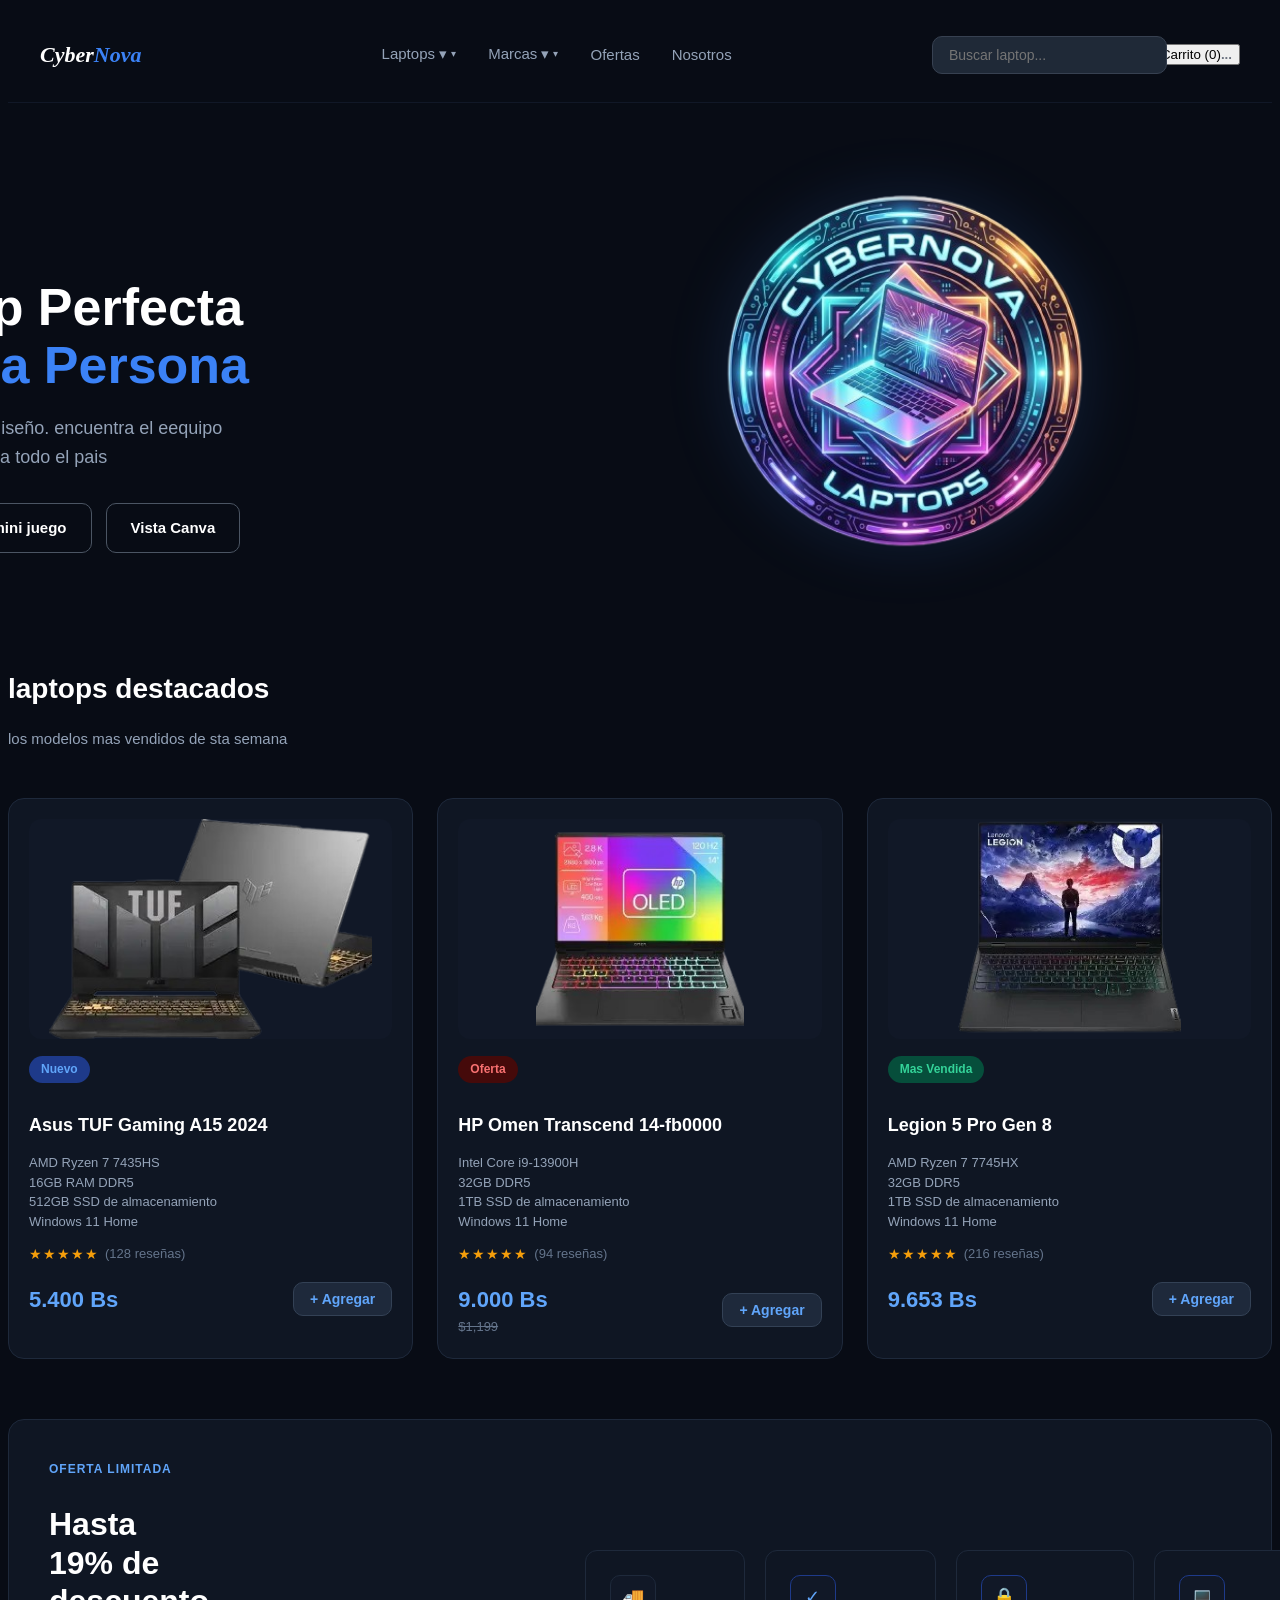
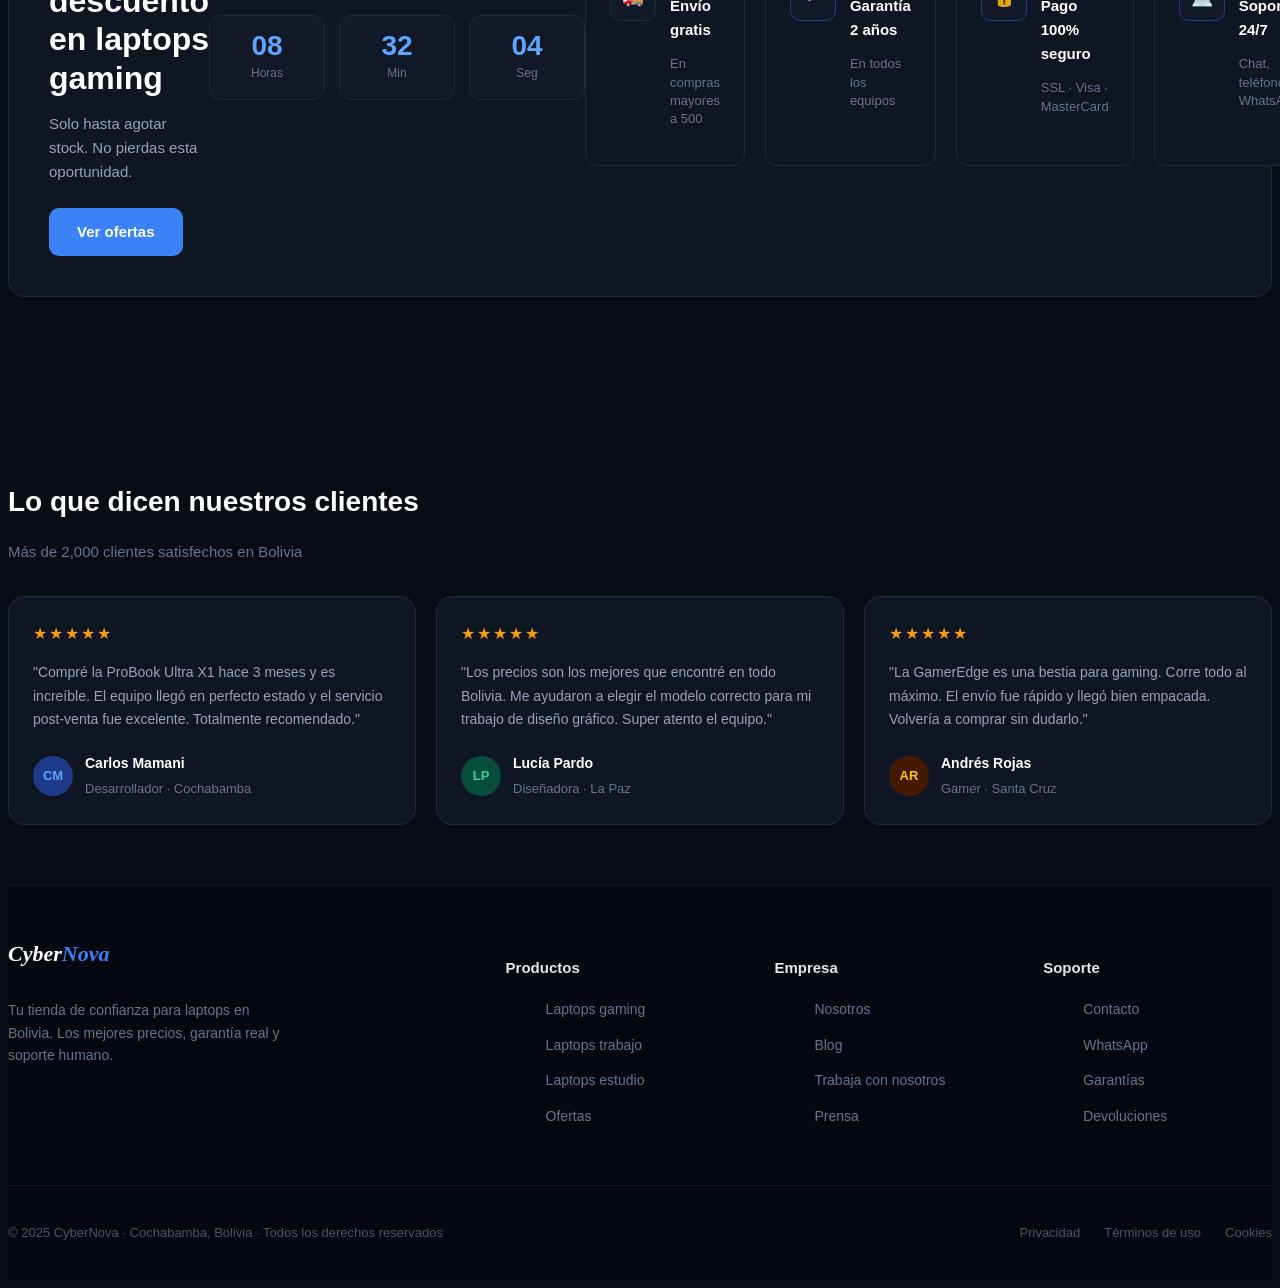
<file: index.html>
<!DOCTYPE html>
<html lang="es">
<head>
  <meta charset="UTF-8">
  <meta http-equiv="refresh" content="0; url=JS/pagina.html">
  <meta name="viewport" content="width=device-width, initial-scale=1.0">
  <title>Redirigiendo a CyberNova</title>
</head>
<body>
  <p>Si no te redirige automáticamente, haz clic en este enlace: <a href="JS/pagina.html">Abrir CyberNova</a></p>
</body>
</html>
</file>
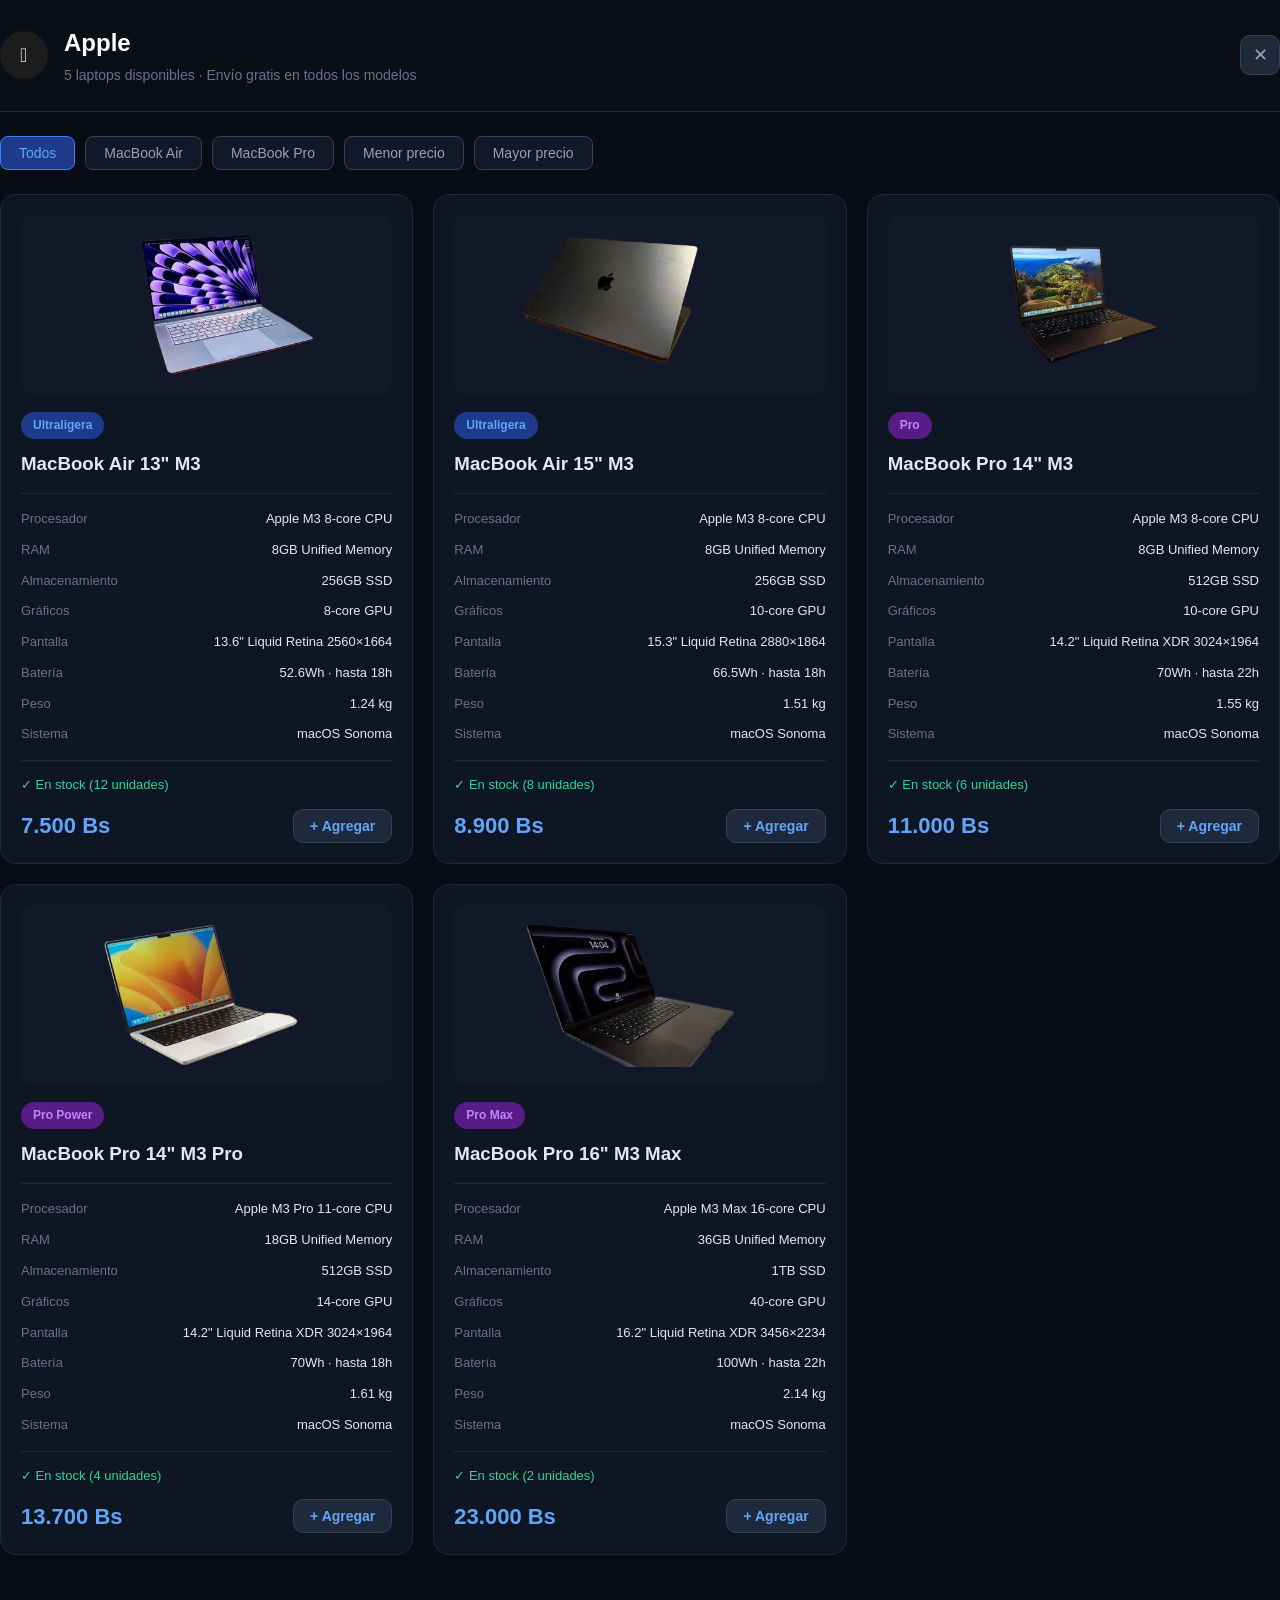
<file: JS/Apple.html>
﻿<!DOCTYPE html>
<html lang="es">
<head>
    <meta charset="UTF-8">
    <meta name="viewport" content="width=device-width, initial-scale=1.0">
    <title>Apple - CyberNova</title>
    <link rel="stylesheet" href="../CSS/marcas.css">
</head>
<body>

    <!-- Header marca -->
    <div class="brand-header">
        <div class="container brand-header-content">
            <div class="brand-info">
                <div class="brand-logo apple"></div>
                <div>
                    <h1>Apple</h1>
                    <p>5 laptops disponibles · Envío gratis en todos los modelos</p>
                </div>
            </div>
            <button class="close-btn" onclick="history.back()">✕</button>
        </div>
    </div>

    <!-- Filtros -->
    <div class="container">
        <div class="filters">
            <button class="filter-btn active" onclick="filterLaptops('all', this)">Todos</button>
            <button class="filter-btn" onclick="filterLaptops('macbookair', this)">MacBook Air</button>
            <button class="filter-btn" onclick="filterLaptops('macbookpro', this)">MacBook Pro</button>
            <button class="filter-btn" onclick="sortLaptops('asc', this)">Menor precio</button>
            <button class="filter-btn" onclick="sortLaptops('desc', this)">Mayor precio</button>
        </div>
    </div>

    <!-- Catálogo -->
    <section class="catalog">
        <div class="container">
            <div class="catalog-grid" id="catalog-grid">

                <!-- MacBook Air M3 13" -->
                <div class="laptop-card" data-category="macbookair" data-price="1099">
                    <div class="card-img">
                        <img src="../IMG/MacBook Air 13 M3.png" alt="MacBook Air M3">
                    </div>
                    <span class="badge-card blue">Ultraligera</span>
                    <h3>MacBook Air 13" M3</h3>
                    <div class="specs-table">
                        <div class="spec-row"><span>Procesador</span><strong>Apple M3 8-core CPU</strong></div>
                        <div class="spec-row"><span>RAM</span><strong>8GB Unified Memory</strong></div>
                        <div class="spec-row"><span>Almacenamiento</span><strong>256GB SSD</strong></div>
                        <div class="spec-row"><span>Gráficos</span><strong>8-core GPU</strong></div>
                        <div class="spec-row"><span>Pantalla</span><strong>13.6" Liquid Retina 2560×1664</strong></div>
                        <div class="spec-row"><span>Batería</span><strong>52.6Wh · hasta 18h</strong></div>
                        <div class="spec-row"><span>Peso</span><strong>1.24 kg</strong></div>
                        <div class="spec-row"><span>Sistema</span><strong>macOS Sonoma</strong></div>
                    </div>
                    <p class="stock">✓ En stock (12 unidades)</p>
                    <div class="card-footer-price">
                        <div>
                            <span class="price">7.500 Bs</span>
                        </div>
                        <button class="btn-add">+ Agregar</button>
                    </div>
                </div>

                <!-- MacBook Air M3 15" -->
                <div class="laptop-card" data-category="macbookair" data-price="1299">
                    <div class="card-img">
                        <img src="../IMG/MacBook Air 15 M3.png" alt="MacBook Air M3 15">
                    </div>
                    <span class="badge-card blue">Ultraligera</span>
                    <h3>MacBook Air 15" M3</h3>
                    <div class="specs-table">
                        <div class="spec-row"><span>Procesador</span><strong>Apple M3 8-core CPU</strong></div>
                        <div class="spec-row"><span>RAM</span><strong>8GB Unified Memory</strong></div>
                        <div class="spec-row"><span>Almacenamiento</span><strong>256GB SSD</strong></div>
                        <div class="spec-row"><span>Gráficos</span><strong>10-core GPU</strong></div>
                        <div class="spec-row"><span>Pantalla</span><strong>15.3" Liquid Retina 2880×1864</strong></div>
                        <div class="spec-row"><span>Batería</span><strong>66.5Wh · hasta 18h</strong></div>
                        <div class="spec-row"><span>Peso</span><strong>1.51 kg</strong></div>
                        <div class="spec-row"><span>Sistema</span><strong>macOS Sonoma</strong></div>
                    </div>
                    <p class="stock">✓ En stock (8 unidades)</p>
                    <div class="card-footer-price">
                        <div>
                            <span class="price">8.900 Bs</span>
                        </div>
                        <button class="btn-add">+ Agregar</button>
                    </div>
                </div>

                <!-- MacBook Pro 14" M3 -->
                <div class="laptop-card" data-category="macbookpro" data-price="1599">
                    <div class="card-img">
                        <img src="../IMG/MacBook Pro 14 M3.png" alt="MacBook Pro 14 M3">
                    </div>
                    <span class="badge-card purple">Pro</span>
                    <h3>MacBook Pro 14" M3</h3>
                    <div class="specs-table">
                        <div class="spec-row"><span>Procesador</span><strong>Apple M3 8-core CPU</strong></div>
                        <div class="spec-row"><span>RAM</span><strong>8GB Unified Memory</strong></div>
                        <div class="spec-row"><span>Almacenamiento</span><strong>512GB SSD</strong></div>
                        <div class="spec-row"><span>Gráficos</span><strong>10-core GPU</strong></div>
                        <div class="spec-row"><span>Pantalla</span><strong>14.2" Liquid Retina XDR 3024×1964</strong></div>
                        <div class="spec-row"><span>Batería</span><strong>70Wh · hasta 22h</strong></div>
                        <div class="spec-row"><span>Peso</span><strong>1.55 kg</strong></div>
                        <div class="spec-row"><span>Sistema</span><strong>macOS Sonoma</strong></div>
                    </div>
                    <p class="stock">✓ En stock (6 unidades)</p>
                    <div class="card-footer-price">
                        <div>
                            <span class="price">11.000 Bs</span>
                        </div>
                        <button class="btn-add">+ Agregar</button>
                    </div>
                </div>

                <!-- MacBook Pro 14" M3 Pro -->
                <div class="laptop-card" data-category="macbookpro" data-price="1999">
                    <div class="card-img">
                        <img src="../IMG/MacBook Pro 14 M3 Pro.png" alt="MacBook Pro 14 M3 Pro">
                    </div>
                    <span class="badge-card purple">Pro Power</span>
                    <h3>MacBook Pro 14" M3 Pro</h3>
                    <div class="specs-table">
                        <div class="spec-row"><span>Procesador</span><strong>Apple M3 Pro 11-core CPU</strong></div>
                        <div class="spec-row"><span>RAM</span><strong>18GB Unified Memory</strong></div>
                        <div class="spec-row"><span>Almacenamiento</span><strong>512GB SSD</strong></div>
                        <div class="spec-row"><span>Gráficos</span><strong>14-core GPU</strong></div>
                        <div class="spec-row"><span>Pantalla</span><strong>14.2" Liquid Retina XDR 3024×1964</strong></div>
                        <div class="spec-row"><span>Batería</span><strong>70Wh · hasta 18h</strong></div>
                        <div class="spec-row"><span>Peso</span><strong>1.61 kg</strong></div>
                        <div class="spec-row"><span>Sistema</span><strong>macOS Sonoma</strong></div>
                    </div>
                    <p class="stock">✓ En stock (4 unidades)</p>
                    <div class="card-footer-price">
                        <div>
                            <span class="price">13.700 Bs</span>
                        </div>
                        <button class="btn-add">+ Agregar</button>
                    </div>
                </div>

                <!-- MacBook Pro 16" M3 Max -->
                <div class="laptop-card" data-category="macbookpro" data-price="3499">
                    <div class="card-img">
                        <img src="../IMG/MacBook Pro 16 M3 Max.png" alt="MacBook Pro 16 M3 Max">
                    </div>
                    <span class="badge-card purple">Pro Max</span>
                    <h3>MacBook Pro 16" M3 Max</h3>
                    <div class="specs-table">
                        <div class="spec-row"><span>Procesador</span><strong>Apple M3 Max 16-core CPU</strong></div>
                        <div class="spec-row"><span>RAM</span><strong>36GB Unified Memory</strong></div>
                        <div class="spec-row"><span>Almacenamiento</span><strong>1TB SSD</strong></div>
                        <div class="spec-row"><span>Gráficos</span><strong>40-core GPU</strong></div>
                        <div class="spec-row"><span>Pantalla</span><strong>16.2" Liquid Retina XDR 3456×2234</strong></div>
                        <div class="spec-row"><span>Batería</span><strong>100Wh · hasta 22h</strong></div>
                        <div class="spec-row"><span>Peso</span><strong>2.14 kg</strong></div>
                        <div class="spec-row"><span>Sistema</span><strong>macOS Sonoma</strong></div>
                    </div>
                    <p class="stock">✓ En stock (2 unidades)</p>
                    <div class="card-footer-price">
                        <div>
                            <span class="price">23.000 Bs</span>
                        </div>
                        <button class="btn-add">+ Agregar</button>
                    </div>
                </div>

            </div>
        </div>
    </section>

    <script src="script.js"></script>
</body>
</html>
</file>
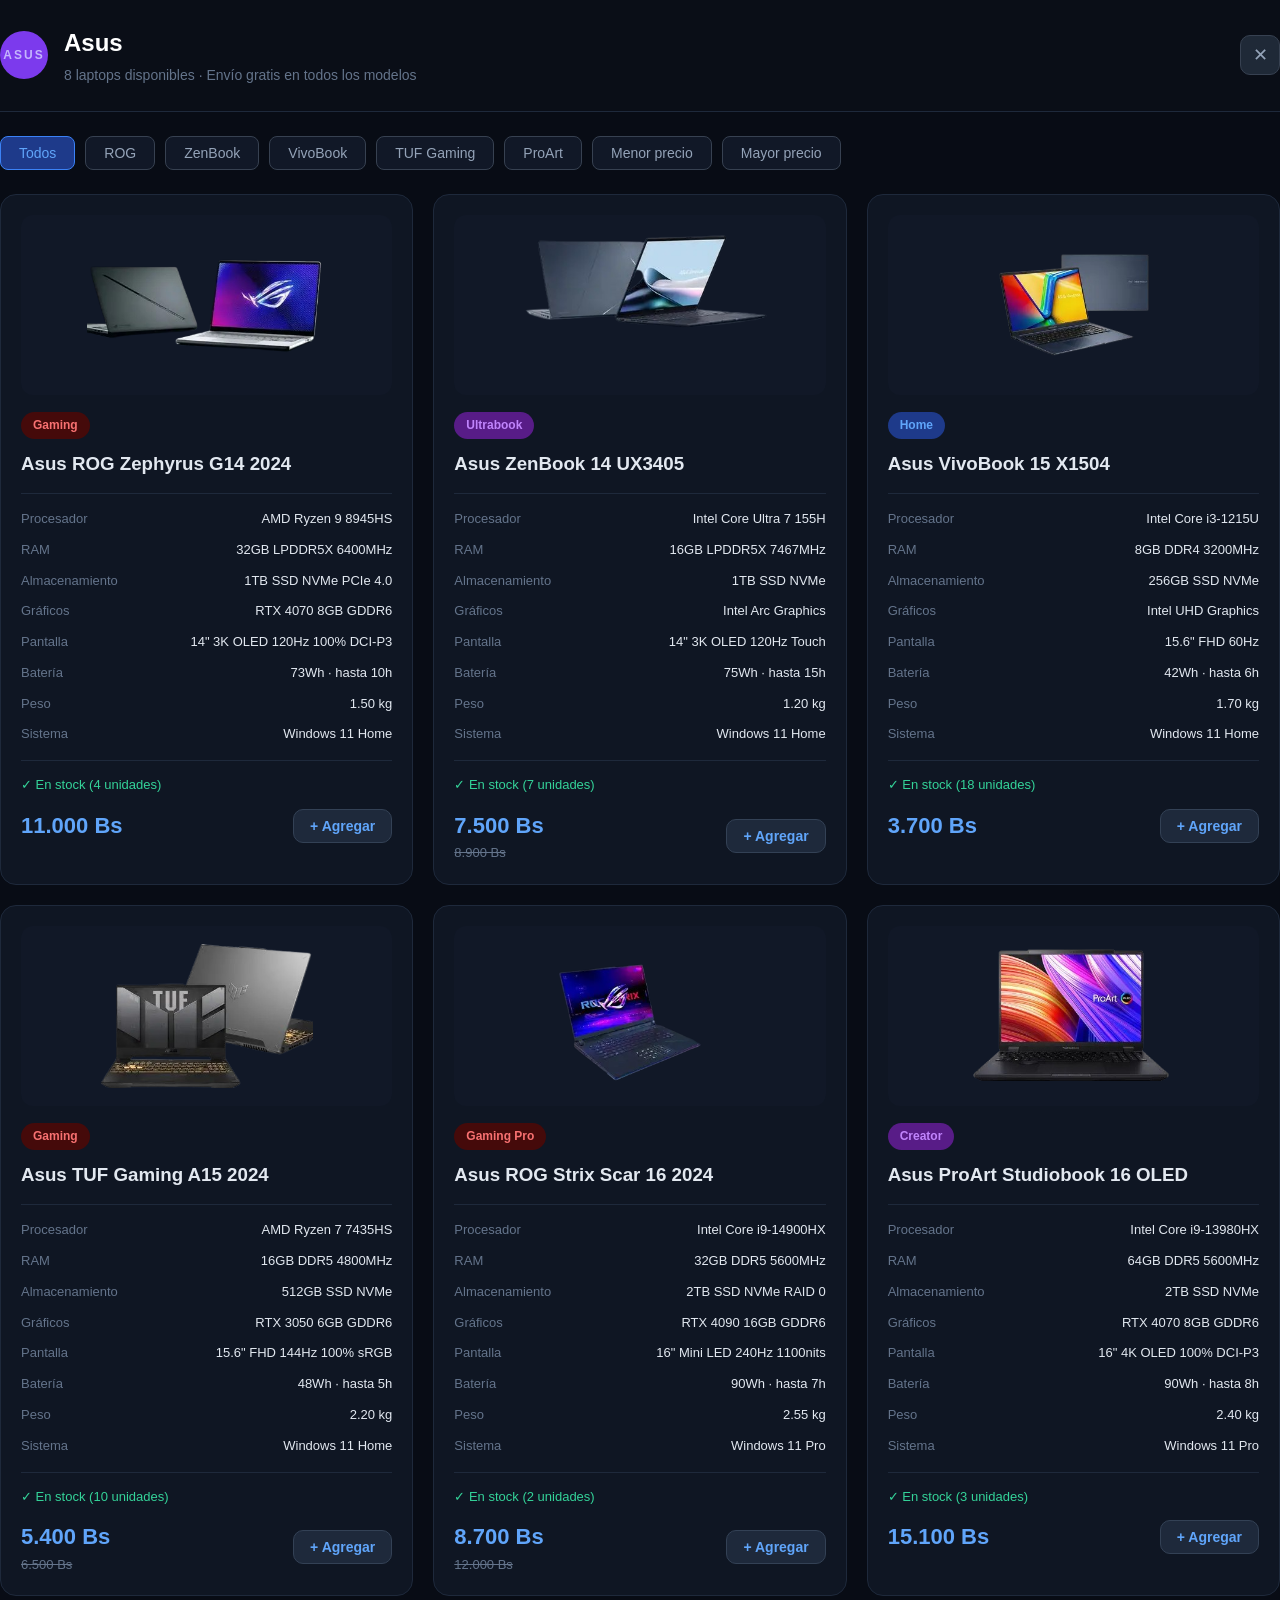
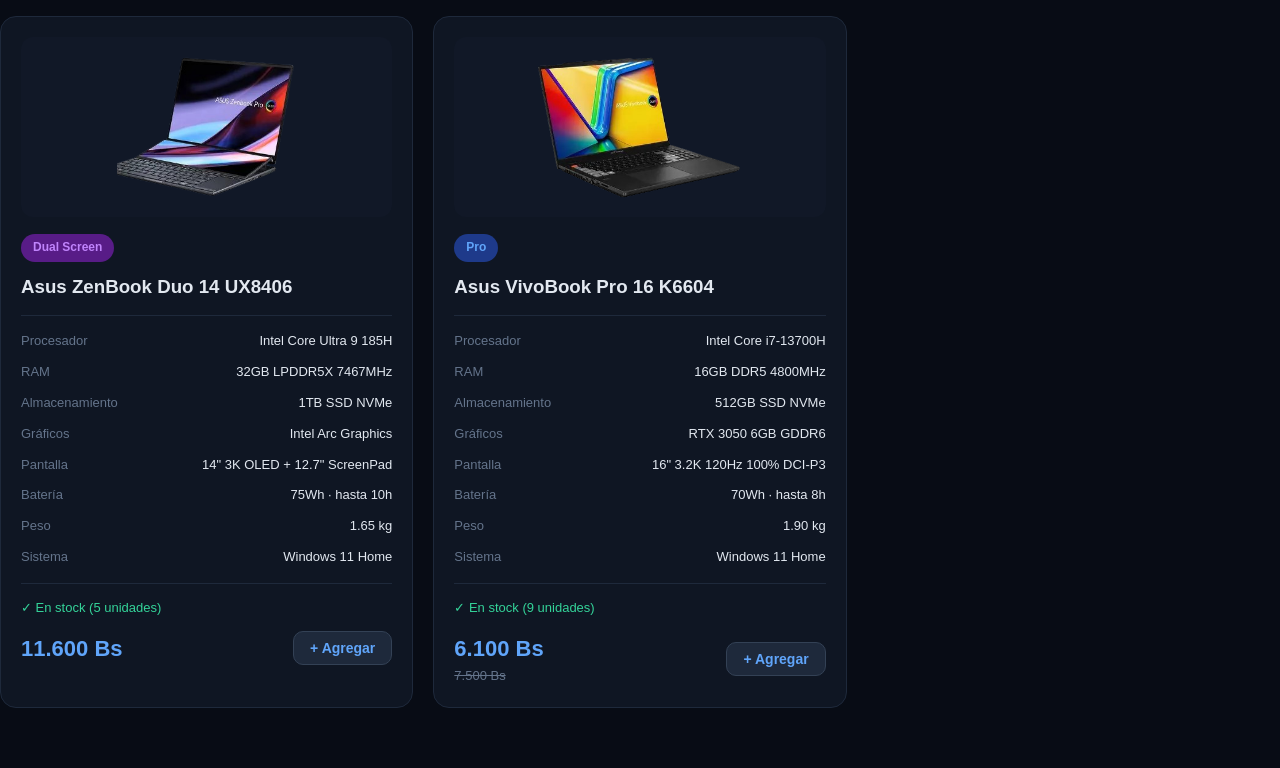
<file: JS/Asus.html>
﻿<!DOCTYPE html>
<html lang="es">
<head>
    <meta charset="UTF-8">
    <meta name="viewport" content="width=device-width, initial-scale=1.0">
    <title>Asus - CyberNova</title>
    <link rel="stylesheet" href="../CSS/marcas.css">
</head>
<body>

    <!-- Header marca -->
    <div class="brand-header">
        <div class="container brand-header-content">
            <div class="brand-info">
                <div class="brand-logo asus">ASUS</div>
                <div>
                    <h1>Asus</h1>
                    <p>8 laptops disponibles · Envío gratis en todos los modelos</p>
                </div>
            </div>
            <button class="close-btn" onclick="history.back()">✕</button>
        </div>
    </div>

    <!-- Filtros -->
    <div class="container">
        <div class="filters">
            <button class="filter-btn active" onclick="filterLaptops('all', this)">Todos</button>
            <button class="filter-btn" onclick="filterLaptops('rog', this)">ROG</button>
            <button class="filter-btn" onclick="filterLaptops('zenbook', this)">ZenBook</button>
            <button class="filter-btn" onclick="filterLaptops('vivobook', this)">VivoBook</button>
            <button class="filter-btn" onclick="filterLaptops('tuf', this)">TUF Gaming</button>
            <button class="filter-btn" onclick="filterLaptops('proart', this)">ProArt</button>
            <button class="filter-btn" onclick="sortLaptops('asc', this)">Menor precio</button>
            <button class="filter-btn" onclick="sortLaptops('desc', this)">Mayor precio</button>
        </div>
    </div>

    <!-- Catálogo -->
    <section class="catalog">
        <div class="container">
            <div class="catalog-grid" id="catalog-grid">

                <!-- Asus ROG Zephyrus G14 -->
                <div class="laptop-card" data-category="rog" data-price="1599">
                    <div class="card-img">
                        <img src="../IMG/Asus ROG Zephyrus G14 2024.png" alt="Asus ROG Zephyrus G14">
                    </div>
                    <span class="badge-card red">Gaming</span>
                    <h3>Asus ROG Zephyrus G14 2024</h3>
                    <div class="specs-table">
                        <div class="spec-row"><span>Procesador</span><strong>AMD Ryzen 9 8945HS</strong></div>
                        <div class="spec-row"><span>RAM</span><strong>32GB LPDDR5X 6400MHz</strong></div>
                        <div class="spec-row"><span>Almacenamiento</span><strong>1TB SSD NVMe PCIe 4.0</strong></div>
                        <div class="spec-row"><span>Gráficos</span><strong>RTX 4070 8GB GDDR6</strong></div>
                        <div class="spec-row"><span>Pantalla</span><strong>14" 3K OLED 120Hz 100% DCI-P3</strong></div>
                        <div class="spec-row"><span>Batería</span><strong>73Wh · hasta 10h</strong></div>
                        <div class="spec-row"><span>Peso</span><strong>1.50 kg</strong></div>
                        <div class="spec-row"><span>Sistema</span><strong>Windows 11 Home</strong></div>
                    </div>
                    <p class="stock">✓ En stock (4 unidades)</p>
                    <div class="card-footer-price">
                        <div>
                            <span class="price">11.000 Bs</span>
                        </div>
                        <button class="btn-add">+ Agregar</button>
                    </div>
                </div>

                <!-- Asus ZenBook 14 -->
                <div class="laptop-card" data-category="zenbook" data-price="1099">
                    <div class="card-img">
                        <img src="../IMG/Asus ZenBook 14 UX3405.png" alt="Asus ZenBook 14">
                    </div>
                    <span class="badge-card purple">Ultrabook</span>
                    <h3>Asus ZenBook 14 UX3405</h3>
                    <div class="specs-table">
                        <div class="spec-row"><span>Procesador</span><strong>Intel Core Ultra 7 155H</strong></div>
                        <div class="spec-row"><span>RAM</span><strong>16GB LPDDR5X 7467MHz</strong></div>
                        <div class="spec-row"><span>Almacenamiento</span><strong>1TB SSD NVMe</strong></div>
                        <div class="spec-row"><span>Gráficos</span><strong>Intel Arc Graphics</strong></div>
                        <div class="spec-row"><span>Pantalla</span><strong>14" 3K OLED 120Hz Touch</strong></div>
                        <div class="spec-row"><span>Batería</span><strong>75Wh · hasta 15h</strong></div>
                        <div class="spec-row"><span>Peso</span><strong>1.20 kg</strong></div>
                        <div class="spec-row"><span>Sistema</span><strong>Windows 11 Home</strong></div>
                    </div>
                    <p class="stock">✓ En stock (7 unidades)</p>
                    <div class="card-footer-price">
                        <div>
                            <span class="price">7.500 Bs</span>
                            <span class="old-price">8.900 Bs</span>
                        </div>
                        <button class="btn-add">+ Agregar</button>
                    </div>
                </div>

                <!-- Asus VivoBook 15 -->
                <div class="laptop-card" data-category="vivobook" data-price="549">
                    <div class="card-img">
                        <img src="../IMG/Asus VivoBook 15 X1504.png" alt="Asus VivoBook 15">
                    </div>
                    <span class="badge-card blue">Home</span>
                    <h3>Asus VivoBook 15 X1504</h3>
                    <div class="specs-table">
                        <div class="spec-row"><span>Procesador</span><strong>Intel Core i3-1215U</strong></div>
                        <div class="spec-row"><span>RAM</span><strong>8GB DDR4 3200MHz</strong></div>
                        <div class="spec-row"><span>Almacenamiento</span><strong>256GB SSD NVMe</strong></div>
                        <div class="spec-row"><span>Gráficos</span><strong>Intel UHD Graphics</strong></div>
                        <div class="spec-row"><span>Pantalla</span><strong>15.6" FHD 60Hz</strong></div>
                        <div class="spec-row"><span>Batería</span><strong>42Wh · hasta 6h</strong></div>
                        <div class="spec-row"><span>Peso</span><strong>1.70 kg</strong></div>
                        <div class="spec-row"><span>Sistema</span><strong>Windows 11 Home</strong></div>
                    </div>
                    <p class="stock">✓ En stock (18 unidades)</p>
                    <div class="card-footer-price">
                        <div>
                            <span class="price">3.700 Bs</span>
                        </div>
                        <button class="btn-add">+ Agregar</button>
                    </div>
                </div>

                <!-- Asus TUF Gaming A15 -->
                <div class="laptop-card" data-category="tuf" data-price="799">
                    <div class="card-img">
                        <img src="../IMG/Asus TUF Gaming A15 2024.png" alt="Asus TUF Gaming A15">
                    </div>
                    <span class="badge-card red">Gaming</span>
                    <h3>Asus TUF Gaming A15 2024</h3>
                    <div class="specs-table">
                        <div class="spec-row"><span>Procesador</span><strong>AMD Ryzen 7 7435HS</strong></div>
                        <div class="spec-row"><span>RAM</span><strong>16GB DDR5 4800MHz</strong></div>
                        <div class="spec-row"><span>Almacenamiento</span><strong>512GB SSD NVMe</strong></div>
                        <div class="spec-row"><span>Gráficos</span><strong>RTX 3050 6GB GDDR6</strong></div>
                        <div class="spec-row"><span>Pantalla</span><strong>15.6" FHD 144Hz 100% sRGB</strong></div>
                        <div class="spec-row"><span>Batería</span><strong>48Wh · hasta 5h</strong></div>
                        <div class="spec-row"><span>Peso</span><strong>2.20 kg</strong></div>
                        <div class="spec-row"><span>Sistema</span><strong>Windows 11 Home</strong></div>
                    </div>
                    <p class="stock">✓ En stock (10 unidades)</p>
                    <div class="card-footer-price">
                        <div>
                            <span class="price">5.400 Bs</span>
                            <span class="old-price">6.500 Bs</span>
                        </div>
                        <button class="btn-add">+ Agregar</button>
                    </div>
                </div>

                <!-- Asus ROG Strix Scar 16 -->
                <div class="laptop-card" data-category="rog" data-price="2899">
                    <div class="card-img">
                        <img src="../IMG/Asus ROG Strix Scar 16 2024.png" alt="Asus ROG Strix Scar 16">
                    </div>
                    <span class="badge-card red">Gaming Pro</span>
                    <h3>Asus ROG Strix Scar 16 2024</h3>
                    <div class="specs-table">
                        <div class="spec-row"><span>Procesador</span><strong>Intel Core i9-14900HX</strong></div>
                        <div class="spec-row"><span>RAM</span><strong>32GB DDR5 5600MHz</strong></div>
                        <div class="spec-row"><span>Almacenamiento</span><strong>2TB SSD NVMe RAID 0</strong></div>
                        <div class="spec-row"><span>Gráficos</span><strong>RTX 4090 16GB GDDR6</strong></div>
                        <div class="spec-row"><span>Pantalla</span><strong>16" Mini LED 240Hz 1100nits</strong></div>
                        <div class="spec-row"><span>Batería</span><strong>90Wh · hasta 7h</strong></div>
                        <div class="spec-row"><span>Peso</span><strong>2.55 kg</strong></div>
                        <div class="spec-row"><span>Sistema</span><strong>Windows 11 Pro</strong></div>
                    </div>
                    <p class="stock">✓ En stock (2 unidades)</p>
                    <div class="card-footer-price">
                        <div>
                            <span class="price">8.700 Bs</span>
                            <span class="old-price">12.000 Bs</span>
                        </div>
                        <button class="btn-add">+ Agregar</button>
                    </div>
                </div>

                <!-- Asus ProArt Studiobook 16 -->
                <div class="laptop-card" data-category="proart" data-price="2199">
                    <div class="card-img">
                        <img src="../IMG/Asus ProArt Studiobook 16 OLED.png" alt="Asus ProArt Studiobook 16">
                    </div>
                    <span class="badge-card purple">Creator</span>
                    <h3>Asus ProArt Studiobook 16 OLED</h3>
                    <div class="specs-table">
                        <div class="spec-row"><span>Procesador</span><strong>Intel Core i9-13980HX</strong></div>
                        <div class="spec-row"><span>RAM</span><strong>64GB DDR5 5600MHz</strong></div>
                        <div class="spec-row"><span>Almacenamiento</span><strong>2TB SSD NVMe</strong></div>
                        <div class="spec-row"><span>Gráficos</span><strong>RTX 4070 8GB GDDR6</strong></div>
                        <div class="spec-row"><span>Pantalla</span><strong>16" 4K OLED 100% DCI-P3</strong></div>
                        <div class="spec-row"><span>Batería</span><strong>90Wh · hasta 8h</strong></div>
                        <div class="spec-row"><span>Peso</span><strong>2.40 kg</strong></div>
                        <div class="spec-row"><span>Sistema</span><strong>Windows 11 Pro</strong></div>
                    </div>
                    <p class="stock">✓ En stock (3 unidades)</p>
                    <div class="card-footer-price">
                        <div>
                            <span class="price">15.100 Bs</span>
                        </div>
                        <button class="btn-add">+ Agregar</button>
                    </div>
                </div>

                <!-- Asus ZenBook Duo 14 -->
                <div class="laptop-card" data-category="zenbook" data-price="1699">
                    <div class="card-img">
                        <img src="../IMG/Asus ZenBook Duo 14 UX8406.png" alt="Asus ZenBook Duo 14">
                    </div>
                    <span class="badge-card purple">Dual Screen</span>
                    <h3>Asus ZenBook Duo 14 UX8406</h3>
                    <div class="specs-table">
                        <div class="spec-row"><span>Procesador</span><strong>Intel Core Ultra 9 185H</strong></div>
                        <div class="spec-row"><span>RAM</span><strong>32GB LPDDR5X 7467MHz</strong></div>
                        <div class="spec-row"><span>Almacenamiento</span><strong>1TB SSD NVMe</strong></div>
                        <div class="spec-row"><span>Gráficos</span><strong>Intel Arc Graphics</strong></div>
                        <div class="spec-row"><span>Pantalla</span><strong>14" 3K OLED + 12.7" ScreenPad</strong></div>
                        <div class="spec-row"><span>Batería</span><strong>75Wh · hasta 10h</strong></div>
                        <div class="spec-row"><span>Peso</span><strong>1.65 kg</strong></div>
                        <div class="spec-row"><span>Sistema</span><strong>Windows 11 Home</strong></div>
                    </div>
                    <p class="stock">✓ En stock (5 unidades)</p>
                    <div class="card-footer-price">
                        <div>
                            <span class="price">11.600 Bs</span>
                        </div>
                        <button class="btn-add">+ Agregar</button>
                    </div>
                </div>

                <!-- Asus VivoBook Pro 16 -->
                <div class="laptop-card" data-category="vivobook" data-price="899">
                    <div class="card-img">
                        <img src="../IMG/Asus VivoBook Pro 16 K6604.png" alt="Asus VivoBook Pro 16">
                    </div>
                    <span class="badge-card blue">Pro</span>
                    <h3>Asus VivoBook Pro 16 K6604</h3>
                    <div class="specs-table">
                        <div class="spec-row"><span>Procesador</span><strong>Intel Core i7-13700H</strong></div>
                        <div class="spec-row"><span>RAM</span><strong>16GB DDR5 4800MHz</strong></div>
                        <div class="spec-row"><span>Almacenamiento</span><strong>512GB SSD NVMe</strong></div>
                        <div class="spec-row"><span>Gráficos</span><strong>RTX 3050 6GB GDDR6</strong></div>
                        <div class="spec-row"><span>Pantalla</span><strong>16" 3.2K 120Hz 100% DCI-P3</strong></div>
                        <div class="spec-row"><span>Batería</span><strong>70Wh · hasta 8h</strong></div>
                        <div class="spec-row"><span>Peso</span><strong>1.90 kg</strong></div>
                        <div class="spec-row"><span>Sistema</span><strong>Windows 11 Home</strong></div>
                    </div>
                    <p class="stock">✓ En stock (9 unidades)</p>
                    <div class="card-footer-price">
                        <div>
                            <span class="price">6.100 Bs</span>
                            <span class="old-price">7.500 Bs</span>
                        </div>
                        <button class="btn-add">+ Agregar</button>
                    </div>
                </div>

            </div>
        </div>
    </section>

    <script src="script.js"></script>
</body>
</html>
</file>
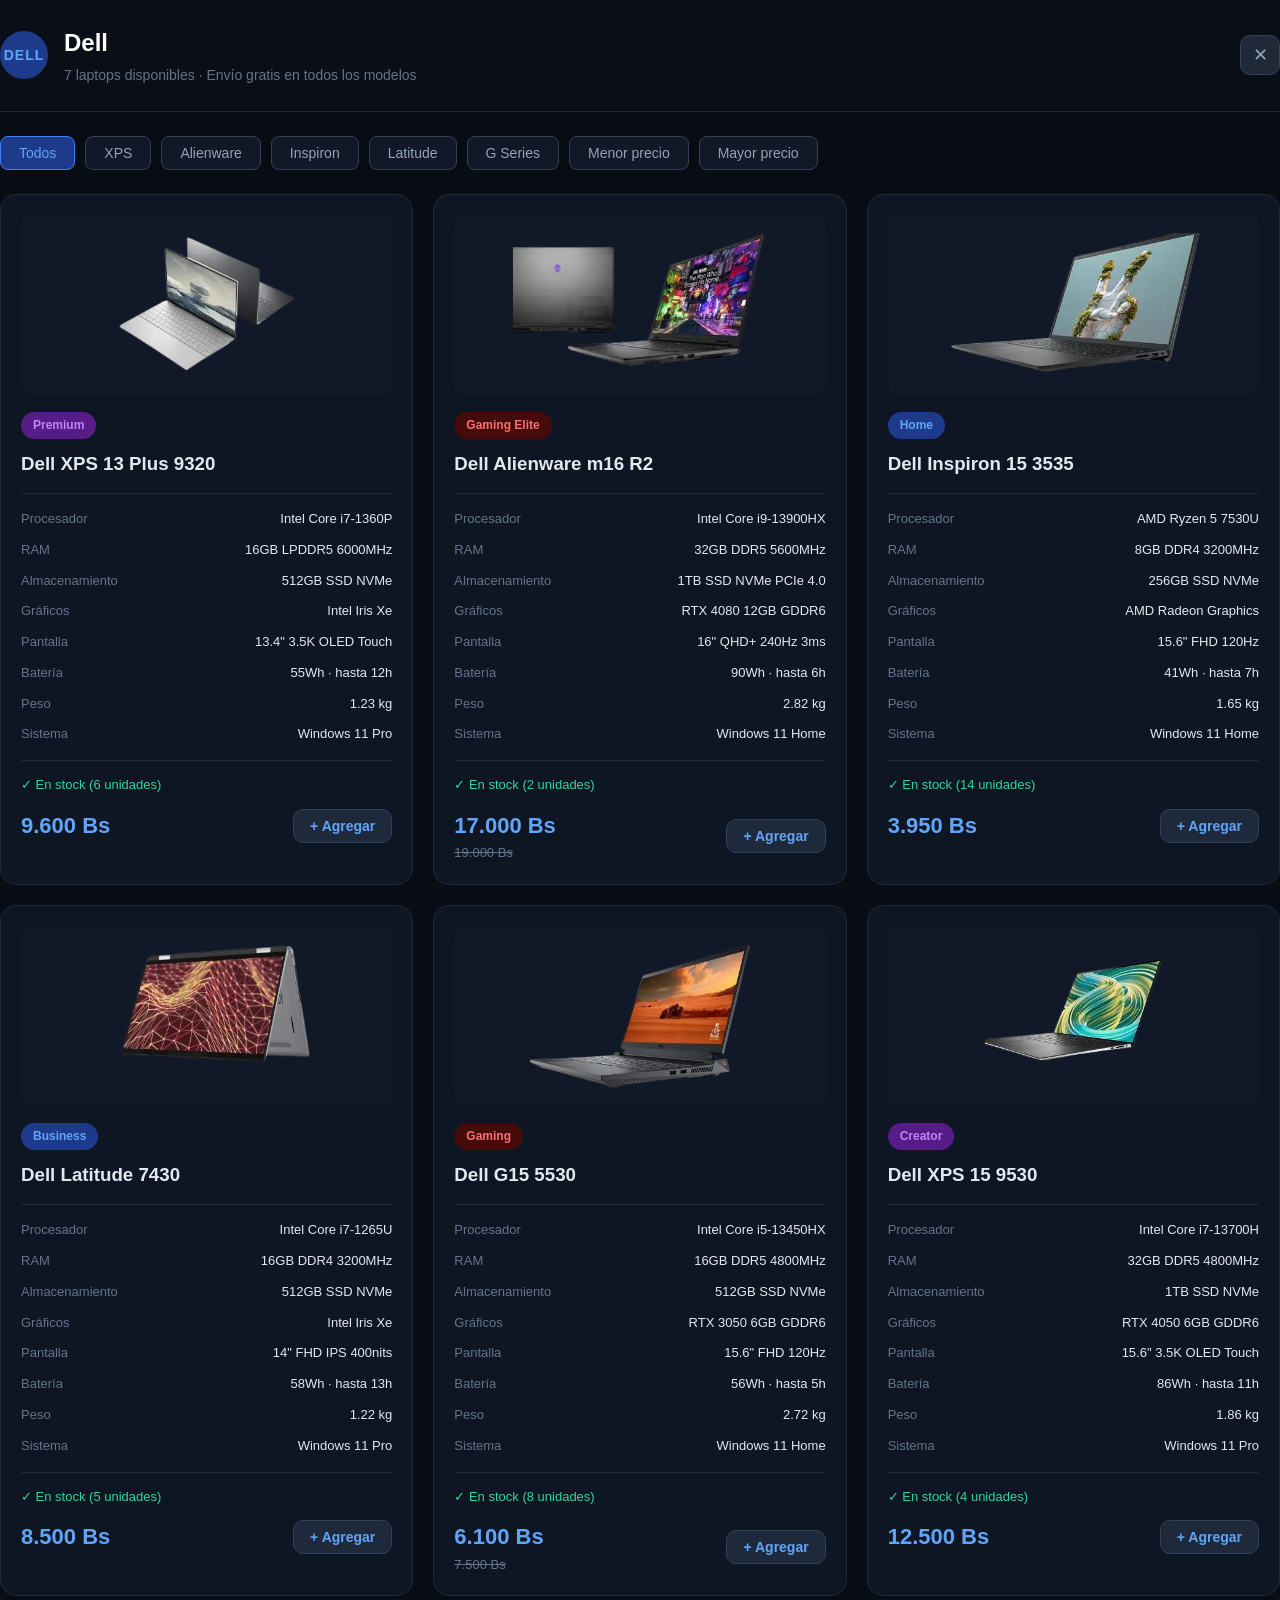
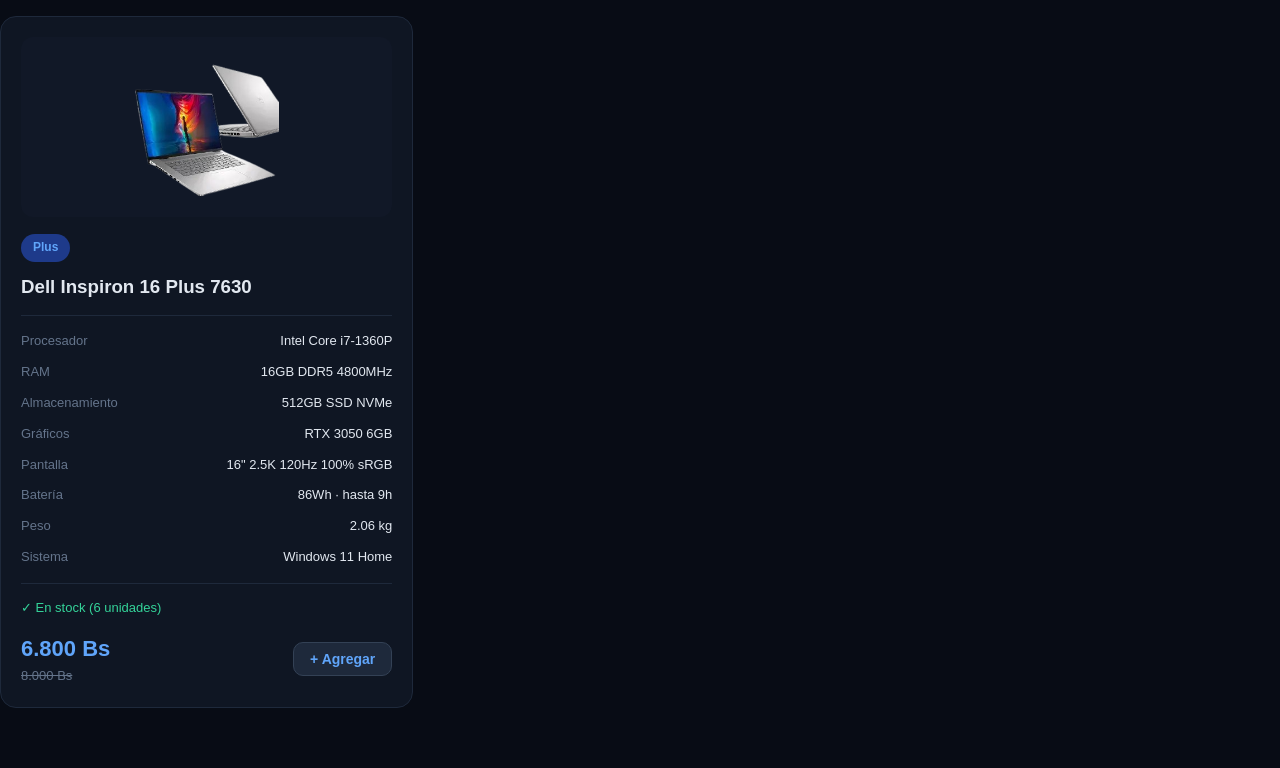
<file: JS/Dell.html>
﻿<!DOCTYPE html>
<html lang="es">
<head>
    <meta charset="UTF-8">
    <meta name="viewport" content="width=device-width, initial-scale=1.0">
    <title>Dell - CyberNova</title>
    <link rel="stylesheet" href="../CSS/marcas.css">
</head>
<body>

    <!-- Header marca -->
    <div class="brand-header">
        <div class="container brand-header-content">
            <div class="brand-info">
                <div class="brand-logo dell">DELL</div>
                <div>
                    <h1>Dell</h1>
                    <p>7 laptops disponibles · Envío gratis en todos los modelos</p>
                </div>
            </div>
            <button class="close-btn" onclick="history.back()">✕</button>
        </div>
    </div>

    <!-- Filtros -->
    <div class="container">
        <div class="filters">
            <button class="filter-btn active" onclick="filterLaptops('all', this)">Todos</button>
            <button class="filter-btn" onclick="filterLaptops('xps', this)">XPS</button>
            <button class="filter-btn" onclick="filterLaptops('alienware', this)">Alienware</button>
            <button class="filter-btn" onclick="filterLaptops('inspiron', this)">Inspiron</button>
            <button class="filter-btn" onclick="filterLaptops('latitude', this)">Latitude</button>
            <button class="filter-btn" onclick="filterLaptops('gseries', this)">G Series</button>
            <button class="filter-btn" onclick="sortLaptops('asc', this)">Menor precio</button>
            <button class="filter-btn" onclick="sortLaptops('desc', this)">Mayor precio</button>
        </div>
    </div>

    <!-- Catálogo -->
    <section class="catalog">
        <div class="container">
            <div class="catalog-grid" id="catalog-grid">

                <!-- Dell XPS 13 Plus -->
                <div class="laptop-card" data-category="xps" data-price="1399">
                    <div class="card-img">
                        <img src="../IMG/Dell XPS 13 Plus 9320.png" alt="Dell XPS 13 Plus">
                    </div>
                    <span class="badge-card purple">Premium</span>
                    <h3>Dell XPS 13 Plus 9320</h3>
                    <div class="specs-table">
                        <div class="spec-row"><span>Procesador</span><strong>Intel Core i7-1360P</strong></div>
                        <div class="spec-row"><span>RAM</span><strong>16GB LPDDR5 6000MHz</strong></div>
                        <div class="spec-row"><span>Almacenamiento</span><strong>512GB SSD NVMe</strong></div>
                        <div class="spec-row"><span>Gráficos</span><strong>Intel Iris Xe</strong></div>
                        <div class="spec-row"><span>Pantalla</span><strong>13.4" 3.5K OLED Touch</strong></div>
                        <div class="spec-row"><span>Batería</span><strong>55Wh · hasta 12h</strong></div>
                        <div class="spec-row"><span>Peso</span><strong>1.23 kg</strong></div>
                        <div class="spec-row"><span>Sistema</span><strong>Windows 11 Pro</strong></div>
                    </div>
                    <p class="stock">✓ En stock (6 unidades)</p>
                    <div class="card-footer-price">
                        <div>
                            <span class="price">9.600 Bs</span>
                        </div>
                        <button class="btn-add">+ Agregar</button>
                    </div>
                </div>

                <!-- Dell Alienware m16 -->
                <div class="laptop-card" data-category="alienware" data-price="2499">
                    <div class="card-img">
                        <img src="../IMG/Dell Alienware m16 R2.png" alt="Dell Alienware m16">
                    </div>
                    <span class="badge-card red">Gaming Elite</span>
                    <h3>Dell Alienware m16 R2</h3>
                    <div class="specs-table">
                        <div class="spec-row"><span>Procesador</span><strong>Intel Core i9-13900HX</strong></div>
                        <div class="spec-row"><span>RAM</span><strong>32GB DDR5 5600MHz</strong></div>
                        <div class="spec-row"><span>Almacenamiento</span><strong>1TB SSD NVMe PCIe 4.0</strong></div>
                        <div class="spec-row"><span>Gráficos</span><strong>RTX 4080 12GB GDDR6</strong></div>
                        <div class="spec-row"><span>Pantalla</span><strong>16" QHD+ 240Hz 3ms</strong></div>
                        <div class="spec-row"><span>Batería</span><strong>90Wh · hasta 6h</strong></div>
                        <div class="spec-row"><span>Peso</span><strong>2.82 kg</strong></div>
                        <div class="spec-row"><span>Sistema</span><strong>Windows 11 Home</strong></div>
                    </div>
                    <p class="stock">✓ En stock (2 unidades)</p>
                    <div class="card-footer-price">
                        <div>
                            <span class="price">17.000 Bs</span>
                            <span class="old-price">19.000 Bs</span>
                        </div>
                        <button class="btn-add">+ Agregar</button>
                    </div>
                </div>

                <!-- Dell Inspiron 15 -->
                <div class="laptop-card" data-category="inspiron" data-price="579">
                    <div class="card-img">
                        <img src="../IMG/Dell Inspiron 15 3535.png" alt="Dell Inspiron 15">
                    </div>
                    <span class="badge-card blue">Home</span>
                    <h3>Dell Inspiron 15 3535</h3>
                    <div class="specs-table">
                        <div class="spec-row"><span>Procesador</span><strong>AMD Ryzen 5 7530U</strong></div>
                        <div class="spec-row"><span>RAM</span><strong>8GB DDR4 3200MHz</strong></div>
                        <div class="spec-row"><span>Almacenamiento</span><strong>256GB SSD NVMe</strong></div>
                        <div class="spec-row"><span>Gráficos</span><strong>AMD Radeon Graphics</strong></div>
                        <div class="spec-row"><span>Pantalla</span><strong>15.6" FHD 120Hz</strong></div>
                        <div class="spec-row"><span>Batería</span><strong>41Wh · hasta 7h</strong></div>
                        <div class="spec-row"><span>Peso</span><strong>1.65 kg</strong></div>
                        <div class="spec-row"><span>Sistema</span><strong>Windows 11 Home</strong></div>
                    </div>
                    <p class="stock">✓ En stock (14 unidades)</p>
                    <div class="card-footer-price">
                        <div>
                            <span class="price">3.950 Bs</span>
                        </div>
                        <button class="btn-add">+ Agregar</button>
                    </div>
                </div>

                <!-- Dell Latitude 7430 -->
                <div class="laptop-card" data-category="latitude" data-price="1249">
                    <div class="card-img">
                        <img src="../IMG/Dell Latitude 7430.png" alt="Dell Latitude 7430">
                    </div>
                    <span class="badge-card blue">Business</span>
                    <h3>Dell Latitude 7430</h3>
                    <div class="specs-table">
                        <div class="spec-row"><span>Procesador</span><strong>Intel Core i7-1265U</strong></div>
                        <div class="spec-row"><span>RAM</span><strong>16GB DDR4 3200MHz</strong></div>
                        <div class="spec-row"><span>Almacenamiento</span><strong>512GB SSD NVMe</strong></div>
                        <div class="spec-row"><span>Gráficos</span><strong>Intel Iris Xe</strong></div>
                        <div class="spec-row"><span>Pantalla</span><strong>14" FHD IPS 400nits</strong></div>
                        <div class="spec-row"><span>Batería</span><strong>58Wh · hasta 13h</strong></div>
                        <div class="spec-row"><span>Peso</span><strong>1.22 kg</strong></div>
                        <div class="spec-row"><span>Sistema</span><strong>Windows 11 Pro</strong></div>
                    </div>
                    <p class="stock">✓ En stock (5 unidades)</p>
                    <div class="card-footer-price">
                        <div>
                            <span class="price">8.500 Bs</span>
                        </div>
                        <button class="btn-add">+ Agregar</button>
                    </div>
                </div>

                <!-- Dell G15 5530 -->
                <div class="laptop-card" data-category="gseries" data-price="899">
                    <div class="card-img">
                        <img src="../IMG/Dell G15 5530.png" alt="Dell G15">
                    </div>
                    <span class="badge-card red">Gaming</span>
                    <h3>Dell G15 5530</h3>
                    <div class="specs-table">
                        <div class="spec-row"><span>Procesador</span><strong>Intel Core i5-13450HX</strong></div>
                        <div class="spec-row"><span>RAM</span><strong>16GB DDR5 4800MHz</strong></div>
                        <div class="spec-row"><span>Almacenamiento</span><strong>512GB SSD NVMe</strong></div>
                        <div class="spec-row"><span>Gráficos</span><strong>RTX 3050 6GB GDDR6</strong></div>
                        <div class="spec-row"><span>Pantalla</span><strong>15.6" FHD 120Hz</strong></div>
                        <div class="spec-row"><span>Batería</span><strong>56Wh · hasta 5h</strong></div>
                        <div class="spec-row"><span>Peso</span><strong>2.72 kg</strong></div>
                        <div class="spec-row"><span>Sistema</span><strong>Windows 11 Home</strong></div>
                    </div>
                    <p class="stock">✓ En stock (8 unidades)</p>
                    <div class="card-footer-price">
                        <div>
                            <span class="price">6.100 Bs</span>
                            <span class="old-price">7.500 Bs</span>
                        </div>
                        <button class="btn-add">+ Agregar</button>
                    </div>
                </div>

                <!-- Dell XPS 15 -->
                <div class="laptop-card" data-category="xps" data-price="1899">
                    <div class="card-img">
                        <img src="../IMG/Dell XPS 15 9530.png" alt="Dell XPS 15">
                    </div>
                    <span class="badge-card purple">Creator</span>
                    <h3>Dell XPS 15 9530</h3>
                    <div class="specs-table">
                        <div class="spec-row"><span>Procesador</span><strong>Intel Core i7-13700H</strong></div>
                        <div class="spec-row"><span>RAM</span><strong>32GB DDR5 4800MHz</strong></div>
                        <div class="spec-row"><span>Almacenamiento</span><strong>1TB SSD NVMe</strong></div>
                        <div class="spec-row"><span>Gráficos</span><strong>RTX 4050 6GB GDDR6</strong></div>
                        <div class="spec-row"><span>Pantalla</span><strong>15.6" 3.5K OLED Touch</strong></div>
                        <div class="spec-row"><span>Batería</span><strong>86Wh · hasta 11h</strong></div>
                        <div class="spec-row"><span>Peso</span><strong>1.86 kg</strong></div>
                        <div class="spec-row"><span>Sistema</span><strong>Windows 11 Pro</strong></div>
                    </div>
                    <p class="stock">✓ En stock (4 unidades)</p>
                    <div class="card-footer-price">
                        <div>
                            <span class="price">12.500 Bs</span>
                        </div>
                        <button class="btn-add">+ Agregar</button>
                    </div>
                </div>

                <!-- Dell Inspiron 16 Plus -->
                <div class="laptop-card" data-category="inspiron" data-price="999">
                    <div class="card-img">
                        <img src="../IMG/Dell Inspiron 16 Plus 7630.png" alt="Dell Inspiron 16 Plus">
                    </div>
                    <span class="badge-card blue">Plus</span>
                    <h3>Dell Inspiron 16 Plus 7630</h3>
                    <div class="specs-table">
                        <div class="spec-row"><span>Procesador</span><strong>Intel Core i7-1360P</strong></div>
                        <div class="spec-row"><span>RAM</span><strong>16GB DDR5 4800MHz</strong></div>
                        <div class="spec-row"><span>Almacenamiento</span><strong>512GB SSD NVMe</strong></div>
                        <div class="spec-row"><span>Gráficos</span><strong>RTX 3050 6GB</strong></div>
                        <div class="spec-row"><span>Pantalla</span><strong>16" 2.5K 120Hz 100% sRGB</strong></div>
                        <div class="spec-row"><span>Batería</span><strong>86Wh · hasta 9h</strong></div>
                        <div class="spec-row"><span>Peso</span><strong>2.06 kg</strong></div>
                        <div class="spec-row"><span>Sistema</span><strong>Windows 11 Home</strong></div>
                    </div>
                    <p class="stock">✓ En stock (6 unidades)</p>
                    <div class="card-footer-price">
                        <div>
                            <span class="price">6.800 Bs</span>
                            <span class="old-price">8.000 Bs</span>
                        </div>
                        <button class="btn-add">+ Agregar</button>
                    </div>
                </div>

            </div>
        </div>
    </section>

    <script src="script.js"></script>
</body>
</html>
</file>
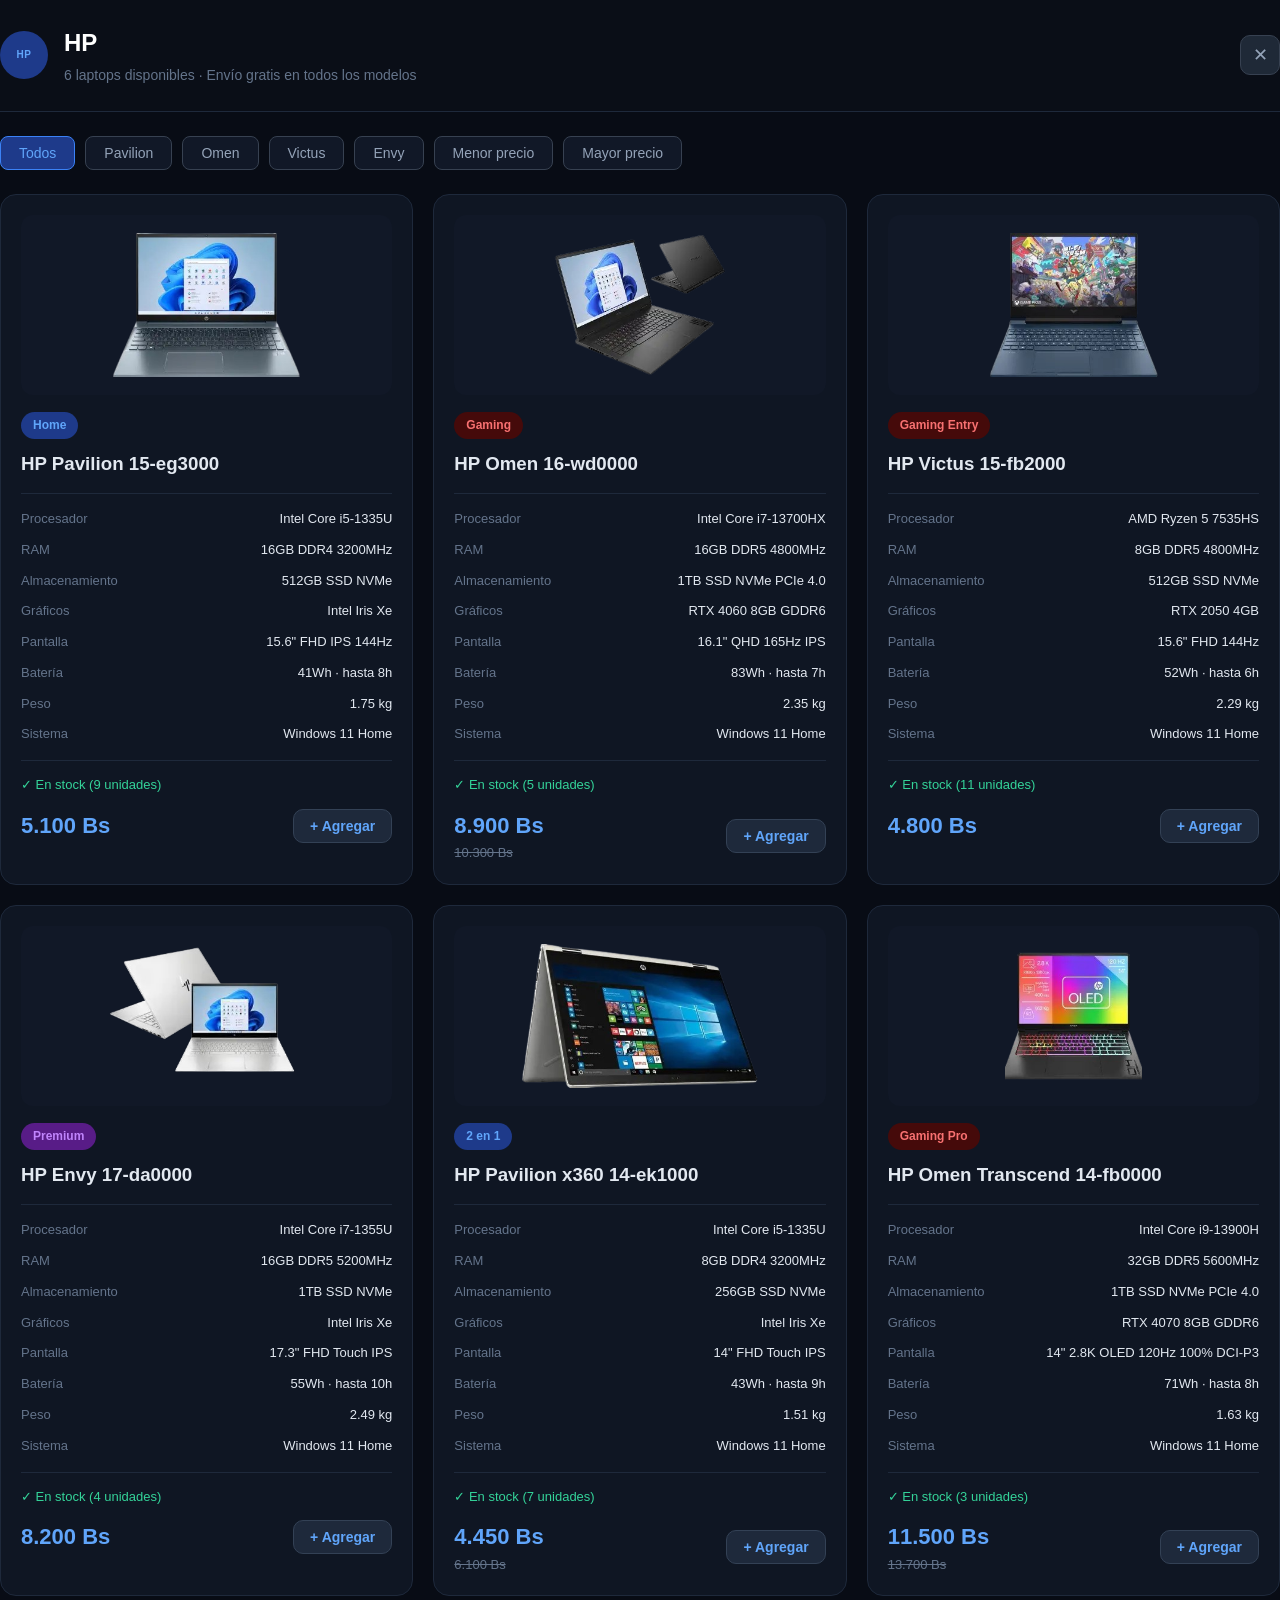
<file: JS/HP.html>
﻿<!DOCTYPE html>
<html lang="es">
<head>
    <meta charset="UTF-8">
    <meta name="viewport" content="width=device-width, initial-scale=1.0">
    <title>HP - CyberNova</title>
    <link rel="stylesheet" href="../CSS/marcas.css">
</head>
<body>

    <!-- Header marca -->
    <div class="brand-header">
        <div class="container brand-header-content">
            <div class="brand-info">
                <div class="brand-logo hp">HP</div>
                <div>
                    <h1>HP</h1>
                    <p>6 laptops disponibles · Envío gratis en todos los modelos</p>
                </div>
            </div>
            <button class="close-btn" onclick="history.back()">✕</button>
        </div>
    </div>

    <!-- Filtros -->
    <div class="container">
        <div class="filters">
            <button class="filter-btn active" onclick="filterLaptops('all', this)">Todos</button>
            <button class="filter-btn" onclick="filterLaptops('pavilion', this)">Pavilion</button>
            <button class="filter-btn" onclick="filterLaptops('omen', this)">Omen</button>
            <button class="filter-btn" onclick="filterLaptops('victus', this)">Victus</button>
            <button class="filter-btn" onclick="filterLaptops('envy', this)">Envy</button>
            <button class="filter-btn" onclick="sortLaptops('asc', this)">Menor precio</button>
            <button class="filter-btn" onclick="sortLaptops('desc', this)">Mayor precio</button>
        </div>
    </div>

    <!-- Catálogo -->
    <section class="catalog">
        <div class="container">
            <div class="catalog-grid" id="catalog-grid">

                <!-- HP Pavilion 15 -->
                <div class="laptop-card" data-category="pavilion" data-price="749">
                    <div class="card-img">
                        <img src="../IMG/HP Pavilion 15-eg3000.png" alt="HP Pavilion 15">
                    </div>
                    <span class="badge-card blue">Home</span>
                    <h3>HP Pavilion 15-eg3000</h3>
                    <div class="specs-table">
                        <div class="spec-row"><span>Procesador</span><strong>Intel Core i5-1335U</strong></div>
                        <div class="spec-row"><span>RAM</span><strong>16GB DDR4 3200MHz</strong></div>
                        <div class="spec-row"><span>Almacenamiento</span><strong>512GB SSD NVMe</strong></div>
                        <div class="spec-row"><span>Gráficos</span><strong>Intel Iris Xe</strong></div>
                        <div class="spec-row"><span>Pantalla</span><strong>15.6" FHD IPS 144Hz</strong></div>
                        <div class="spec-row"><span>Batería</span><strong>41Wh · hasta 8h</strong></div>
                        <div class="spec-row"><span>Peso</span><strong>1.75 kg</strong></div>
                        <div class="spec-row"><span>Sistema</span><strong>Windows 11 Home</strong></div>
                    </div>
                    <p class="stock">✓ En stock (9 unidades)</p>
                    <div class="card-footer-price">
                        <div>
                            <span class="price">5.100 Bs</span>
                        </div>
                        <button class="btn-add">+ Agregar</button>
                    </div>
                </div>

                <!-- HP Omen 16 -->
                <div class="laptop-card" data-category="omen" data-price="1299">
                    <div class="card-img">
                        <img src="../IMG/HP Omen 16-wd0000.png" alt="HP Omen 16">
                    </div>
                    <span class="badge-card red">Gaming</span>
                    <h3>HP Omen 16-wd0000</h3>
                    <div class="specs-table">
                        <div class="spec-row"><span>Procesador</span><strong>Intel Core i7-13700HX</strong></div>
                        <div class="spec-row"><span>RAM</span><strong>16GB DDR5 4800MHz</strong></div>
                        <div class="spec-row"><span>Almacenamiento</span><strong>1TB SSD NVMe PCIe 4.0</strong></div>
                        <div class="spec-row"><span>Gráficos</span><strong>RTX 4060 8GB GDDR6</strong></div>
                        <div class="spec-row"><span>Pantalla</span><strong>16.1" QHD 165Hz IPS</strong></div>
                        <div class="spec-row"><span>Batería</span><strong>83Wh · hasta 7h</strong></div>
                        <div class="spec-row"><span>Peso</span><strong>2.35 kg</strong></div>
                        <div class="spec-row"><span>Sistema</span><strong>Windows 11 Home</strong></div>
                    </div>
                    <p class="stock">✓ En stock (5 unidades)</p>
                    <div class="card-footer-price">
                        <div>
                            <span class="price">8.900 Bs</span>
                            <span class="old-price">10.300 Bs</span>
                        </div>
                        <button class="btn-add">+ Agregar</button>
                    </div>
                </div>

                <!-- HP Victus 15 -->
                <div class="laptop-card" data-category="victus" data-price="699">
                    <div class="card-img">
                        <img src="../IMG/HP Victus 15-fb2000.png" alt="HP Victus 15">
                    </div>
                    <span class="badge-card red">Gaming Entry</span>
                    <h3>HP Victus 15-fb2000</h3>
                    <div class="specs-table">
                        <div class="spec-row"><span>Procesador</span><strong>AMD Ryzen 5 7535HS</strong></div>
                        <div class="spec-row"><span>RAM</span><strong>8GB DDR5 4800MHz</strong></div>
                        <div class="spec-row"><span>Almacenamiento</span><strong>512GB SSD NVMe</strong></div>
                        <div class="spec-row"><span>Gráficos</span><strong>RTX 2050 4GB</strong></div>
                        <div class="spec-row"><span>Pantalla</span><strong>15.6" FHD 144Hz</strong></div>
                        <div class="spec-row"><span>Batería</span><strong>52Wh · hasta 6h</strong></div>
                        <div class="spec-row"><span>Peso</span><strong>2.29 kg</strong></div>
                        <div class="spec-row"><span>Sistema</span><strong>Windows 11 Home</strong></div>
                    </div>
                    <p class="stock">✓ En stock (11 unidades)</p>
                    <div class="card-footer-price">
                        <div>
                            <span class="price">4.800 Bs</span>
                        </div>
                        <button class="btn-add">+ Agregar</button>
                    </div>
                </div>

                <!-- HP Envy 17 -->
                <div class="laptop-card" data-category="envy" data-price="1199">
                    <div class="card-img">
                        <img src="../IMG/HP Envy 17-da0000.png" alt="HP Envy 17">
                    </div>
                    <span class="badge-card purple">Premium</span>
                    <h3>HP Envy 17-da0000</h3>
                    <div class="specs-table">
                        <div class="spec-row"><span>Procesador</span><strong>Intel Core i7-1355U</strong></div>
                        <div class="spec-row"><span>RAM</span><strong>16GB DDR5 5200MHz</strong></div>
                        <div class="spec-row"><span>Almacenamiento</span><strong>1TB SSD NVMe</strong></div>
                        <div class="spec-row"><span>Gráficos</span><strong>Intel Iris Xe</strong></div>
                        <div class="spec-row"><span>Pantalla</span><strong>17.3" FHD Touch IPS</strong></div>
                        <div class="spec-row"><span>Batería</span><strong>55Wh · hasta 10h</strong></div>
                        <div class="spec-row"><span>Peso</span><strong>2.49 kg</strong></div>
                        <div class="spec-row"><span>Sistema</span><strong>Windows 11 Home</strong></div>
                    </div>
                    <p class="stock">✓ En stock (4 unidades)</p>
                    <div class="card-footer-price">
                        <div>
                            <span class="price">8.200 Bs</span>
                        </div>
                        <button class="btn-add">+ Agregar</button>
                    </div>
                </div>

                <!-- HP Pavilion x360 -->
                <div class="laptop-card" data-category="pavilion" data-price="649">
                    <div class="card-img">
                        <img src="../IMG/HP Pavilion x360 14-ek1000.png" alt="HP Pavilion x360">
                    </div>
                    <span class="badge-card blue">2 en 1</span>
                    <h3>HP Pavilion x360 14-ek1000</h3>
                    <div class="specs-table">
                        <div class="spec-row"><span>Procesador</span><strong>Intel Core i5-1335U</strong></div>
                        <div class="spec-row"><span>RAM</span><strong>8GB DDR4 3200MHz</strong></div>
                        <div class="spec-row"><span>Almacenamiento</span><strong>256GB SSD NVMe</strong></div>
                        <div class="spec-row"><span>Gráficos</span><strong>Intel Iris Xe</strong></div>
                        <div class="spec-row"><span>Pantalla</span><strong>14" FHD Touch IPS</strong></div>
                        <div class="spec-row"><span>Batería</span><strong>43Wh · hasta 9h</strong></div>
                        <div class="spec-row"><span>Peso</span><strong>1.51 kg</strong></div>
                        <div class="spec-row"><span>Sistema</span><strong>Windows 11 Home</strong></div>
                    </div>
                    <p class="stock">✓ En stock (7 unidades)</p>
                    <div class="card-footer-price">
                        <div>
                            <span class="price">4.450 Bs</span>
                            <span class="old-price">6.100 Bs</span>
                        </div>
                        <button class="btn-add">+ Agregar</button>
                    </div>
                </div>

                <!-- HP Omen Transcend 14 -->
                <div class="laptop-card" data-category="omen" data-price="1699">
                    <div class="card-img">
                        <img src="../IMG/HP Omen Transcend 14-fb0000.png" alt="HP Omen Transcend 14">
                    </div>
                    <span class="badge-card red">Gaming Pro</span>
                    <h3>HP Omen Transcend 14-fb0000</h3>
                    <div class="specs-table">
                        <div class="spec-row"><span>Procesador</span><strong>Intel Core i9-13900H</strong></div>
                        <div class="spec-row"><span>RAM</span><strong>32GB DDR5 5600MHz</strong></div>
                        <div class="spec-row"><span>Almacenamiento</span><strong>1TB SSD NVMe PCIe 4.0</strong></div>
                        <div class="spec-row"><span>Gráficos</span><strong>RTX 4070 8GB GDDR6</strong></div>
                        <div class="spec-row"><span>Pantalla</span><strong>14" 2.8K OLED 120Hz 100% DCI-P3</strong></div>
                        <div class="spec-row"><span>Batería</span><strong>71Wh · hasta 8h</strong></div>
                        <div class="spec-row"><span>Peso</span><strong>1.63 kg</strong></div>
                        <div class="spec-row"><span>Sistema</span><strong>Windows 11 Home</strong></div>
                    </div>
                    <p class="stock">✓ En stock (3 unidades)</p>
                    <div class="card-footer-price">
                        <div>
                            <span class="price">11.500 Bs</span>
                            <span class="old-price">13.700 Bs</span>
                        </div>
                        <button class="btn-add">+ Agregar</button>
                    </div>
                </div>

            </div>
        </div>
    </section>

    <script src="script.js"></script>
</body>
</html>
</file>
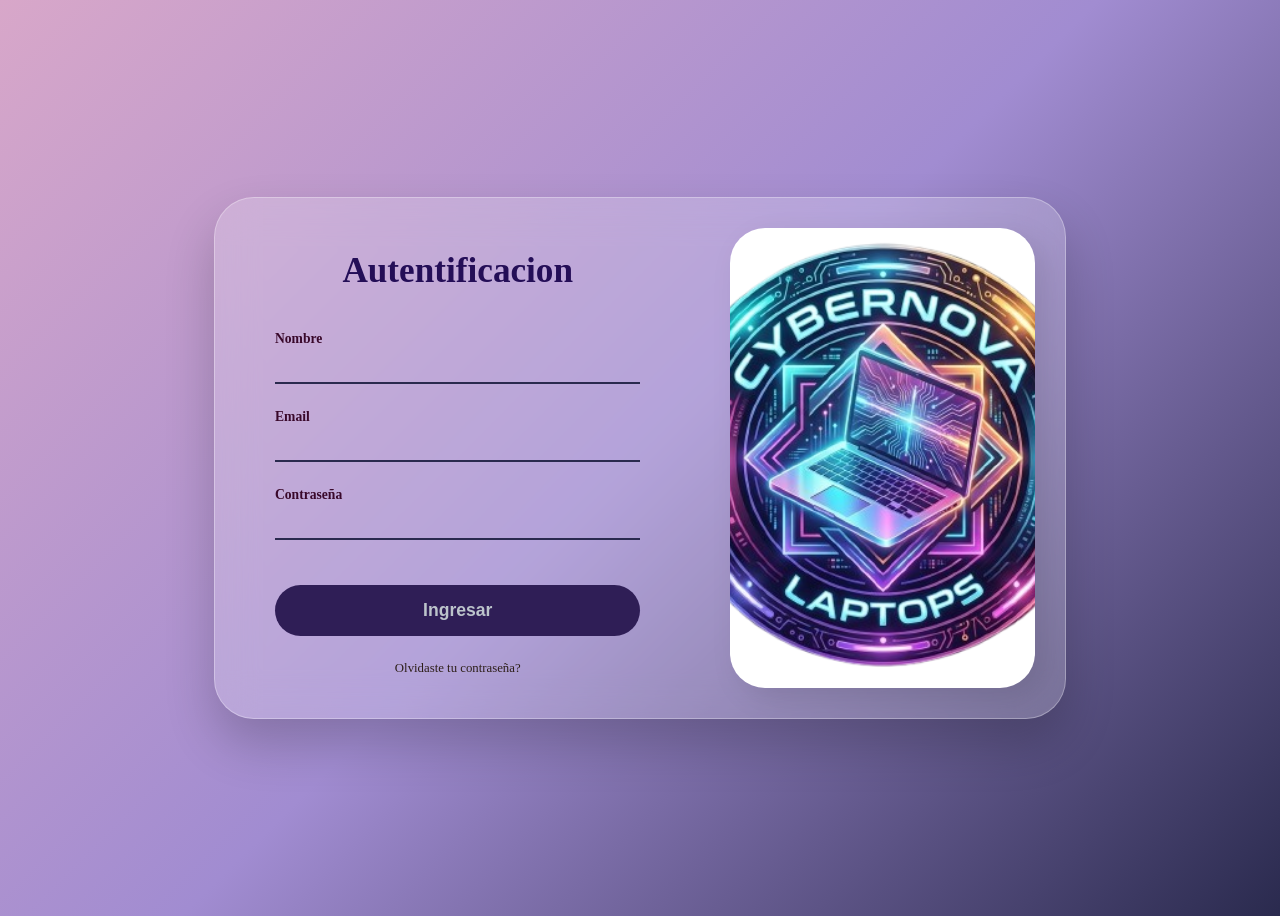
<file: JS/Login.html>
﻿<!DOCTYPE html>
<html lang="es">
<head>
    <meta charset="UTF-8">
    <meta name="viewport" content="width=device-width, initial-scale=1.0">
    <title>Document</title>
    <link rel="stylesheet" href="../CSS/loginn.css">
</head>
<body>
    <div class="main-card">
        <div class="form-side">
            <h1>Autentificacion</h1>

            <div class="input-field">
                <label for="name">Nombre</label>
                <input type="text">
                <i class="fas fa-user"></i>
            </div>

            <div class="input-field">
                <label for="email">Email</label>
                <input type="text">
                <i class="fas fa-envelope"></i>
            </div>

            <div class="input-field">
                <label for="contraseña">Contraseña</label>
                <input type="password">
                <i class="fas fa-lock"></i>
            </div>

            <button class="signup-btn">Ingresar</button>
            <p class="footer-text">Olvidaste tu contraseña?</p>
        </div>

        <div class="image-side">
            <div class="image-container">
                <img src="../IMG/Logo.png" alt="flor">
            </div>
        </div>
    </div>
</body>
</html>
</file>
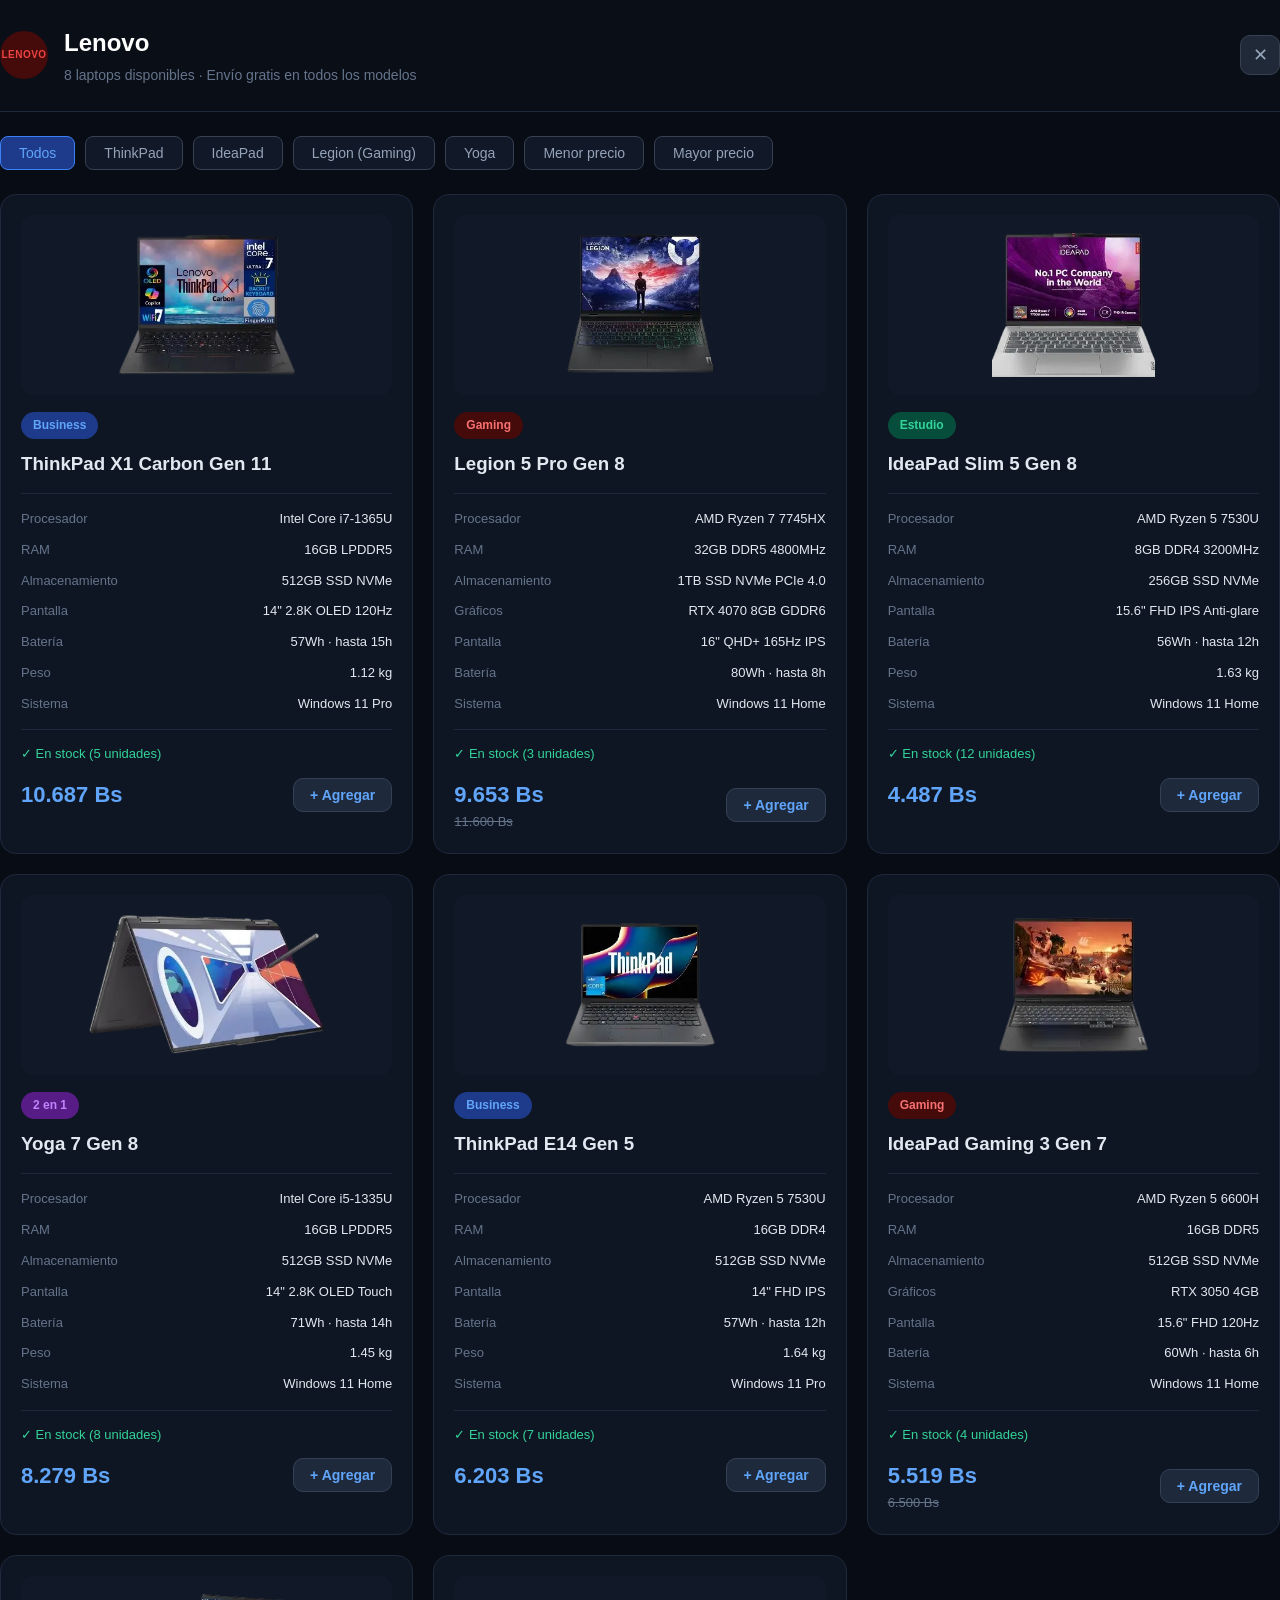
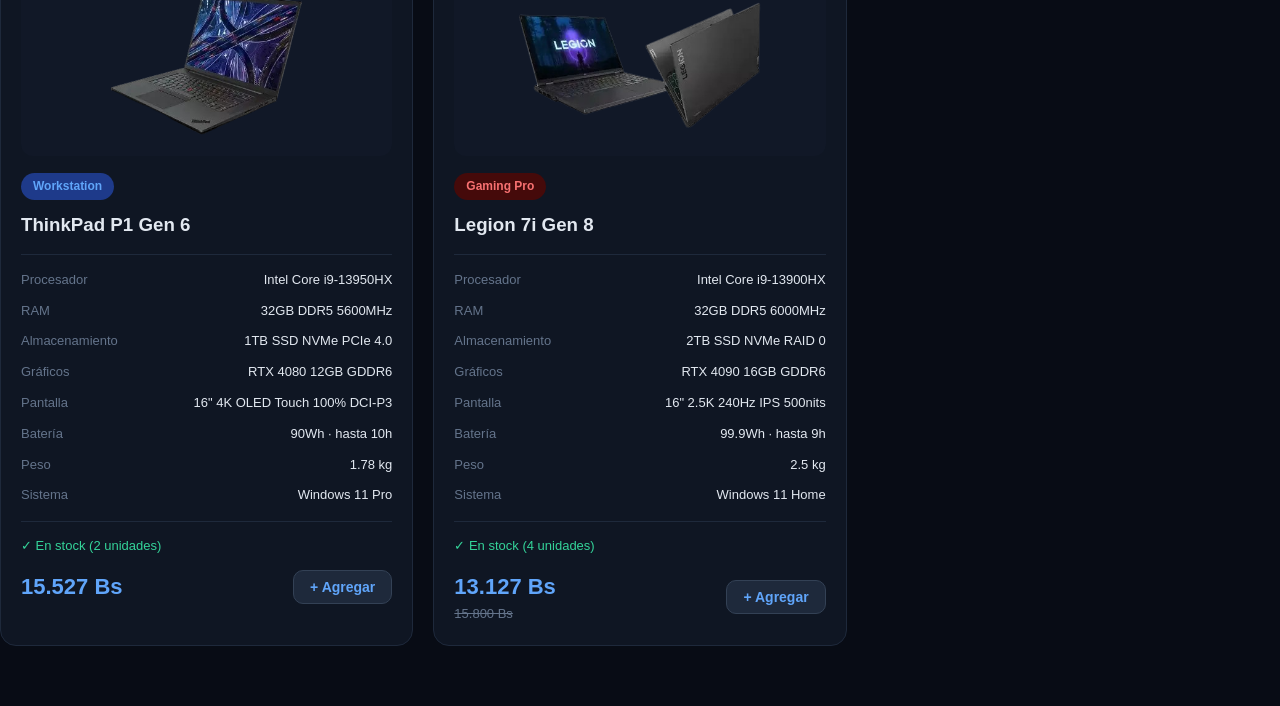
<file: JS/MLenovo.html>
﻿<!DOCTYPE html>
<html lang="es">
<head>
    <meta charset="UTF-8">
    <meta name="viewport" content="width=device-width, initial-scale=1.0">
    <title>Lenovo - CyberNova</title>
    <link rel="stylesheet" href="../CSS/marcas.css">
    
</head>
<body>

    <!-- Header marca -->
    <div class="brand-header">
        <div class="container brand-header-content">
            <div class="brand-info">
                <div class="brand-logo red">LENOVO</div>
                <div>
                    <h1>Lenovo</h1>
                    <p>8 laptops disponibles · Envío gratis en todos los modelos</p>
                </div>
            </div>
            <button class="close-btn" onclick="history.back()">✕</button>
        </div>
    </div>

    <!-- Filtros -->
    <div class="container">
        <div class="filters">
            <button class="filter-btn active" onclick="filterLaptops('all', this)">Todos</button>
            <button class="filter-btn" onclick="filterLaptops('thinkpad', this)">ThinkPad</button>
            <button class="filter-btn" onclick="filterLaptops('ideapad', this)">IdeaPad</button>
            <button class="filter-btn" onclick="filterLaptops('legion', this)">Legion (Gaming)</button>
            <button class="filter-btn" onclick="filterLaptops('yoga', this)">Yoga</button>
            <button class="filter-btn" onclick="sortLaptops('asc', this)">Menor precio</button>
            <button class="filter-btn" onclick="sortLaptops('desc', this)">Mayor precio</button>
        </div>
    </div>

    <!-- Catálogo -->
    <section class="catalog">
        <div class="container">
            <div class="catalog-grid" id="catalog-grid">

                <!-- ThinkPad X1 Carbon -->
                <div class="laptop-card" data-category="thinkpad" data-price="1549">
                    <div class="card-img">
                        <img src="../IMG/ThinkPad_X1_Carbon_Gen.png" alt="ThinkPad X1 Carbon">
                    </div>
                    <span class="badge-card blue">Business</span>
                    <h3>ThinkPad X1 Carbon Gen 11</h3>
                    <div class="specs-table">
                        <div class="spec-row"><span>Procesador</span><strong>Intel Core i7-1365U</strong></div>
                        <div class="spec-row"><span>RAM</span><strong>16GB LPDDR5</strong></div>
                        <div class="spec-row"><span>Almacenamiento</span><strong>512GB SSD NVMe</strong></div>
                        <div class="spec-row"><span>Pantalla</span><strong>14" 2.8K OLED 120Hz</strong></div>
                        <div class="spec-row"><span>Batería</span><strong>57Wh · hasta 15h</strong></div>
                        <div class="spec-row"><span>Peso</span><strong>1.12 kg</strong></div>
                        <div class="spec-row"><span>Sistema</span><strong>Windows 11 Pro</strong></div>
                    </div>
                    <p class="stock">✓ En stock (5 unidades)</p>
                    <div class="card-footer-price">
                        <div>
                            <span class="price">10.687 Bs</span>
                        </div>
                        <button class="btn-add">+ Agregar</button>
                    </div>
                </div>

                <!-- Legion 5 Pro -->
                <div class="laptop-card" data-category="legion" data-price="1399">
                    <div class="card-img">
                        <img src="../IMG/Legion 5 Pro Gen 8.png" alt="Legion 5 Pro">
                    </div>
                    <span class="badge-card red">Gaming</span>
                    <h3>Legion 5 Pro Gen 8</h3>
                    <div class="specs-table">
                        <div class="spec-row"><span>Procesador</span><strong>AMD Ryzen 7 7745HX</strong></div>
                        <div class="spec-row"><span>RAM</span><strong>32GB DDR5 4800MHz</strong></div>
                        <div class="spec-row"><span>Almacenamiento</span><strong>1TB SSD NVMe PCIe 4.0</strong></div>
                        <div class="spec-row"><span>Gráficos</span><strong>RTX 4070 8GB GDDR6</strong></div>
                        <div class="spec-row"><span>Pantalla</span><strong>16" QHD+ 165Hz IPS</strong></div>
                        <div class="spec-row"><span>Batería</span><strong>80Wh · hasta 8h</strong></div>
                        <div class="spec-row"><span>Sistema</span><strong>Windows 11 Home</strong></div>
                    </div>
                    <p class="stock">✓ En stock (3 unidades)</p>
                    <div class="card-footer-price">
                        <div>
                            <span class="price">9.653 Bs</span>
                            <span class="old-price">11.600 Bs</span>
                        </div>
                        <button class="btn-add">+ Agregar</button>
                    </div>
                </div>

                <!-- IdeaPad Slim 5 -->
                <div class="laptop-card" data-category="ideapad" data-price="649">
                    <div class="card-img">
                        <img src="../IMG/IdeaPad Slim 5 Gen 8.png" alt="IdeaPad Slim 5">
                    </div>
                    <span class="badge-card green">Estudio</span>
                    <h3>IdeaPad Slim 5 Gen 8</h3>
                    <div class="specs-table">
                        <div class="spec-row"><span>Procesador</span><strong>AMD Ryzen 5 7530U</strong></div>
                        <div class="spec-row"><span>RAM</span><strong>8GB DDR4 3200MHz</strong></div>
                        <div class="spec-row"><span>Almacenamiento</span><strong>256GB SSD NVMe</strong></div>
                        <div class="spec-row"><span>Pantalla</span><strong>15.6" FHD IPS Anti-glare</strong></div>
                        <div class="spec-row"><span>Batería</span><strong>56Wh · hasta 12h</strong></div>
                        <div class="spec-row"><span>Peso</span><strong>1.63 kg</strong></div>
                        <div class="spec-row"><span>Sistema</span><strong>Windows 11 Home</strong></div>
                    </div>
                    <p class="stock">✓ En stock (12 unidades)</p>
                    <div class="card-footer-price">
                        <div>
                            <span class="price">4.487 Bs</span>
                        </div>
                        <button class="btn-add">+ Agregar</button>
                    </div>
                </div>

                <!-- Yoga 7 -->
                <div class="laptop-card" data-category="yoga" data-price="1199">
                    <div class="card-img">
                        <img src="../IMG/Yoga 7 Gen 8.png" alt="Yoga 7">
                    </div>
                    <span class="badge-card purple">2 en 1</span>
                    <h3>Yoga 7 Gen 8</h3>
                    <div class="specs-table">
                        <div class="spec-row"><span>Procesador</span><strong>Intel Core i5-1335U</strong></div>
                        <div class="spec-row"><span>RAM</span><strong>16GB LPDDR5</strong></div>
                        <div class="spec-row"><span>Almacenamiento</span><strong>512GB SSD NVMe</strong></div>
                        <div class="spec-row"><span>Pantalla</span><strong>14" 2.8K OLED Touch</strong></div>
                        <div class="spec-row"><span>Batería</span><strong>71Wh · hasta 14h</strong></div>
                        <div class="spec-row"><span>Peso</span><strong>1.45 kg</strong></div>
                        <div class="spec-row"><span>Sistema</span><strong>Windows 11 Home</strong></div>
                    </div>
                    <p class="stock">✓ En stock (8 unidades)</p>
                    <div class="card-footer-price">
                        <div>
                            <span class="price">8.279 Bs</span>
                        </div>
                        <button class="btn-add">+ Agregar</button>
                    </div>
                </div>

                <!-- ThinkPad E14 -->
                <div class="laptop-card" data-category="thinkpad" data-price="899">
                    <div class="card-img">
                        <img src="../IMG/ThinkPad E14 Gen 5.png" alt="ThinkPad E14">
                    </div>
                    <span class="badge-card blue">Business</span>
                    <h3>ThinkPad E14 Gen 5</h3>
                    <div class="specs-table">
                        <div class="spec-row"><span>Procesador</span><strong>AMD Ryzen 5 7530U</strong></div>
                        <div class="spec-row"><span>RAM</span><strong>16GB DDR4</strong></div>
                        <div class="spec-row"><span>Almacenamiento</span><strong>512GB SSD NVMe</strong></div>
                        <div class="spec-row"><span>Pantalla</span><strong>14" FHD IPS</strong></div>
                        <div class="spec-row"><span>Batería</span><strong>57Wh · hasta 12h</strong></div>
                        <div class="spec-row"><span>Peso</span><strong>1.64 kg</strong></div>
                        <div class="spec-row"><span>Sistema</span><strong>Windows 11 Pro</strong></div>
                    </div>
                    <p class="stock">✓ En stock (7 unidades)</p>
                    <div class="card-footer-price">
                        <div>
                            <span class="price">6.203 Bs</span>
                        </div>
                        <button class="btn-add">+ Agregar</button>
                    </div>
                </div>

                <!-- IdeaPad Gaming 3 -->
                <div class="laptop-card" data-category="ideapad" data-price="799">
                    <div class="card-img">
                        <img src="../IMG/IdeaPad Gaming 3 Gen 7.png" alt="IdeaPad Gaming 3">
                    </div>
                    <span class="badge-card red">Gaming</span>
                    <h3>IdeaPad Gaming 3 Gen 7</h3>
                    <div class="specs-table">
                        <div class="spec-row"><span>Procesador</span><strong>AMD Ryzen 5 6600H</strong></div>
                        <div class="spec-row"><span>RAM</span><strong>16GB DDR5</strong></div>
                        <div class="spec-row"><span>Almacenamiento</span><strong>512GB SSD NVMe</strong></div>
                        <div class="spec-row"><span>Gráficos</span><strong>RTX 3050 4GB</strong></div>
                        <div class="spec-row"><span>Pantalla</span><strong>15.6" FHD 120Hz</strong></div>
                        <div class="spec-row"><span>Batería</span><strong>60Wh · hasta 6h</strong></div>
                        <div class="spec-row"><span>Sistema</span><strong>Windows 11 Home</strong></div>
                    </div>
                    <p class="stock">✓ En stock (4 unidades)</p>
                    <div class="card-footer-price">
                        <div>
                            <span class="price">5.519 Bs</span>
                            <span class="old-price">6.500 Bs</span>
                        </div>
                        <button class="btn-add">+ Agregar</button>
                    </div>
                </div>
                <!-- ThinkPad P1 Gen 6 (Workstation) -->
                <div class="laptop-card" data-category="thinkpad" data-price="2249">
                    <div class="card-img">
                        <img src="../IMG/ThinkPad P1 Gen 6.png" alt="ThinkPad P1 Gen 6">
                    </div>
                    <span class="badge-card blue">Workstation</span>
                    <h3>ThinkPad P1 Gen 6</h3>
                    <div class="specs-table">
                        <div class="spec-row"><span>Procesador</span><strong>Intel Core i9-13950HX</strong></div>
                        <div class="spec-row"><span>RAM</span><strong>32GB DDR5 5600MHz</strong></div>
                        <div class="spec-row"><span>Almacenamiento</span><strong>1TB SSD NVMe PCIe 4.0</strong></div>
                        <div class="spec-row"><span>Gráficos</span><strong>RTX 4080 12GB GDDR6</strong></div>
                        <div class="spec-row"><span>Pantalla</span><strong>16" 4K OLED Touch 100% DCI-P3</strong></div>
                        <div class="spec-row"><span>Batería</span><strong>90Wh · hasta 10h</strong></div>
                        <div class="spec-row"><span>Peso</span><strong>1.78 kg</strong></div>
                        <div class="spec-row"><span>Sistema</span><strong>Windows 11 Pro</strong></div>
                    </div>
                    <p class="stock">✓ En stock (2 unidades)</p>
                    <div class="card-footer-price">
                        <div>
                            <span class="price">15.527 Bs</span>
                        </div>
                        <button class="btn-add">+ Agregar</button>
                    </div>
                </div>

                <!-- Legion 7i Gen 8 (Gaming flagship) -->
                <div class="laptop-card" data-category="legion" data-price="1899">
                    <div class="card-img">
                        <img src="../IMG/Legion 7i Gen 8.png" alt="Legion 7i Gen 8">
                    </div>
                    <span class="badge-card red">Gaming Pro</span>
                    <h3>Legion 7i Gen 8</h3>
                    <div class="specs-table">
                        <div class="spec-row"><span>Procesador</span><strong>Intel Core i9-13900HX</strong></div>
                        <div class="spec-row"><span>RAM</span><strong>32GB DDR5 6000MHz</strong></div>
                        <div class="spec-row"><span>Almacenamiento</span><strong>2TB SSD NVMe RAID 0</strong></div>
                        <div class="spec-row"><span>Gráficos</span><strong>RTX 4090 16GB GDDR6</strong></div>
                        <div class="spec-row"><span>Pantalla</span><strong>16" 2.5K 240Hz IPS 500nits</strong></div>
                        <div class="spec-row"><span>Batería</span><strong>99.9Wh · hasta 9h</strong></div>
                        <div class="spec-row"><span>Peso</span><strong>2.5 kg</strong></div>
                        <div class="spec-row"><span>Sistema</span><strong>Windows 11 Home</strong></div>
                    </div>
                    <p class="stock">✓ En stock (4 unidades)</p>
                    <div class="card-footer-price">
                        <div>
                            <span class="price">13.127 Bs</span>
                            <span class="old-price">15.800 Bs</span>
                        </div>
                        <button class="btn-add">+ Agregar</button>
                    </div>
                </div>
            </div>
        </div>
    </section>

    <script src="script.js"></script>
</body>
</html>
</file>
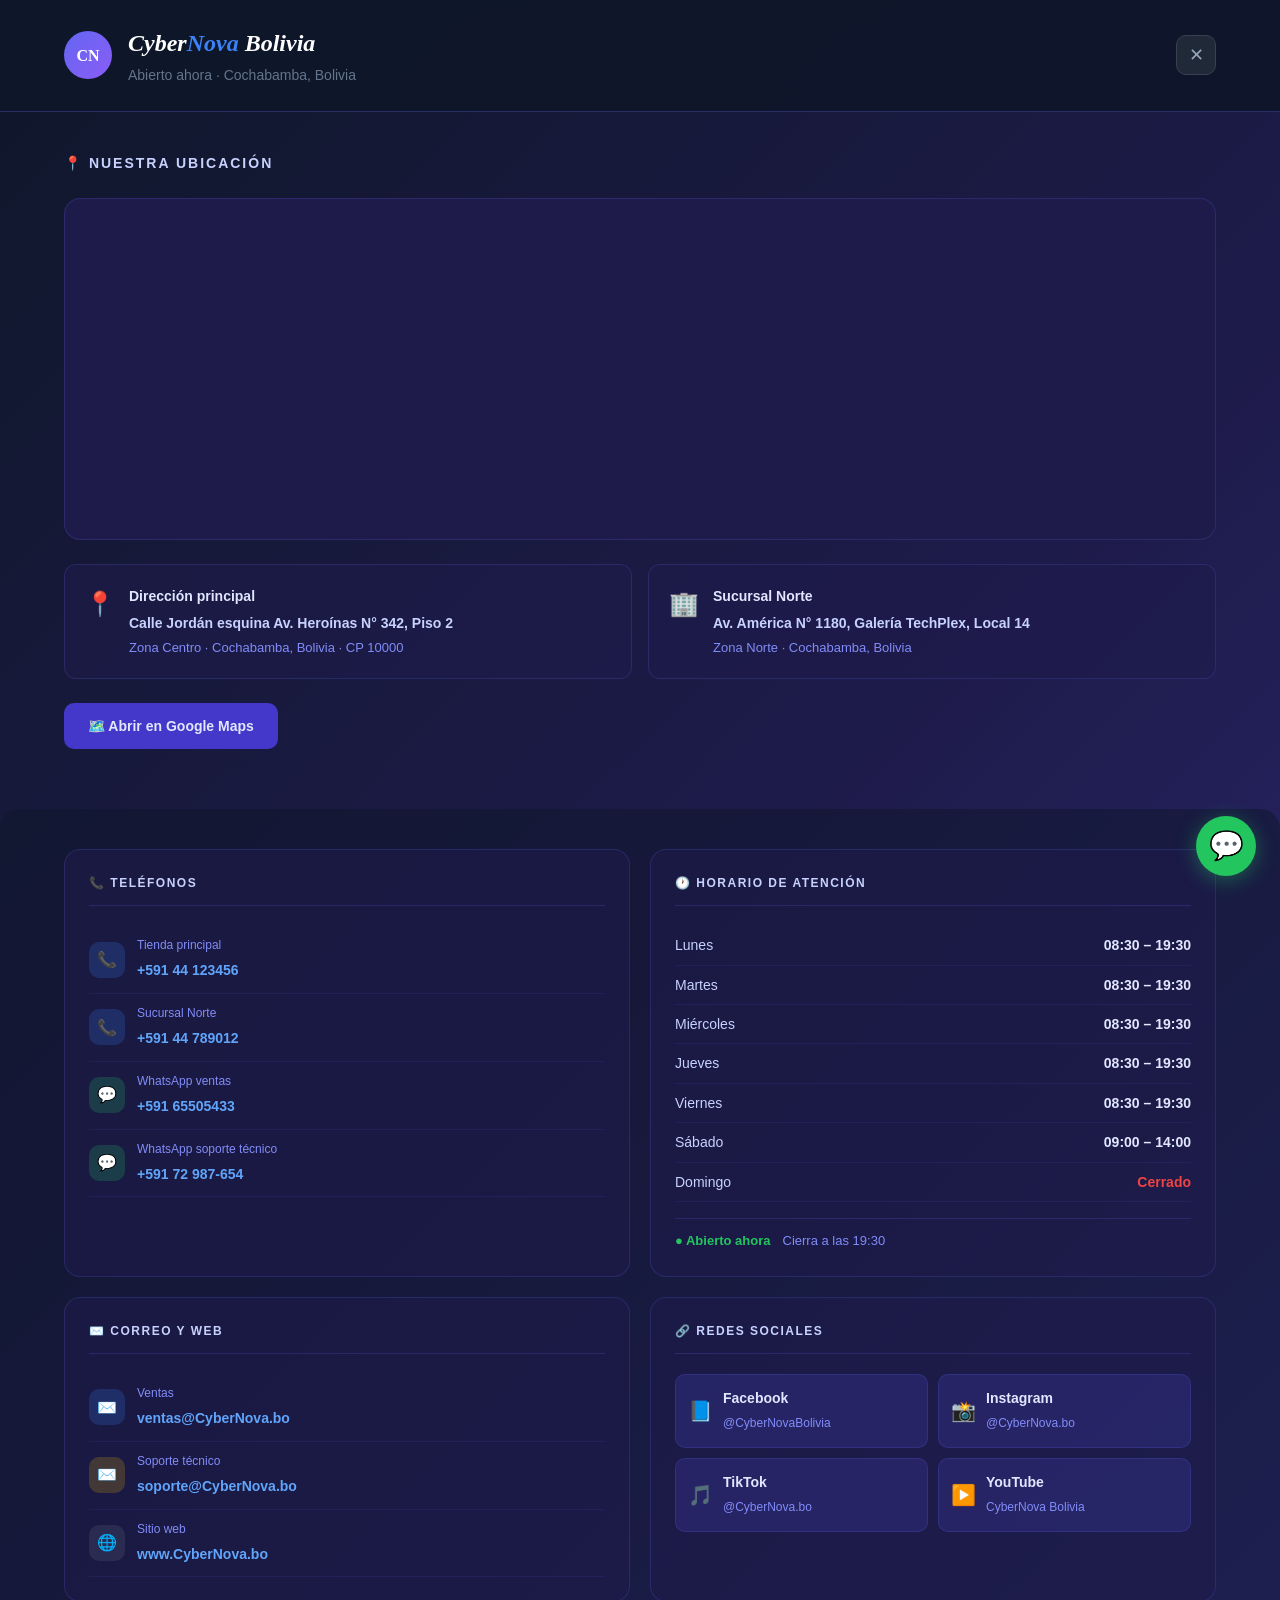
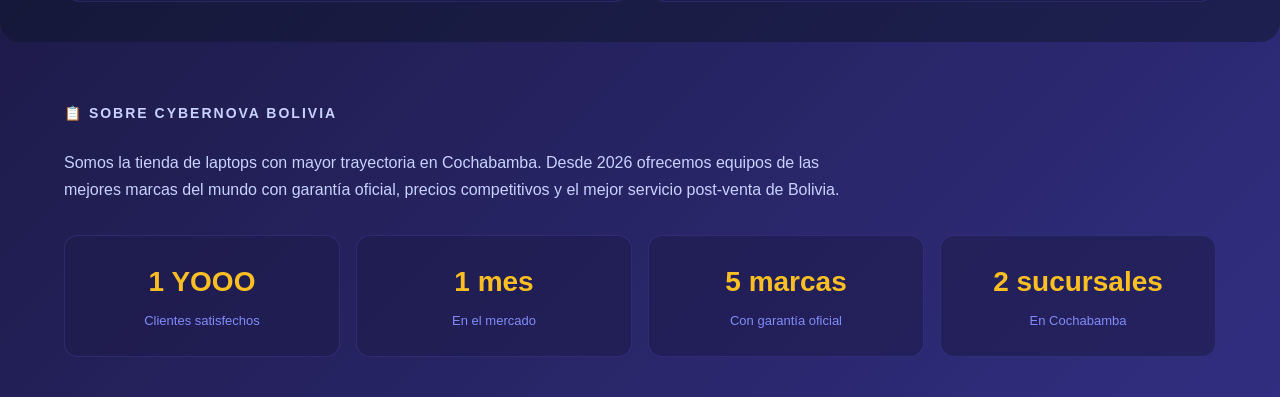
<file: JS/nosotros.html>
﻿<!DOCTYPE html>
<html lang="es">
<head>
    <meta charset="UTF-8">
    <meta name="viewport" content="width=device-width, initial-scale=1.0">
    <title>Nosotros - CyberNova Bolivia</title>
    <link rel="stylesheet" href="../CSS/laptops.css">
    <link rel="stylesheet" href="../CSS/Nosotro.css">
</head>
<body class="about-page">

    <!-- Header -->
    <div class="brand-header about-header">
        <div class="container brand-header-content">
            <div class="brand-info">
                <div class="brand-logo about">CN</div>
                <div>
                    <h1 class="titulo">Cyber<span>Nova</span> Bolivia</h1>
                    <p>Abierto ahora · Cochabamba, Bolivia</p>
                </div>
            </div>
            <button class="close-btn" onclick="history.back()">✕</button>
        </div>
    </div>

    <!-- Ubicación -->
    <section class="about-section">
        <div class="container">
            <h2 class="section-title">📍 NUESTRA UBICACIÓN</h2>
            
            <div class="map-container">
                <iframe 
                    src="https://www.google.com/maps/embed?pb=!1m18!1m12!1m3!1d3807.1234567890123!2d-66.156789!3d-17.389012!2m3!1f0!2f0!3f0!3m2!1i1024!2i768!4f13.1!3m3!1m2!1s0x0%3A0x0!2zMTfCsDIzJzIwLjQiUyA2NsKwMDknMjQuNCJX!5e0!3m2!1ses!2sbo!4v1234567890" 
                    width="100%" 
                    height="300" 
                    style="border:0; border-radius: 16px;" 
                    allowfullscreen="" 
                    loading="lazy">
                </iframe>
            </div>

            <div class="locations-grid">
                <div class="location-card">
                    <div class="location-icon">📍</div>
                    <div>
                        <h4>Dirección principal</h4>
                        <p><strong>Calle Jordán esquina Av. Heroínas N° 342, Piso 2</strong></p>
                        <p class="location-detail">Zona Centro · Cochabamba, Bolivia · CP 10000</p>
                    </div>
                </div>
                <div class="location-card">
                    <div class="location-icon">🏢</div>
                    <div>
                        <h4>Sucursal Norte</h4>
                        <p><strong>Av. América N° 1180, Galería TechPlex, Local 14</strong></p>
                        <p class="location-detail">Zona Norte · Cochabamba, Bolivia</p>
                    </div>
                </div>
            </div>

            <a href="https://maps.google.com/?q=Calle+Jordán+esquina+Av.+Heroínas+342+Cochabamba" target="_blank" class="btn-maps">
                🗺️ Abrir en Google Maps
            </a>
        </div>
    </section>

    <!-- Contacto -->
    <section class="about-section dark">
        <div class="container">
            <div class="contact-grid">
                
                <!-- Teléfonos -->
                <div class="contact-box">
                    <h3>📞 TELÉFONOS</h3>
                    <div class="contact-item">
                        <div class="contact-icon blue">📞</div>
                        <div>
                            <span>Tienda principal</span>
                            <a href="tel:+59144123456">+591 44 123456</a>
                        </div>
                    </div>
                    <div class="contact-item">
                        <div class="contact-icon blue">📞</div>
                        <div>
                            <span>Sucursal Norte</span>
                            <a href="tel:+59144789012">+591 44 789012</a>
                        </div>
                    </div>
                    <div class="contact-item">
                        <div class="contact-icon green">💬</div>
                        <div>
                            <span>WhatsApp ventas</span>
                            <a href="https://wa.me/5916505433" target="_blank">+591 65505433</a>
                        </div>
                    </div>
                    <div class="contact-item">
                        <div class="contact-icon green">💬</div>
                        <div>
                            <span>WhatsApp soporte técnico</span>
                            <a href="https://wa.me/59172987654" target="_blank">+591 72 987-654</a>
                        </div>
                    </div>
                </div>

                <!-- Horario -->
                <div class="contact-box">
                    <h3>🕐 HORARIO DE ATENCIÓN</h3>
                    <div class="schedule-row">
                        <span>Lunes</span>
                        <strong>08:30 – 19:30</strong>
                    </div>
                    <div class="schedule-row">
                        <span>Martes</span>
                        <strong>08:30 – 19:30</strong>
                    </div>
                    <div class="schedule-row">
                        <span>Miércoles</span>
                        <strong>08:30 – 19:30</strong>
                    </div>
                    <div class="schedule-row">
                        <span>Jueves</span>
                        <strong>08:30 – 19:30</strong>
                    </div>
                    <div class="schedule-row">
                        <span>Viernes</span>
                        <strong>08:30 – 19:30</strong>
                    </div>
                    <div class="schedule-row">
                        <span>Sábado</span>
                        <strong>09:00 – 14:00</strong>
                    </div>
                    <div class="schedule-row closed">
                        <span>Domingo</span>
                        <strong>Cerrado</strong>
                    </div>
                    <div class="status-badge">
                        <span class="status-open">● Abierto ahora</span>
                        <span>Cierra a las 19:30</span>
                    </div>
                </div>

                <!-- Correo y Web -->
                <div class="contact-box">
                    <h3>✉️ CORREO Y WEB</h3>
                    <div class="contact-item">
                        <div class="contact-icon blue">✉️</div>
                        <div>
                            <span>Ventas</span>
                            <a href="mailto:ventas@laptech.bo">ventas@CyberNova.bo</a>
                        </div>
                    </div>
                    <div class="contact-item">
                        <div class="contact-icon yellow">✉️</div>
                        <div>
                            <span>Soporte técnico</span>
                            <a href="mailto:soporte@laptech.bo">soporte@CyberNova.bo</a>
                        </div>
                    </div>
                    <div class="contact-item">
                        <div class="contact-icon gray">🌐</div>
                        <div>
                            <span>Sitio web</span>
                            <a href="https://www.laptech.bo" target="_blank">www.CyberNova.bo</a>
                        </div>
                    </div>
                </div>

                <!-- Redes Sociales -->
                <div class="contact-box">
                    <h3>🔗 REDES SOCIALES</h3>
                    <div class="social-grid">
                        <a href="https://facebook.com/LapTechBolivia" target="_blank" class="social-btn facebook">
                            <span>📘</span>
                            <div>
                                <strong>Facebook</strong>
                                <span>@CyberNovaBolivia</span>
                            </div>
                        </a>
                        <a href="https://instagram.com/laptech.bo" target="_blank" class="social-btn instagram">
                            <span>📸</span>
                            <div>
                                <strong>Instagram</strong>
                                <span>@CyberNova.bo</span>
                            </div>
                        </a>
                        <a href="https://tiktok.com/@laptech.bo" target="_blank" class="social-btn tiktok">
                            <span>🎵</span>
                            <div>
                                <strong>TikTok</strong>
                                <span>@CyberNova.bo</span>
                            </div>
                        </a>
                        <a href="https://youtube.com/@LapTechBolivia" target="_blank" class="social-btn youtube">
                            <span>▶️</span>
                            <div>
                                <strong>YouTube</strong>
                                <span>CyberNova Bolivia</span>
                            </div>
                        </a>
                    </div>
                </div>

            </div>
        </div>
    </section>

    <!-- Sobre Nosotros -->
    <section class="about-section">
        <div class="container">
            <h2 class="section-title">📋 SOBRE CyberNova BOLIVIA</h2>
            <p class="about-text">
                Somos la tienda de laptops con mayor trayectoria en Cochabamba. Desde 2026 ofrecemos equipos de las mejores marcas del mundo con garantía oficial, precios competitivos y el mejor servicio post-venta de Bolivia.
            </p>
            
            <div class="stats-grid">
                <div class="stat-card">
                    <h3>1 YOOO</h3>
                    <p>Clientes satisfechos</p>
                </div>
                <div class="stat-card">
                    <h3>1 mes</h3>
                    <p>En el mercado</p>
                </div>
                <div class="stat-card">
                    <h3>5 marcas</h3>
                    <p>Con garantía oficial</p>
                </div>
                <div class="stat-card">
                    <h3>2 sucursales</h3>
                    <p>En Cochabamba</p>
                </div>
            </div>
        </div>
    </section>

    <!-- Botón flotante WhatsApp -->
    <a href="https://wa.me/59165505433" target="_blank" class="whatsapp-float" title="Chatea con nosotros">
        💬
    </a>

    <script src="script.js"></script>
</body>
</html>
</file>
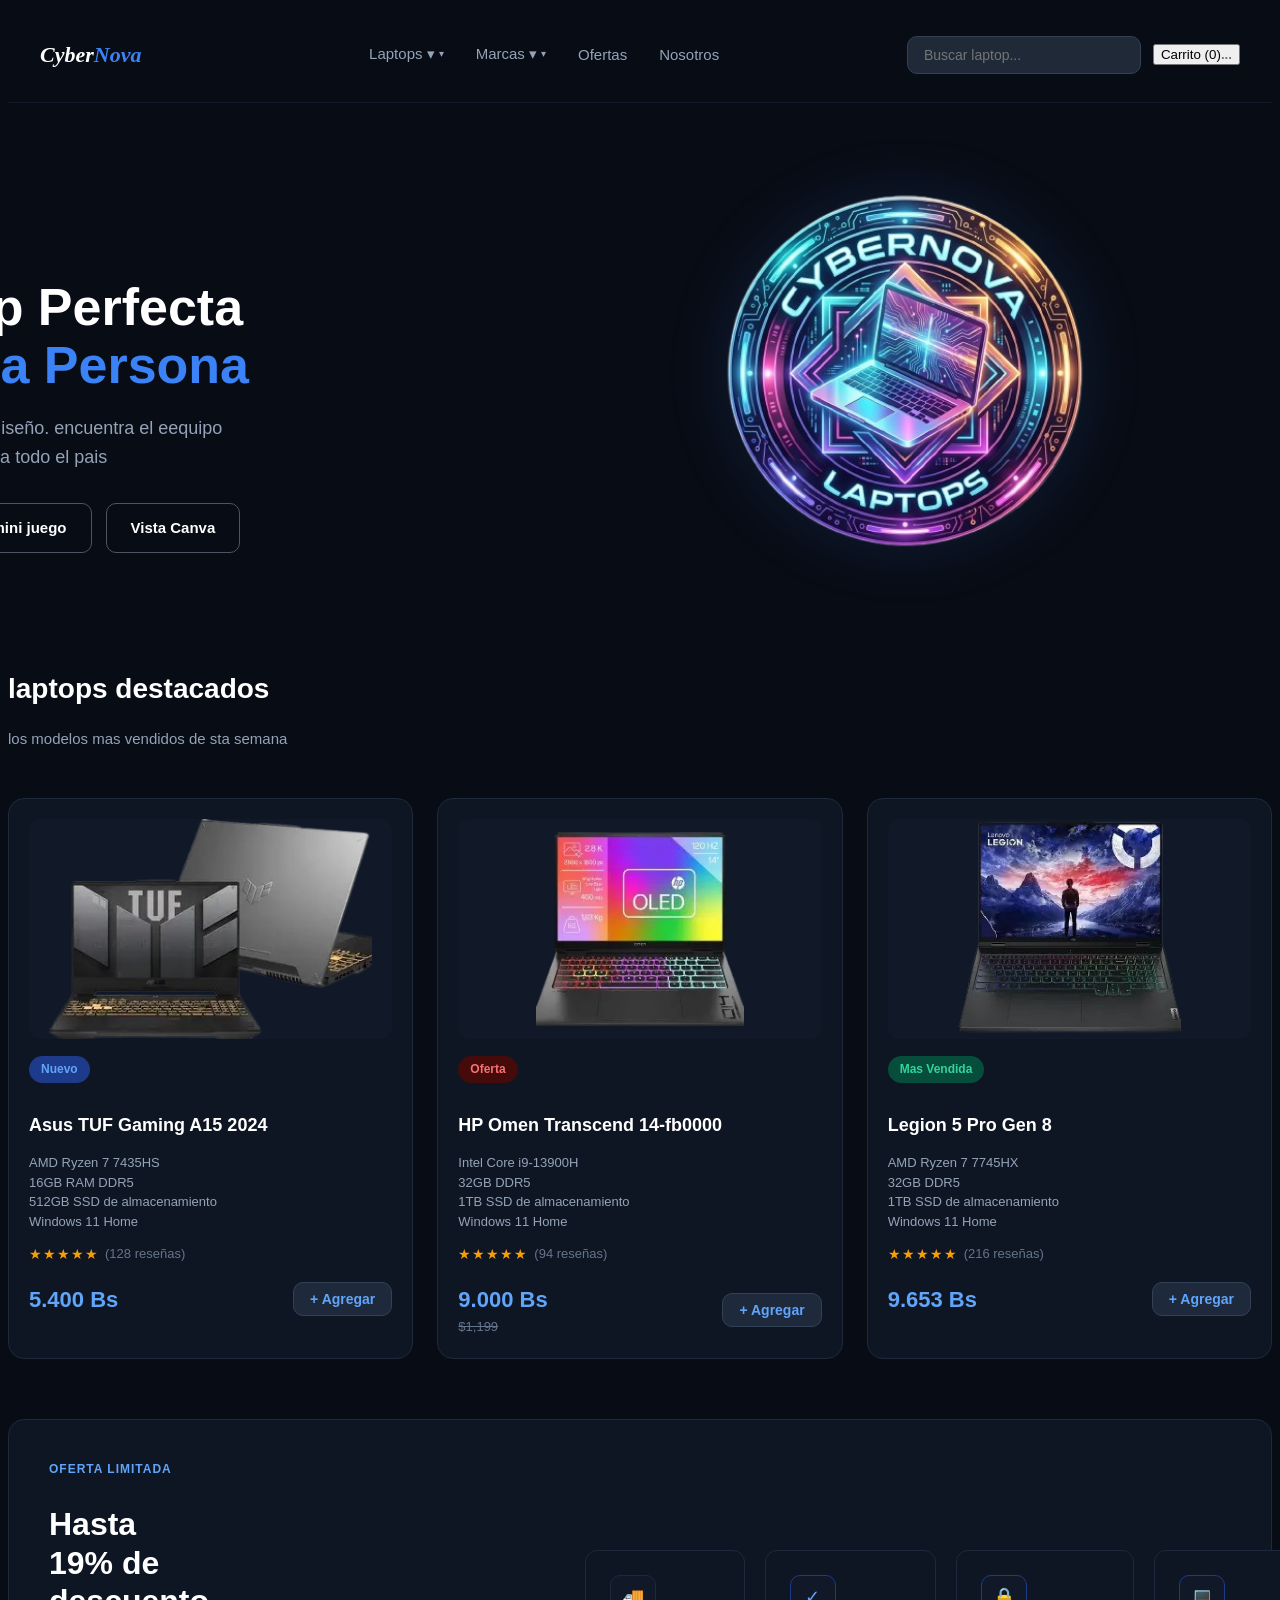
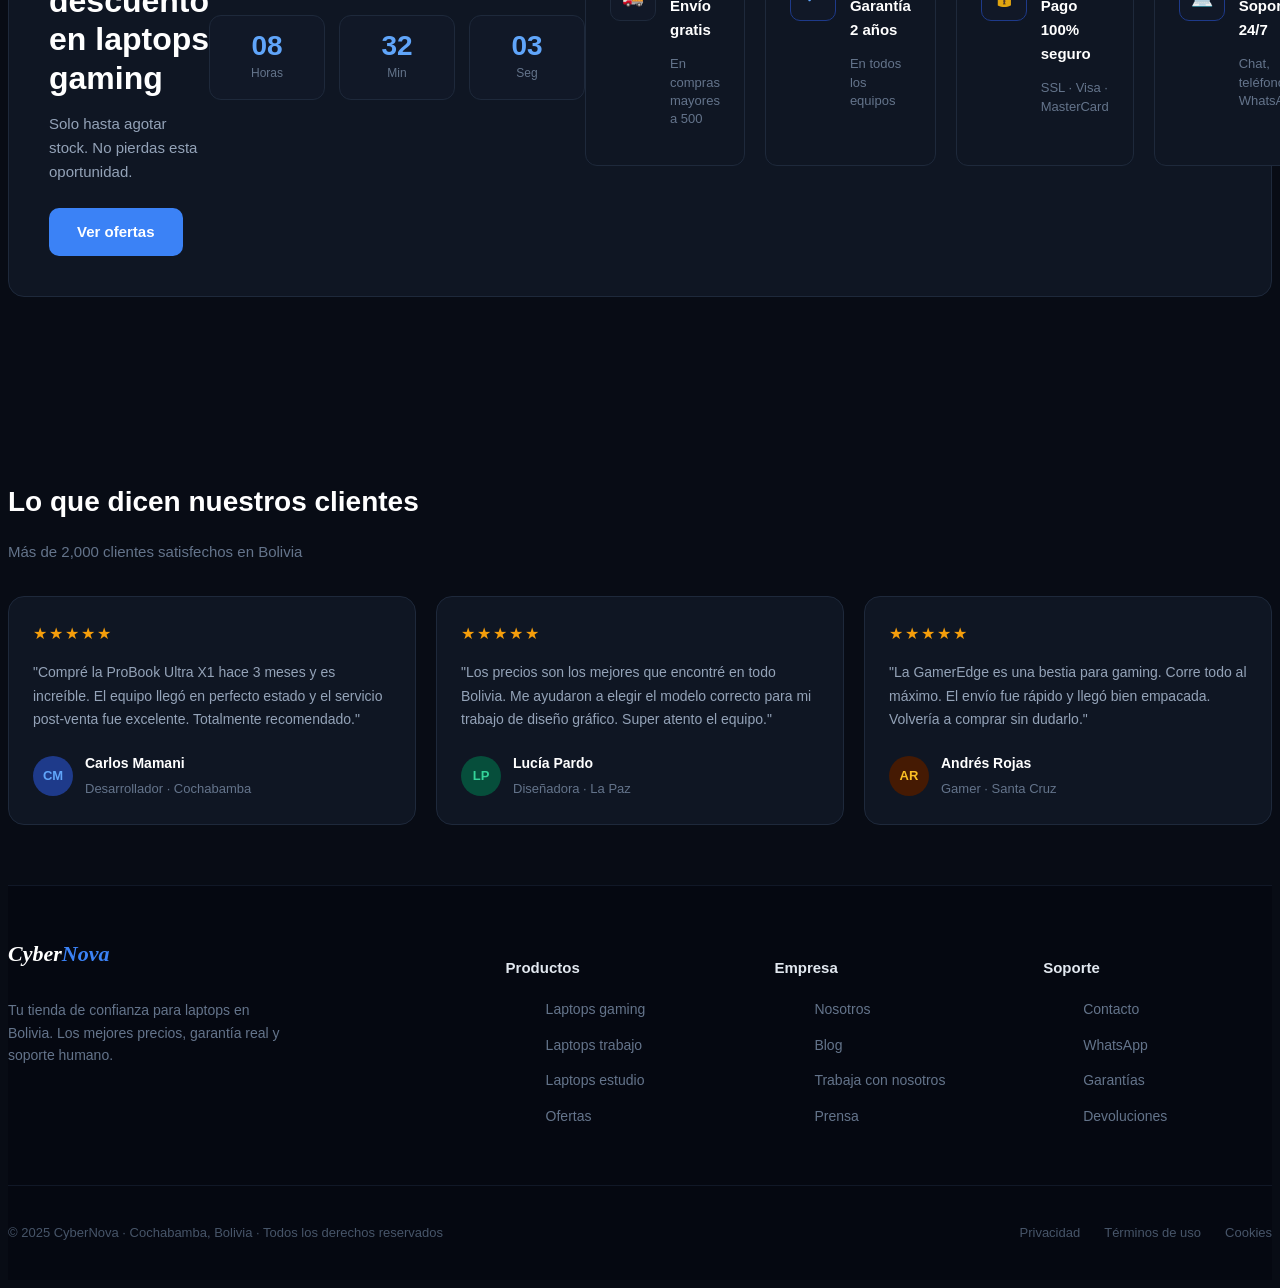
<file: JS/pagina.html>
﻿<!DOCTYPE html>
<html lang="es">
<head>
    <meta charset="UTF-8">
    <meta name="viewport" content="width=device-width, initial-scale=1.0">
    <title>CYBERNOVA</title>
    <link rel="stylesheet" href="../CSS/pagBody.css">
    <link rel="stylesheet" href="../CSS/pagofertaLim.css">
    
</head>
<body>

    <nav class="navbar">
        <div class="contenedor nav-contenedor">
            <a href="#" class="logo">
                Cyber<span>Nova</span>
            </a>
            <ul class="nav-links">
                <li class="dropdown">
                    <a href="#">Laptops ▾</a>
                    <ul class="dropdown-menu">
                        <li><a href="LapTrab.html">💼 Laptops de trabajo</a></li>
                        <li><a href="LapEstudio.html">🎒 Laptops de estudio</a></li>
                        <li><a href="LapGaming.html">🎮 Laptops gaming</a></li>
                        <li><a href="LapDiseño.html">✏️ Laptops diseño</a></li>
                    </ul>
                </li>
                <li class="dropdown">
                    <a href="#">Marcas ▾</a>
                    <ul class="dropdown-menu">
                        <li><a href="MLenovo.html">Lenovo</a></li>
                        <li><a href="HP.html">HP</a></li>
                        <li><a href="Dell.html">Dell</a></li>
                        <li><a href="Asus.html">Asus</a></li>
                        <li><a href="Apple.html">Apple</a></li>
                    </ul>
                </li>
                <li><a href="#" onclick="openOffers(); return false;">Ofertas</a></li>
                <li><a href="nosotros.html">Nosotros</a></li>
            </ul>
            <div class="nav-actions"><!--PARTE DE LA BUSQUEDA-->
                <div class="search-wrapper">
                    <input type="text" class="search-box" id="live-search" placeholder="Buscar laptop..." onkeyup="searchLaptops()">
                    <div class="search-results" id="search-results"></div>
                </div>
                <button class="cart-btn" onclick="toggleCart()">Carrito (<span id="cart-count">0</span>)<span class="dots">...</span>
                </button>
            </div>
        </div>
    </nav>
<!--parte del logo-->
    <header class="principio">
        <div class="contenedor principio-contenedor">
            <div class="principio-contenido">
                <span class="badge">Nuevos Modelos 2026</span>
                <h1>La Laptop Perfecta <br>Para <span class="titulo">Cada Persona</span></h1>
                <p>Gaming, trabajo, estudio o diseño. encuentra el eequipo ideal en CyberNova, envios a todo el pais</p>
                <div class="principio-buttons">
                    
                    <a href="#" class="btn btn-outline"> Comprar Modelos</a>
                    <a href="https://view.genially.com/6a0b04c957dbf2269536f12d" class="btn btn-outline"> mini juego </a>
                    <a href="https://www.canva.com/design/DAHIqcsLhzc/NXzbYruGM3yjN7t6kaQc4Q/edit" class="btn btn-canva">Vista Canva</a>
                </div>
            </div>
            <div class="principio-image">
                <img src="../IMG/Logo.png" alt="logo CyverNova" class="principio-logo">
        </div>
    </header>
    
    <section class="destacado">
        <div class="container">
            <div class="destacado-encabezado">
                <div>
                    <h2>laptops destacados</h2>
                    <p>los modelos mas vendidos de sta semana</p>
                </div>
                
            </div>
            <div class="cards-grid">

                <div class="card">
                    <div class="card-image">
                        <img src="../IMG/Asus TUF Gaming A15 2024.png" alt="Laptop Gamer" >
                    </div>
                    <span class="badge-card blue">Nuevo</span>
                    <h3>Asus TUF Gaming A15 2024</h3>
                    <p class="especif">AMD Ryzen 7 7435HS <br>16GB RAM DDR5 <br> 512GB SSD de almacenamiento <br> Windows 11 Home</p>
                    <div class="reviews">
                        <span class="stars">★★★★★</span>
                        <span class="count">(128 reseñas)</span>
                    </div>
                    <div class="card-footer">
                        <span class="price">5.400 Bs</span>
                        <button class="btn-add">+ Agregar</button>
                    </div>
                </div>

                <div class="card">
                    <div class="card-image">
                        <img src="../IMG/HP Omen Transcend 14-fb0000.png" alt="">
                    </div>
                    <span class="badge-card red">Oferta</span>
                    <h3>HP Omen Transcend 14-fb0000</h3>
                    <p class="especif">Intel Core i9-13900H <br>32GB DDR5 <br> 1TB SSD de almacenamiento <br> Windows 11 Home</p>
                    <div class="reviews">
                        <span class="stars">★★★★★</span>
                        <span class="count">(94 reseñas)</span>
                    </div>
                    <div class="card-footer">
                        <div class="price-box">
                            <span class="price">9.000 Bs</span>
                            <span class="old-price">$1,199</span>
                        </div>
                        <button class="btn-add">+ Agregar</button>
                    </div>
                </div>

                <div class="card">
                    <div class="card-image">
                        <img src="../IMG/Legion 5 Pro Gen 8.png" alt="">
                    </div>
                    <span class="badge-card green">Mas Vendida</span>
                    <h3> Legion 5 Pro Gen 8</h3>
                    <p class="especif">AMD Ryzen 7 7745HX <br> 32GB DDR5 <br>1TB SSD de almacenamiento <br> Windows 11 Home</p>
                    <div class="reviews">
                        <span class="stars">★★★★★</span>
                        <span class="count">(216 reseñas)</span>
                    </div>
                    <div class="card-footer">
                        <span class="price">9.653 Bs</span>
                        <button class="btn-add">+ Agregar</button>
                    </div>
                </div>
            </div>
        </div>
    </section>
    
    <!-- Oferta Limitada + Beneficios -->
<section class="promo-section">
    <div class="container">
        <!--  oferta -->
        <div class="offer-banner">
            <div class="offer-content">
                <span class="offer-label">OFERTA LIMITADA</span>
                <h2>Hasta 19% de descuento en laptops gaming</h2>
                <p>Solo hasta agotar stock. No pierdas esta oportunidad.</p>
                <a href="#" onclick="openOffers(); return false;" class="btn-offer">Ver ofertas</a>
            </div>
            <div class="countdown">
                <div class="count-box">
                    <span class="count-num" id="hours">08</span>
                    <span class="count-label">Horas</span>
                </div>
                <div class="count-box">
                    <span class="count-num" id="minutes">32</span>
                    <span class="count-label">Min</span>
                </div>
                <div class="count-box">
                    <span class="count-num" id="seconds">04</span>
                    <span class="count-label">Seg</span>
                </div>
            </div>

        <!-- Beneficios -->
        <div class="benefits-grid">
            <div class="benefit-card">
                <div class="benefit-icon">🚚</div>
                <div class="benefit-info">
                    <h4>Envío gratis</h4>
                    <p>En compras mayores a 500</p>
                </div>
            </div>
            <div class="benefit-card">
                <div class="benefit-icon blue">✓</div>
                <div class="benefit-info">
                    <h4>Garantía 2 años</h4>
                    <p>En todos los equipos</p>
                </div>
            </div>
            <div class="benefit-card">
                <div class="benefit-icon blue">🔒</div>
                <div class="benefit-info">
                    <h4>Pago 100% seguro</h4>
                    <p>SSL · Visa · MasterCard</p>
                </div>
            </div>
            <div class="benefit-card">
                <div class="benefit-icon blue">💻</div>
                <div class="benefit-info">
                    <h4>Soporte 24/7</h4>
                    <p>Chat, teléfono y WhatsApp</p>
                </div>
            </div>
        </div>
    </div>
</section>

<!-- Testimonios -->
<section class="testimonials">
    <div class="container">
        <div class="testimonials-header">
            <h2>Lo que dicen nuestros clientes</h2>
            <p>Más de 2,000 clientes satisfechos en Bolivia</p>
        </div>

        <div class="testimonials-grid">
            <div class="testimonial-card">
                <div class="stars">★★★★★</div>
                <p class="quote">"Compré la ProBook Ultra X1 hace 3 meses y es increíble. El equipo llegó en perfecto estado y el servicio post-venta fue excelente. Totalmente recomendado."</p>
                <div class="author">
                    <div class="avatar blue">CM</div>
                    <div class="author-info">
                        <strong>Carlos Mamani</strong>
                        <span>Desarrollador · Cochabamba</span>
                    </div>
                </div>
            </div>

            <div class="testimonial-card">
                <div class="stars">★★★★★</div>
                <p class="quote">"Los precios son los mejores que encontré en todo Bolivia. Me ayudaron a elegir el modelo correcto para mi trabajo de diseño gráfico. Super atento el equipo."</p>
                <div class="author">
                    <div class="avatar green">LP</div>
                    <div class="author-info">
                        <strong>Lucía Pardo</strong>
                        <span>Diseñadora · La Paz</span>
                    </div>
                </div>
            </div>

            <div class="testimonial-card">
                <div class="stars">★★★★★</div>
                <p class="quote">"La GamerEdge es una bestia para gaming. Corre todo al máximo. El envío fue rápido y llegó bien empacada. Volvería a comprar sin dudarlo."</p>
                <div class="author">
                    <div class="avatar orange">AR</div>
                    <div class="author-info">
                        <strong>Andrés Rojas</strong>
                        <span>Gamer · Santa Cruz</span>
                    </div>
                </div>
            </div>
        </div>
    </div>
</section>

<!-- Footer -->
<footer class="footer">
    <div class="container">
        <div class="footer-grid">
            <div class="footer-brand">
                <a href="#" class="logo">Cyber<span>Nova</span></a>
                <p>Tu tienda de confianza para laptops en Bolivia. Los mejores precios, garantía real y soporte humano.</p>
            </div>
            <div class="footer-links">
                <h4>Productos</h4>
                <ul>
                    <li><a href="LapGaming.html">Laptops gaming</a></li>
                    <li><a href="LapTrab.html">Laptops trabajo</a></li>
                    <li><a href="LapEstudio.html">Laptops estudio</a></li>
                    <li><a href="#" onclick="openOffers(); return false;">Ofertas</a></li>
                </ul>
            </div>
            <div class="footer-links">
                <h4>Empresa</h4>
                <ul>
                    <li><a href="nosotros.html">Nosotros</a></li>
                    <li><a href="#">Blog</a></li>
                    <li><a href="https://wa.me/5916505433">Trabaja con nosotros</a></li>
                    <li><a href="#">Prensa</a></li>
                </ul>
            </div>
            <div class="footer-links">
                <h4>Soporte</h4>
                <ul>
                    <li><a href="#">Contacto</a></li>
                    <li><a href="https://wa.me/5916505433">WhatsApp</a></li>
                    <li><a href="#">Garantías</a></li>
                    <li><a href="#">Devoluciones</a></li>
                </ul>
            </div>
        </div>
        <div class="footer-bottom">
            <p>© 2025 CyberNova · Cochabamba, Bolivia · Todos los derechos reservados</p>
            <div class="footer-legal">
                <a href="#">Privacidad</a>
                <a href="#">Términos de uso</a>
                <a href="#">Cookies</a>
            </div>
        </div>
    </div>
</footer>
    <!--PARA LA PARTE SUPERIOR OFERTAS-->
    <!-- MODAL OFERTAS -->
<div class="modal-overlay offers" id="offers-overlay" onclick="closeOffers()"></div>
<div class="modal-offers" id="modal-offers">
    <button class="modal-close" onclick="closeOffers()">✕</button>
    <div class="offers-header">
        <h2>🔥 Ofertas Especiales</h2>
        <p>Laptops con descuento por tiempo limitado</p>
    </div>
    
    <div class="offers-grid" id="offers-grid">
        
        <!-- Oferta 1: Legion 5 Pro -->
        <div class="offer-card">
            <div class="offer-badge">-18%</div>
            <div class="offer-img">
                <img src="../IMG/Legion 5 Pro Gen 8.png" alt="Legion 5 Pro">
            </div>
            <h4>Legion 5 Pro Gen 8</h4>
            <div class="offer-specs">
                <span>AMD Ryzen 7 7745HX</span>
                <span>32GB DDR5 · RTX 4060</span>
                <span>16" QHD 165Hz</span>
            </div>
            <div class="offer-price-box">
                <span class="offer-old">11.600 Bs</span>
                <span class="offer-new">9.653 Bs</span>
            </div>
            <button class="btn-buy-offer" onclick="openModal('Legion 5 Pro Gen 8', 1399, 'IMG/imagen2'); closeOffers();">Comprar</button>
        </div>

        <!-- Oferta 2: HP Omen 16 -->
        <div class="offer-card">
            <div class="offer-badge">-13%</div>
            <div class="offer-img">
                <img src="../IMG/HP Omen 16-wd0000.png" alt="HP Omen 16">
            </div>
            <h4>HP Omen 16-wd0000</h4>
            <div class="offer-specs">
                <span>Intel Core i7-13700HX</span>
                <span>16GB DDR5 · RTX 4060</span>
                <span>16.1" QHD 165Hz</span>
            </div>
            <div class="offer-price-box">
                <span class="offer-old">10.300 Bs</span>
                <span class="offer-new">8.900 Bs</span>
            </div>
            <button class="btn-buy-offer" onclick="openModal('HP Omen 16', 1299, 'IMG/imagen3'); closeOffers();">Comprar</button>
        </div>

        <!-- Oferta 3: Pavilion x360 -->
        <div class="offer-card">
            <div class="offer-badge">-19%</div>
            <div class="offer-img">
                <img src="../IMG/HP Pavilion x360 14-ek1000.png" alt="HP Pavilion x360">
            </div>
            <h4>HP Pavilion x360 14</h4>
            <div class="offer-specs">
                <span>Intel Core i5-1335U</span>
                <span>8GB DDR4 · Touch</span>
                <span>14" FHD IPS 2-en-1</span>
            </div>
            <div class="offer-price-box">
                <span class="offer-old">6.100 Bs</span>
                <span class="offer-new">4.450 Bs</span>
            </div>
            <button class="btn-buy-offer" onclick="openModal('HP Pavilion x360 14', 649, 'IMG/imagen2'); closeOffers();">Comprar</button>
        </div>

        <!-- Oferta 4: Dell G15 -->
        <div class="offer-card">
            <div class="offer-badge">-18%</div>
            <div class="offer-img">
                <img src="../IMG/Dell G15 5530.png" alt="Dell G15">
            </div>
            <h4>Dell G15 5530</h4>
            <div class="offer-specs">
                <span>Intel Core i5-13450HX</span>
                <span>16GB DDR5 · RTX 3050</span>
                <span>15.6" FHD 120Hz</span>
            </div>
            <div class="offer-price-box">
                <span class="offer-old">7.500 Bs</span>
                <span class="offer-new">6.100 Bs</span>
            </div>
            <button class="btn-buy-offer" onclick="openModal('Dell G15 5530', 899, 'IMG/imagen2'); closeOffers();">Comprar</button>
        </div>

        <!-- Oferta 5: Asus ZenBook 14 -->
        <div class="offer-card">
            <div class="offer-badge">-15%</div>
            <div class="offer-img">
                <img src="../IMG/Asus ZenBook 14 UX3405.png" alt="Asus ZenBook 14">
            </div>
            <h4>Asus ZenBook 14 UX3405</h4>
            <div class="offer-specs">
                <span>Intel Core Ultra 7</span>
                <span>16GB LPDDR5X · OLED</span>
                <span>14" 3K 120Hz Touch</span>
            </div>
            <div class="offer-price-box">
                <span class="offer-old">8.900 Bs</span>
                <span class="offer-new">7.500 Bs</span>
            </div>
            <button class="btn-buy-offer" onclick="openModal('Asus ZenBook 14', 1099, 'IMG/imagen2'); closeOffers();">Comprar</button>
        </div>

        <!-- Oferta 6: Inspiron 16 Plus -->
        <div class="offer-card">
            <div class="offer-badge">-17%</div>
            <div class="offer-img">
                <img src="../IMG/Dell Inspiron 16 Plus 7630.png" alt="Dell Inspiron 16 Plus">
            </div>
            <h4>Dell Inspiron 16 Plus 7630</h4>
            <div class="offer-specs">
                <span>Intel Core i7-1360P</span>
                <span>16GB DDR5 · RTX 3050</span>
                <span>16" 2.5K 120Hz</span>
            </div>
            <div class="offer-price-box">
                <span class="offer-old">8.000 Bs</span>
                <span class="offer-new">6.800 Bs</span>
            </div>
            <button class="btn-buy-offer" onclick="openModal('Dell Inspiron 16 Plus', 999, 'IMG/imagen1'); closeOffers();">Comprar</button>
        </div>

        <!-- Oferta 7: IdeaPad Gaming 3 -->
        <div class="offer-card">
            <div class="offer-badge">-16%</div>
            <div class="offer-img">
                <img src="../IMG/IdeaPad Gaming 3 Gen 7.png" alt="IdeaPad Gaming 3">
            </div>
            <h4>IdeaPad Gaming 3 Gen 7</h4>
            <div class="offer-specs">
                <span>AMD Ryzen 5 6600H</span>
                <span>16GB DDR5 · RTX 3050</span>
                <span>15.6" FHD 120Hz</span>
            </div>
            <div class="offer-price-box">
                <span class="offer-old">6.500 Bs</span>
                <span class="offer-new">5.519 Bs</span>
            </div>
            <button class="btn-buy-offer" onclick="openModal('IdeaPad Gaming 3 Gen 7', 799, 'IMG/imagen3'); closeOffers();">Comprar</button>
        </div>

        <!-- Oferta 8: TUF Gaming A15 -->
        <div class="offer-card">
            <div class="offer-badge">-16%</div>
            <div class="offer-img">
                <img src="../IMG/Asus TUF Gaming A15 2024.png" alt="TUF Gaming A15">
            </div>
            <h4>Asus TUF Gaming A15 2024</h4>
            <div class="offer-specs">
                <span>AMD Ryzen 7 7435HS</span>
                <span>16GB DDR5 · RTX 3050</span>
                <span>15.6" FHD 144Hz</span>
            </div>
            <div class="offer-price-box">
                <span class="offer-old">6.500 Bs</span>
                <span class="offer-new">5.400 Bs</span>
            </div>
            <button class="btn-buy-offer" onclick="openModal('Asus TUF Gaming A15', 799, 'IMG/imagen2'); closeOffers();">Comprar</button>
        </div>

        <!-- Oferta 9: VivoBook Pro 16 -->
        <div class="offer-card">
            <div class="offer-badge">-18%</div>
            <div class="offer-img">
                <img src="../IMG/Asus VivoBook Pro 16 K6604.png" alt="VivoBook Pro 16">
            </div>
            <h4>Asus VivoBook Pro 16</h4>
            <div class="offer-specs">
                <span>Intel Core i7-13700H</span>
                <span>16GB DDR5 · RTX 3050</span>
                <span>16" 3.2K 120Hz</span>
            </div>
            <div class="offer-price-box">
                <span class="offer-old">7.500 Bs</span>
                <span class="offer-new">6.100 Bs</span>
            </div>
            <button class="btn-buy-offer" onclick="openModal('Asus VivoBook Pro 16', 899, 'IMG/imagen2'); closeOffers();">Comprar</button>
        </div>

        <!-- Oferta 10: HP Omen Transcend 14 -->
        <div class="offer-card">
            <div class="offer-badge">-15%</div>
            <div class="offer-img">
                <img src="../IMG/HP Omen Transcend 14-fb0000.png" alt="HP Omen Transcend 14">
            </div>
            <h4>HP Omen Transcend 14</h4>
            <div class="offer-specs">
                <span>Intel Core i9-13900H</span>
                <span>32GB DDR5 · RTX 4070</span>
                <span>14" 2.8K OLED 120Hz</span>
            </div>
            <div class="offer-price-box">
                <span class="offer-old">13.700 Bs</span>
                <span class="offer-new">11.500 Bs</span>
            </div>
            <button class="btn-buy-offer" onclick="openModal('HP Omen Transcend 14', 1699, 'IMG/imagen1'); closeOffers();">Comprar</button>
        </div>

    </div>
</div>


    <script src="script.js"></script>
</body>
</html>
</file>
<file: CSS/marcas.css>
/* ===== PÁGINA MARCA (LENOVO) ===== */
/* ===== RESET Y FONDO GLOBAL ===== */
html, body {
    margin: 0;
    padding: 0;
    background-color: #080c15;
    min-height: 100vh;
}

* {
    margin: 0;
    padding: 0;
    box-sizing: border-box;
}

body {
    font-family: 'Segoe UI', Tahoma, Geneva, Verdana, sans-serif;
    background-color: #080c15;
    color: #e2e8f0;
    line-height: 1.6;
}
.brand-header {
    background: #0a0e17;
    border-bottom: 1px solid #1e293b;
    padding: 24px 0;
}

.brand-header-content {
    display: flex;
    justify-content: space-between;
    align-items: center;
}

.brand-info {
    display: flex;
    align-items: center;
    gap: 16px;
}

.brand-logo {
    width: 48px;
    height: 48px;
    border-radius: 50%;
    display: flex;
    align-items: center;
    justify-content: center;
    font-size: 10px;
    font-weight: 800;
    letter-spacing: 0.5px;
}

.brand-logo.red {
    background: #450a0a;
    color: #ef4444;
}

.brand-info h1 {
    color: #ffffff;
    font-size: 24px;
    font-weight: 700;
}

.brand-info p {
    color: #64748b;
    font-size: 14px;
    margin-top: 2px;
}

.close-btn {
    width: 40px;
    height: 40px;
    background: #1f2937;
    border: 1px solid #374151;
    color: #94a3b8;
    border-radius: 10px;
    font-size: 18px;
    cursor: pointer;
    transition: all 0.3s;
}

.close-btn:hover {
    background: #374151;
    color: #ffffff;
}

/* Filtros */
.filters {
    display: flex;
    gap: 10px;
    padding: 24px 0;
    flex-wrap: wrap;
}

.filter-btn {
    background: #111827;
    border: 1px solid #374151;
    color: #94a3b8;
    padding: 8px 18px;
    border-radius: 8px;
    font-size: 14px;
    font-weight: 500;
    cursor: pointer;
    transition: all 0.3s;
}

.filter-btn:hover {
    border-color: #4b5563;
    color: #e2e8f0;
}

.filter-btn.active {
    background: #1e3a8a;
    border-color: #3b82f6;
    color: #60a5fa;
}

/* Catálogo */
.catalog {
    padding-bottom: 60px;
    background: #080c15;
}

.catalog-grid {
    display: grid;
    grid-template-columns: repeat(3, 1fr);
    gap: 20px;
    background-color: #080c15;
}

.laptop-card {
    background: #0f1623;
    border: 1px solid #1e293b;
    border-radius: 16px;
    padding: 20px;
}

.laptop-card.hidden {
    display: none;
}

.card-img {
    background: #111827;
    border-radius: 12px;
    height: 180px;
    display: flex;
    align-items: center;
    justify-content: center;
    margin-bottom: 16px;
    overflow: hidden;
}

.card-img img {
    max-width: 80%;
    max-height: 80%;
    object-fit: contain;
}

.badge-card.purple {
    background: #581c87;
    color: #c084fc;
}

/* Especificaciones tabla */
.specs-table {
    margin: 14px 0;
    border-top: 1px solid #1e293b;
    border-bottom: 1px solid #1e293b;
    padding: 10px 0;
}

.spec-row {
    display: flex;
    justify-content: space-between;
    align-items: center;
    padding: 5px 0;
    font-size: 13px;
}

.spec-row span {
    color: #64748b;
}

.spec-row strong {
    color: #e2e8f0;
    font-weight: 500;
    text-align: right;
}

.stock {
    color: #34d399;
    font-size: 13px;
    margin: 12px 0;
}

.card-footer-price {
    display: flex;
    justify-content: space-between;
    align-items: center;
    margin-top: 8px;
}

.card-footer-price .price {
    font-size: 22px;
    font-weight: 800;
    color: #60a5fa;
}

.card-footer-price .old-price {
    font-size: 13px;
    color: #64748b;
    text-decoration: line-through;
    display: block;
}

/* ===== BADGES DE COLORES (para que no salgan en blanco) ===== */
.badge-card {
    display: inline-block;
    font-size: 12px;
    font-weight: 600;
    padding: 4px 12px;
    border-radius: 20px;
    margin-bottom: 10px;
}

.badge-card.blue {
    background-color: #1e3a8a;
    color: #60a5fa;
}

.badge-card.red {
    background-color: #450a0a;
    color: #f87171;
}

.badge-card.green {
    background-color: #064e3b;
    color: #34d399;
}

.badge-card.purple {
    background-color: #581c87;
    color: #c084fc;
}

/* ===== BOTÓN AGREGAR (para que no salga en blanco) ===== */
.btn-add {
    background-color: #1e293b;
    border: 1px solid #334155;
    color: #60a5fa;
    font-size: 14px;
    font-weight: 600;
    padding: 8px 16px;
    border-radius: 10px;
    cursor: pointer;
    transition: background-color 0.3s;
}

.btn-add:hover {
    background-color: #334155;
}

/*pagina de hp el logo*/
.brand-logo.hp{
    background: #1e3a8a;
    color: #60a5fa;
}
/*pagina de DELL el logo*/
.brand-logo.dell{
    background: #1e3a8a;
    color: #60a5fa;
    font-size: 14px;
    letter-spacing: 1px;
}

/*PARA EL LOGO DE ASUS*/
.brand-logo.asus {
    background: #7c3aed;
    color: #c4b5fd;
    font-size: 12px;
    letter-spacing: 2px;
}

/*PARA EL LOGO DE APPLE*/
.brand-logo.apple {
    background: #1c1c1e;
    color: #f5f5f7;
    font-size: 20px;
    font-weight: 300;
}

/* Responsive */
@media (max-width: 900px) {
    .catalog-grid {
        grid-template-columns: 1fr;
    }
    
    .filters {
        gap: 8px;
    }
    
    .filter-btn {
        padding: 6px 14px;
        font-size: 13px;
    }
}
</file>
<file: CSS/loginn.css>
body{
    background: linear-gradient(135deg, #d8a7c9 0%, #a18cd1 50%, #2a2a4e 100%);
    height: 100vh;
    display: flex;
    justify-content: center;
    align-items: center;
}
.main-card{
    display: flex;
    width: 850px;
    height: 520px;
    background: rgba(255,255,255, 0.2);
    backdrop-filter: blur(20px);
    -webkit-backdrop-filter: blur(20px);
    border-radius: 40px;
    border: 1px solid rgba(255, 255, 255, 0.3);
    box-shadow: 0 25px 50px rgba(0, 0, 0, 0.2);
    overflow: hidden;
}
.form-side{
    flex: 1.2;
    padding: 60px;
    display: flex;
    flex-direction: column;
    justify-content: center;
}
.image-side{
    flex: 1;
    padding: 30px;
    display: flex;
    align-items: center;
    justify-content: center;
}
.image-container{
    width: 100%;
    height: 100%;
    background-color: #fff;
    border-radius: 35px;
    overflow: hidden;
    box-shadow: 10px 10px 30px rgba(0, 0, 0, 0.1);
}
.image-container img{
    width: 100%;
    height: 100%;
    object-fit: cover;
}
h1{
    color: #240e57;
    font-size: 2.2rem;
    margin-bottom: 40px;
    text-align: center;
}
.input-field{
    position: relative;
    margin-bottom: 25px;
    border-bottom: 2px solid #2a2a4e;
}
.input-field label{
    display: block;
    font-size: 0.85rem;
    color: #39082a;
    font-weight: 600;
}
.input-field input{
    width: 100%;
    background: transparent;
    border: none;
    outline: none;
    padding: 10px 30px 10px 0;
    color: darkslateblue;
    font-size: irem;
}
.input-field i{
    position: absolute;
    right: 5px;
    bottom: 12px;
    color: #160737;
}
.signup-btn {
    width: 100%;
    padding: 15px;
    border-radius: 50px;
    border: none;
    background: #2f1e56;
    color: rgb(188, 196, 203);
    font-size: 1.1rem;
    font-weight: 600;
    cursor: pointer;
    margin-top: 20px;
    transition: 0.3s;
}
.signup-btn :hover{
    background: #2a2a4e;
    transform: scale(1.02);
}
.footer-text{
    text-align: center;
    margin-top: 25px;
    font-size: 0.8rem;
    color: rgb(45, 31, 25);
    font-weight: 500;
    cursor: pointer;
}
@media (max-width: 800px){
    .main-card{
        flex-direction: column;
        width: 90%;
        height: auto;
        margin-top: 20px;
    }
    .image-side{display: none;}
}
</file>
<file: CSS/laptops.css>
/* ===== RESET ===== */
* {
    margin: 0;
    padding: 0;
    box-sizing: border-box;
}

body {
    font-family: 'Segoe UI', Tahoma, Geneva, Verdana, sans-serif;
    background-color: #080c15;
    color: #e2e8f0;
    line-height: 1.6;
}

a {
    text-decoration: none;
    color: inherit;
}

.container {
    max-width: 1200px;
    margin: 0 auto;
    padding: 0 24px;
}

/* ===== HEADER ===== */
.brand-header {
    background: #0a0e17;
    border-bottom: 1px solid #1e293b;
    padding: 24px 0;
}

.brand-header-content {
    display: flex;
    justify-content: space-between;
    align-items: center;
}

.brand-info {
    display: flex;
    align-items: center;
    gap: 16px;
}

.brand-logo {
    width: 48px;
    height: 48px;
    border-radius: 50%;
    display: flex;
    align-items: center;
    justify-content: center;
    font-size: 20px;
    flex-shrink: 0;
}

.brand-logo.work {
    background: #064e3b;
    color: #34d399;
}

.brand-info h1 {
    color: #ffffff;
    font-size: 24px;
    font-weight: 700;
}

.brand-info p {
    color: #64748b;
    font-size: 14px;
    margin-top: 2px;
}

.close-btn {
    width: 40px;
    height: 40px;
    background: #1f2937;
    border: 1px solid #374151;
    color: #94a3b8;
    border-radius: 10px;
    font-size: 18px;
    cursor: pointer;
    transition: all 0.3s;
}

.close-btn:hover {
    background: #374151;
    color: #ffffff;
}

/* ===== FILTROS ===== */
.filters {
    display: flex;
    gap: 10px;
    padding: 24px 0;
    flex-wrap: wrap;
}

.filter-btn {
    background: #111827;
    border: 1px solid #374151;
    color: #94a3b8;
    padding: 8px 18px;
    border-radius: 8px;
    font-size: 14px;
    font-weight: 500;
    cursor: pointer;
    transition: all 0.3s;
}

.filter-btn:hover {
    border-color: #4b5563;
    color: #e2e8f0;
}

.filter-btn.active {
    background: #1e3a8a;
    border-color: #3b82f6;
    color: #60a5fa;
}

/* ===== CATÁLOGO ===== */
.catalog {
    padding-bottom: 60px;
    background: #080c15;
}

.catalog-grid {
    display: grid;
    grid-template-columns: repeat(3, 1fr);
    gap: 20px;
}

.laptop-card {
    background: #0f1623;
    border: 1px solid #1e293b;
    border-radius: 16px;
    padding: 20px;
}

.laptop-card.hidden {
    display: none;
}

.card-img {
    background: #111827;
    border-radius: 12px;
    height: 180px;
    display: flex;
    align-items: center;
    justify-content: center;
    margin-bottom: 16px;
    overflow: hidden;
}

.card-img img {
    max-width: 80%;
    max-height: 80%;
    object-fit: contain;
}

/* Badges */
.badge-card {
    display: inline-block;
    font-size: 12px;
    font-weight: 600;
    padding: 4px 12px;
    border-radius: 20px;
    margin-bottom: 10px;
}

.badge-card.blue {
    background-color: #1e3a8a;
    color: #60a5fa;
}

.badge-card.purple {
    background-color: #581c87;
    color: #c084fc;
}

/* Título */
.laptop-card h3 {
    color: #ffffff;
    font-size: 18px;
    font-weight: 700;
    margin-bottom: 12px;
}

/* Tabla specs */
.specs-table {
    margin: 14px 0;
    border-top: 1px solid #1e293b;
    border-bottom: 1px solid #1e293b;
    padding: 10px 0;
}

.spec-row {
    display: flex;
    justify-content: space-between;
    align-items: center;
    padding: 5px 0;
    font-size: 13px;
}

.spec-row span {
    color: #64748b;
}

.spec-row strong {
    color: #e2e8f0;
    font-weight: 500;
    text-align: right;
}

/* Stock */
.stock {
    color: #34d399;
    font-size: 13px;
    margin: 12px 0;
}

/* Footer precio */
.card-footer-price {
    display: flex;
    justify-content: space-between;
    align-items: center;
    margin-top: 8px;
}

.price {
    font-size: 22px;
    font-weight: 800;
    color: #60a5fa;
}

.old-price {
    font-size: 13px;
    color: #64748b;
    text-decoration: line-through;
    display: block;
}

/* Botón Comprar */
.btn-buy {
    background-color: #3b82f6;
    border: none;
    color: #ffffff;
    font-size: 14px;
    font-weight: 600;
    padding: 10px 20px;
    border-radius: 10px;
    cursor: pointer;
    transition: background-color 0.3s;
}

.btn-buy:hover {
    background-color: #2563eb;
}

/* ===== MODAL ===== */
.modal-overlay {
    position: fixed;
    top: 0;
    left: 0;
    width: 100%;
    height: 100%;
    background: rgba(0, 0, 0, 0.7);
    backdrop-filter: blur(6px);
    z-index: 9999;
    opacity: 0;
    visibility: hidden;
    transition: all 0.3s;
}

.modal-overlay.active {
    opacity: 1;
    visibility: visible;
}

.modal-buy {
    position: fixed;
    top: 50%;
    left: 50%;
    transform: translate(-50%, -50%) scale(0.9);
    width: 420px;
    max-width: 90%;
    background: #0f1623;
    border: 1px solid #1e293b;
    border-radius: 20px;
    padding: 32px;
    z-index: 10000;
    opacity: 0;
    visibility: hidden;
    transition: all 0.3s ease;
    box-shadow: 0 25px 60px rgba(0,0,0,0.6);
}

.modal-buy.active {
    opacity: 1;
    visibility: visible;
    transform: translate(-50%, -50%) scale(1);
}

.modal-close {
    position: absolute;
    top: 16px;
    right: 16px;
    width: 36px;
    height: 36px;
    background: #1f2937;
    border: 1px solid #374151;
    color: #94a3b8;
    border-radius: 10px;
    font-size: 16px;
    cursor: pointer;
    display: flex;
    align-items: center;
    justify-content: center;
    transition: all 0.3s;
}

.modal-close:hover {
    background: #374151;
    color: #ffffff;
}

.modal-content {
    text-align: center;
}

.modal-content img {
    width: 120px;
    height: auto;
    margin-bottom: 16px;
    border-radius: 12px;
}

.modal-content h3 {
    color: #ffffff;
    font-size: 20px;
    font-weight: 700;
    margin-bottom: 8px;
}

.modal-price {
    color: #60a5fa;
    font-size: 28px;
    font-weight: 800;
    margin-bottom: 24px;
}

.modal-form {
    display: flex;
    flex-direction: column;
    gap: 12px;
}

.modal-input {
    background: #111827;
    border: 1px solid #374151;
    border-radius: 10px;
    padding: 12px 16px;
    color: #e2e8f0;
    font-size: 14px;
    outline: none;
    transition: border-color 0.3s;
}

.modal-input::placeholder {
    color: #64748b;
}

.modal-input:focus {
    border-color: #3b82f6;
}

.modal-btn-confirm {
    background: #3b82f6;
    border: none;
    color: #ffffff;
    font-size: 15px;
    font-weight: 700;
    padding: 14px;
    border-radius: 10px;
    cursor: pointer;
    margin-top: 8px;
    transition: background 0.3s;
}

.modal-btn-confirm:hover {
    background: #2563eb;
}
/*PARA EL LOGO DE ESTUDIO*/
.brand-logo.study {
    background: #1e3a8a;
    color: #60a5fa;
}

.badge-card.green {
    background-color: #064e3b;
    color: #34d399;
}

/*PARA EL LOGO DE GAMING*/
.brand-logo.gaming {
    background: #450a0a;
    color: #f87171;
}

/*PARA EL LOGO DE DISEÑO*/
.brand-logo.design {
    background: #581c87;
    color: #c084fc;
}

/* ===== RESPONSIVE ===== */
@media (max-width: 900px) {
    .catalog-grid {
        grid-template-columns: 1fr;
    }
    
    .filters {
        gap: 8px;
    }
    
    .filter-btn {
        padding: 6px 14px;
        font-size: 13px;
    }
}
</file>
<file: CSS/Nosotro.css>
/* ===== FONDO DIFERENTE - GRADIENTE OSCURO ===== */
.about-page {
    background: linear-gradient(135deg, #0f172a 0%, #1e1b4b 50%, #312e81 100%);
    min-height: 100vh;
}

.about-header {
    background: rgba(15, 23, 42, 0.9) !important;
    backdrop-filter: blur(10px);
    border-bottom: 1px solid rgba(99, 102, 241, 0.3);
}

.brand-logo.about {
    background: linear-gradient(135deg, #6366f1, #8b5cf6);
    color: #ffffff;
    font-size: 16px;
    font-weight: 800;
    font-family: 'Times New Roman', Times, serif;
}
.titulo span {
    color: #3b82f6;
    font-style: oblique;
    font-family: 'Times New Roman', Times, serif;
}
.titulo  {
    color: #f4f5f8;
    font-style: oblique;
    font-family: 'Times New Roman', Times, serif;
}

/* ===== SECCIONES ===== */
.about-section {
    padding: 40px 0;
}

.about-section.dark {
    background: rgba(15, 23, 42, 0.5);
    margin: 20px 0;
    border-radius: 20px;
}

.section-title {
    color: #c7d2fe;
    font-size: 14px;
    font-weight: 700;
    letter-spacing: 2px;
    text-transform: uppercase;
    margin-bottom: 24px;
}

/* ===== MAPA ===== */
.map-container {
    background: #1e1b4b;
    border-radius: 16px;
    padding: 16px;
    margin-bottom: 24px;
    border: 1px solid rgba(99, 102, 241, 0.2);
}

.locations-grid {
    display: grid;
    grid-template-columns: repeat(2, 1fr);
    gap: 16px;
    margin-bottom: 24px;
}

.location-card {
    background: rgba(30, 27, 75, 0.6);
    border: 1px solid rgba(99, 102, 241, 0.2);
    border-radius: 12px;
    padding: 20px;
    display: flex;
    gap: 14px;
    align-items: flex-start;
}

.location-icon {
    font-size: 24px;
    flex-shrink: 0;
}

.location-card h4 {
    color: #e0e7ff;
    font-size: 14px;
    font-weight: 600;
    margin-bottom: 6px;
}

.location-card p {
    color: #c7d2fe;
    font-size: 14px;
    line-height: 1.5;
}

.location-detail {
    color: #818cf8 !important;
    font-size: 13px !important;
    margin-top: 4px;
}

.btn-maps {
    display: inline-flex;
    align-items: center;
    gap: 8px;
    background: #4338ca;
    color: #e0e7ff;
    padding: 12px 24px;
    border-radius: 10px;
    font-size: 14px;
    font-weight: 600;
    transition: background 0.3s;
}

.btn-maps:hover {
    background: #3730a3;
}

/* ===== CONTACTO GRID ===== */
.contact-grid {
    display: grid;
    grid-template-columns: repeat(2, 1fr);
    gap: 20px;
}

.contact-box {
    background: rgba(30, 27, 75, 0.6);
    border: 1px solid rgba(99, 102, 241, 0.2);
    border-radius: 16px;
    padding: 24px;
}

.contact-box h3 {
    color: #c7d2fe;
    font-size: 12px;
    font-weight: 700;
    letter-spacing: 1.5px;
    text-transform: uppercase;
    margin-bottom: 20px;
    padding-bottom: 12px;
    border-bottom: 1px solid rgba(99, 102, 241, 0.2);
}

.contact-item {
    display: flex;
    align-items: center;
    gap: 12px;
    padding: 10px 0;
    border-bottom: 1px solid rgba(99, 102, 241, 0.1);
}

.contact-icon {
    width: 36px;
    height: 36px;
    border-radius: 10px;
    display: flex;
    align-items: center;
    justify-content: center;
    font-size: 16px;
    flex-shrink: 0;
}

.contact-icon.blue { background: rgba(59, 130, 246, 0.2); }
.contact-icon.green { background: rgba(34, 197, 94, 0.2); }
.contact-icon.yellow { background: rgba(234, 179, 8, 0.2); }
.contact-icon.gray { background: rgba(107, 114, 128, 0.2); }

.contact-item span {
    display: block;
    color: #818cf8;
    font-size: 12px;
    margin-bottom: 2px;
}

.contact-item a {
    color: #60a5fa;
    font-size: 14px;
    font-weight: 600;
    transition: color 0.3s;
}

.contact-item a:hover {
    color: #93c5fd;
}

/* Horario */
.schedule-row {
    display: flex;
    justify-content: space-between;
    align-items: center;
    padding: 8px 0;
    border-bottom: 1px solid rgba(99, 102, 241, 0.1);
    font-size: 14px;
}

.schedule-row span {
    color: #c7d2fe;
}

.schedule-row strong {
    color: #e0e7ff;
    font-weight: 600;
}

.schedule-row.closed strong {
    color: #ef4444;
}

.status-badge {
    display: flex;
    align-items: center;
    gap: 12px;
    margin-top: 16px;
    padding-top: 12px;
    border-top: 1px solid rgba(99, 102, 241, 0.2);
}

.status-open {
    color: #22c55e;
    font-weight: 700;
    font-size: 13px;
}

.status-badge span:last-child {
    color: #818cf8;
    font-size: 13px;
}

/* Redes sociales */
.social-grid {
    display: grid;
    grid-template-columns: repeat(2, 1fr);
    gap: 10px;
}

.social-btn {
    display: flex;
    align-items: center;
    gap: 10px;
    background: rgba(49, 46, 129, 0.5);
    border: 1px solid rgba(99, 102, 241, 0.2);
    border-radius: 10px;
    padding: 12px;
    transition: all 0.3s;
}

.social-btn:hover {
    background: rgba(99, 102, 241, 0.2);
    transform: translateY(-2px);
}

.social-btn span {
    font-size: 20px;
}

.social-btn strong {
    display: block;
    color: #e0e7ff;
    font-size: 14px;
    font-weight: 600;
}

.social-btn span:last-child {
    color: #818cf8;
    font-size: 12px;
    font-weight: 400;
}

/* ===== SOBRE NOSOTROS ===== */
.about-text {
    color: #c7d2fe;
    font-size: 16px;
    line-height: 1.7;
    margin-bottom: 32px;
    max-width: 800px;
}

.stats-grid {
    display: grid;
    grid-template-columns: repeat(4, 1fr);
    gap: 16px;
}

.stat-card {
    background: rgba(30, 27, 75, 0.6);
    border: 1px solid rgba(99, 102, 241, 0.2);
    border-radius: 14px;
    padding: 24px;
    text-align: center;
}

.stat-card h3 {
    color: #fbbf24;
    font-size: 28px;
    font-weight: 800;
    margin-bottom: 6px;
}

.stat-card p {
    color: #818cf8;
    font-size: 13px;
}

/* ===== BOTÓN FLOTANTE WHATSAPP ===== */
.whatsapp-float {
    position: fixed;
    bottom: 24px;
    right: 24px;
    width: 60px;
    height: 60px;
    background: #22c55e;
    color: #ffffff;
    border-radius: 50%;
    display: flex;
    align-items: center;
    justify-content: center;
    font-size: 28px;
    box-shadow: 0 4px 20px rgba(34, 197, 94, 0.4);
    z-index: 9999;
    transition: all 0.3s;
    animation: pulse 2s infinite;
}

.whatsapp-float:hover {
    transform: scale(1.1);
    background: #16a34a;
}

@keyframes pulse {
    0%, 100% { box-shadow: 0 4px 20px rgba(34, 197, 94, 0.4); }
    50% { box-shadow: 0 4px 30px rgba(34, 197, 94, 0.6); }
}

/* ===== RESPONSIVE ===== */
@media (max-width: 900px) {
    .locations-grid,
    .contact-grid {
        grid-template-columns: 1fr;
    }
    
    .stats-grid {
        grid-template-columns: repeat(2, 1fr);
    }
    
    .social-grid {
        grid-template-columns: 1fr;
    }
}
</file>
<file: CSS/pagBody.css>
<!--principio-->
*{
    margin: 0;
    padding: 0;
    box-sizing: border-box;
}
body{
    font-family: 'Segoe UI', Tahoma, Geneva, Verdana, sans-serif;
    background-color: #080c15;
    color: #e2e8f0;
    line-height: 1.6;
}
a {
    text-decoration: none;
    color: inherit;
}
.contenedor{
    max-width: 1200px;
    margin: 0 auto;
    padding: 0 24px;
}
.navbar{
    background-color: #080c15;
    border-bottom: 1px solid #111827;
    padding: 18px 0;
}
.nav-contenedor{
    display: flex;
    align-items: center;
    justify-content: space-between;
}
.logo{
    font-size: 22px;
    font-weight: 700;
    color: #ffffff;
    font-style: oblique;
    font-family: 'Times New Roman', Times, serif;
}
.logo span{
    color: #3b82f6;
    font-style: oblique;
    font-family: 'Times New Roman', Times, serif;
}
.nav-links {
    display: flex;
    list-style: none;
    gap: 32px;
}
.nav-links a{
    color: #94a3b8;
    font-size: 15px;
    font-weight: 500;
    transition: color 0.3s;
}
.nav-links a:hover{
    color: #ffffff;
}
.nav-actions{
    display: flex;
    align-items: center;
    gap: 12px;
}
.busqueda-box{
    background-color: #1f2937;
    border: 1px solid #374151;
    border-radius: 8px;
    padding: 8px 14px;
    color: #e2e8f0;
    font-size: 14px;
    width: 160px;
    outline: none;
}
.busqueda-box::placeholder{
    color: #6b7280;
}
.boton-btn{
    background-color: #1f2937;
    border: 1px solid #374151;
    border-radius: 8px;
    padding: 8px 16px;
    color: #ffffff;
    font-size: 14px;
    font-weight: 600;
    cursor: pointer;
    display: flex;
    align-items: center;
    gap: 6px;
}
.dots{
    color: #6b7280;
    font-weight: 700;
}
.principio{
    padding: 80px 0;
    background-color: #080c15;
}
.principio-contenedor{
    display: flex;
    align-items: center;
    justify-content: center;
    gap: 50px;
}
.principio-contenido{
    max-width: 500px;
    flex-shrink: 0;
}
.badge{
    display: inline-block;
    background-color: #1e3a8a;
    color: #60a5fa;
    font-size: 12px;
    font-weight: 700;
    padding: 6px 14px;
    border-radius: 20px;
    margin-bottom: 20px;
    text-transform: uppercase;
    letter-spacing: 0.5px;
}
.principio-contenido h1{
    font-size: 52px;
    font-weight: 800;
    line-height: 1.1;
    color: #ffffff;
    margin-bottom: 20px;
    font-family:'Segoe UI', Tahoma, Geneva, Verdana, sans-serif;
}
.principio-contenido .titulo{
    color: #3b82f6;
}
.principio-contenido p{
    font-size: 18px;
    color: #94a3b8;
    margin-bottom: 32px;
    max-width: 480px;
}
.principio-buttons {
    display: flex;
    gap: 14px;
}
.btn{
    padding: 12px 24px;
    border-radius: 10px;
    font-size: 15px;
    font-weight: 600;
    transition: all 0.3s;
    display: inline-block;
}
.btn-primary {
    background-color: transparent;
    border: 1px solid #4b5563;
    color: #ffffff;
}
.btn-primary:hover{
    background-color: #1f2937;
}
.btn-outline{
    background-color: transparent;
    border: 1px solid #4b5563;
    color: #ffffff;
}
.btn-outline:hover{
    background-color: #1f2937;
}
.btn-canva{
    background-color: transparent;
    border: 1px solid #4b5563;
    color: #ffffff;
}
.btn-canva:hover{
    background-color: #1f2937;
}
/* Laptop Mockup */
.principio-image {
    flex-shrink: 0;
    width: 100%;
    display: flex;
    justify-content: center;
}
.principio-logo{
    width: 100%;
    max-width: 700px;
    height: auto;
    filter: drop-shadow(0 0 30px rgba(59, 130, 246, 0.15));
}

<!--Laptops Destacadas-->
.destacado {
    padding: 60px 0;
    background-color: #080c15;
}
.destacado-encabezado {
    display: flex;
    justify-content: space-between;
    align-items: flex-end;
    margin-bottom: 32px;
}
.destacado-encabezado h2 {
    font-size: 28px;
    font-weight: 700;
    color: #ffffff;
    margin-bottom: 6px;
}
.destacado-encabezado p {
    color: #94a3b8;
    font-size: 15px;
}
.ver-td {
    color: #60a5fa;
    font-size: 14px;
    font-weight: 500;
    text-decoration: none;
}
.ver-td:hover {
    text-decoration: underline;
}
.cards-grid {
    display: grid;
    grid-template-columns: repeat(3, 1fr);
    gap: 24px;
}
.card {
    background-color: #0f1623;
    border: 1px solid #1e293b;
    border-radius: 16px;
    padding: 20px;
    transition: border-color 0.3s;
}
.card:hover {
    border-color: #334155;
}
.card-image {
    background-color: #111827;
    border-radius: 12px;
    height: auto;
    width: 100%;
    display: flex;
    align-items: center;
    justify-content: center;
    margin-bottom: 16px;
    overflow: hidden;
}
.card-image img {
    width: auto;
    max-width: 100%;
    max-height: 220px;
    object-fit: contain;
}
.badge-card {
    display: inline-block;
    font-size: 12px;
    font-weight: 600;
    padding: 4px 12px;
    border-radius: 20px;
    margin-bottom: 10px;
}
.badge-card.blue {
    background-color: #1e3a8a;
    color: #60a5fa;
}
.badge-card.red {
    background-color: #450a0a;
    color: #f87171;
}
.badge-card.green {
    background-color: #064e3b;
    color: #34d399;
}
.card h3 {
    font-size: 18px;
    font-weight: 700;
    color: #ffffff;
    margin-bottom: 8px;
}
.especif {
    font-size: 13px;
    color: #94a3b8;
    line-height: 1.5;
    margin-bottom: 12px;
}
.reviews {
    display: flex;
    align-items: center;
    gap: 6px;
    margin-bottom: 16px;
}
.stars {
    color: #f59e0b;
    font-size: 14px;
    letter-spacing: 1px;
}
.count {
    color: #64748b;
    font-size: 13px;
}
.card-footer {
    display: flex;
    align-items: center;
    justify-content: space-between;
}
.price {
    font-size: 22px;
    font-weight: 700;
    color: #60a5fa;
}
.old-price {
    font-size: 13px;
    color: #64748b;
    text-decoration: line-through;
    display: block;
}
.btn-add {
    background-color: #1e293b;
    border: 1px solid #334155;
    color: #60a5fa;
    font-size: 14px;
    font-weight: 600;
    padding: 8px 16px;
    border-radius: 10px;
    cursor: pointer;
    transition: background-color 0.3s;
}
.btn-add:hover {
    background-color: #334155;
}
/*PARA LA PARTE DE OFERTAS DEL PRINCIPIO DE LA PAG*/
/* ===== MODAL OFERTAS (fondo diferente) ===== */
.modal-overlay.offers {
    background: rgba(10, 20, 40, 0.85);
}

.modal-offers {
    position: fixed;
    top: 50%;
    left: 50%;
    transform: translate(-50%, -50%) scale(0.9);
    width: 900px;
    max-width: 95%;
    max-height: 90vh;
    overflow-y: auto;
    background: #0a1628;
    border: 1px solid #1e3a5f;
    border-radius: 20px;
    padding: 32px;
    z-index: 10000;
    opacity: 0;
    visibility: hidden;
    transition: all 0.3s ease;
    box-shadow: 0 25px 60px rgba(0, 30, 80, 0.6);
}

.modal-offers.active {
    opacity: 1;
    visibility: visible;
    transform: translate(-50%, -50%) scale(1);
}

.offers-header {
    text-align: center;
    margin-bottom: 28px;
    padding-bottom: 20px;
    border-bottom: 1px solid #1e3a5f;
}

.offers-header h2 {
    color: #fbbf24;
    font-size: 28px;
    font-weight: 800;
    margin-bottom: 6px;
}

.offers-header p {
    color: #94a3b8;
    font-size: 14px;
}

/* Grid de ofertas */
.offers-grid {
    display: grid;
    grid-template-columns: repeat(3, 1fr);
    gap: 16px;
}

.offer-card {
    background: #0f1d32;
    border: 1px solid #1e3a5f;
    border-radius: 14px;
    padding: 16px;
    position: relative;
    transition: transform 0.3s, border-color 0.3s;
}

.offer-card:hover {
    transform: translateY(-4px);
    border-color: #3b82f6;
}

/* Badge de descuento */
.offer-badge {
    position: absolute;
    top: 12px;
    right: 12px;
    background: #dc2626;
    color: #ffffff;
    font-size: 12px;
    font-weight: 800;
    padding: 4px 10px;
    border-radius: 20px;
    z-index: 2;
}

/* Imagen */
.offer-img {
    background: #111827;
    border-radius: 10px;
    height: 120px;
    display: flex;
    align-items: center;
    justify-content: center;
    margin-bottom: 12px;
    overflow: hidden;
}

.offer-img img {
    max-width: 75%;
    max-height: 75%;
    object-fit: contain;
}

/* Info */
.offer-card h4 {
    color: #ffffff;
    font-size: 15px;
    font-weight: 700;
    margin-bottom: 8px;
}

.offer-specs {
    display: flex;
    flex-direction: column;
    gap: 3px;
    margin-bottom: 12px;
}

.offer-specs span {
    color: #94a3b8;
    font-size: 12px;
}

/* Precios */
.offer-price-box {
    display: flex;
    align-items: center;
    gap: 10px;
    margin-bottom: 12px;
}

.offer-old {
    color: #64748b;
    font-size: 14px;
    text-decoration: line-through;
}

.offer-new {
    color: #fbbf24;
    font-size: 22px;
    font-weight: 800;
}

/* Botón comprar en oferta */
.btn-buy-offer {
    width: 100%;
    background: #f59e0b;
    border: none;
    color: #0a1628;
    font-size: 14px;
    font-weight: 700;
    padding: 10px;
    border-radius: 10px;
    cursor: pointer;
    transition: background 0.3s;
}

.btn-buy-offer:hover {
    background: #fbbf24;
}

/* Scrollbar del modal */
.modal-offers::-webkit-scrollbar {
    width: 8px;
}

.modal-offers::-webkit-scrollbar-track {
    background: #0a1628;
    border-radius: 4px;
}

.modal-offers::-webkit-scrollbar-thumb {
    background: #1e3a5f;
    border-radius: 4px;
}

/* Responsive */
@media (max-width: 900px) {
    .offers-grid {
        grid-template-columns: repeat(2, 1fr);
    }
}

@media (max-width: 600px) {
    .offers-grid {
        grid-template-columns: 1fr;
    }
    
    .modal-offers {
        width: 95%;
        padding: 20px;
    }
}
/* ===== BÚSQUEDA EN TIEMPO REAL ===== */
.search-wrapper {
    position: relative;
}

.search-box {
    background-color: #1f2937;
    border: 1px solid #374151;
    border-radius: 10px;
    padding: 10px 16px;
    color: #e2e8f0;
    font-size: 14px;
    width: 200px;
    outline: none;
    transition: all 0.3s;
}

.search-box:focus {
    border-color: #3b82f6;
    width: 280px;
}

.search-results {
    position: absolute;
    top: 110%;
    left: 0;
    right: 0;
    background: #0f1623;
    border: 1px solid #1e293b;
    border-radius: 12px;
    max-height: 350px;
    overflow-y: auto;
    opacity: 0;
    visibility: hidden;
    transform: translateY(-10px);
    transition: all 0.3s;
    z-index: 1000;
    box-shadow: 0 20px 40px rgba(0,0,0,0.5);
}

.search-results.active {
    opacity: 1;
    visibility: visible;
    transform: translateY(0);
}

.search-item {
    display: flex;
    align-items: center;
    gap: 12px;
    padding: 12px 16px;
    border-bottom: 1px solid #1e293b;
    cursor: pointer;
    transition: background 0.2s;
}

.search-item:hover {
    background: #1e293b;
}

.search-item img {
    width: 50px;
    height: 50px;
    object-fit: contain;
    border-radius: 8px;
    background: #111827;
}

.search-item-info h4 {
    color: #ffffff;
    font-size: 14px;
    font-weight: 600;
    margin-bottom: 2px;
}

.search-item-info p {
    color: #60a5fa;
    font-size: 13px;
    font-weight: 700;
}

.search-item-info span {
    color: #64748b;
    font-size: 12px;
}

.no-results {
    padding: 20px;
    text-align: center;
    color: #64748b;
    font-size: 14px;
}


/* Responsive */
@media (max-width: 900px) {
    .nav-contenedor {
        flex-wrap: wrap;
        gap: 18px;
    }

    .nav-links {
        flex-wrap: wrap;
        justify-content: center;
        gap: 16px;
    }

    .nav-actions {
        width: 100%;
        justify-content: space-between;
        flex-wrap: wrap;
        gap: 12px;
    }

    .search-wrapper {
        width: 100%;
        max-width: 420px;
    }

    .search-box {
        width: 100%;
    }

    .principio-contenedor {
        flex-direction: column;
        align-items: center;
        text-align: center;
        gap: 30px;
    }

    .principio-contenido {
        max-width: 100%;
    }

    .principio-buttons {
        justify-content: center;
        flex-wrap: wrap;
    }

    .principio-buttons .btn {
        width: auto;
    }

    .destacado-encabezado {
        display: flex;
        flex-direction: column;
        align-items: flex-start;
        gap: 10px;
    }

    .cards-grid {
        grid-template-columns: 1fr;
    }

    .card-image {
        max-width: 100%;
    }

    .featured-header {
        flex-direction: column;
        align-items: flex-start;
        gap: 10px;
    }
}

@media (max-width: 600px) {
    .nav-links {
        flex-direction: column;
        align-items: center;
    }

    .nav-actions {
        justify-content: center;
    }

    .principio-contenedor {
        padding: 0 12px;
    }

    .principio-contenido h1 {
        font-size: 38px;
    }

    .principio-contenido p {
        font-size: 16px;
        max-width: 100%;
    }

    .principio-buttons {
        flex-direction: column;
        gap: 12px;
        width: 100%;
    }

    .btn {
        width: 100%;
        min-width: unset;
    }

    .cards-grid {
        gap: 16px;
    }

    .card {
        padding: 18px;
    }

    .card-image img {
        max-height: 180px;
    }
}
</file>
<file: CSS/pagofertaLim.css>
/* ===== Oferta Limitada ===== */
.promo-section {
    padding: 60px 0;
    background-color: #080c15;
}

.offer-banner {
    background-color: #0f1623;
    border: 1px solid #1e293b;
    border-radius: 16px;
    padding: 40px;
    display: flex;
    justify-content: space-between;
    align-items: center;
    margin-bottom: 40px;
}

.offer-label {
    display: block;
    color: #60a5fa;
    font-size: 12px;
    font-weight: 700;
    letter-spacing: 1px;
    margin-bottom: 12px;
    text-transform: uppercase;
}

.offer-content h2 {
    font-size: 32px;
    font-weight: 700;
    color: #ffffff;
    max-width: 400px;
    line-height: 1.2;
    margin-bottom: 10px;
}

.offer-content p {
    color: #94a3b8;
    font-size: 15px;
    margin-bottom: 24px;
}

.btn-offer {
    display: inline-block;
    background-color: #3b82f6;
    color: #ffffff;
    font-size: 15px;
    font-weight: 600;
    padding: 12px 28px;
    border-radius: 10px;
    transition: background-color 0.3s;
}

.btn-offer:hover {
    background-color: #2563eb;
}

/* Cuenta regresiva */
.countdown {
    display: flex;
    gap: 14px;
}

.count-box {
    background-color: #111827;
    border: 1px solid #1e293b;
    border-radius: 12px;
    padding: 16px 22px;
    text-align: center;
    min-width: 70px;
}

.count-num {
    display: block;
    font-size: 28px;
    font-weight: 800;
    color: #60a5fa;
    line-height: 1;
}

.count-label {
    display: block;
    font-size: 12px;
    color: #64748b;
    margin-top: 4px;
}

/* ===== Beneficios ===== */
.benefits-grid {
    display: grid;
    grid-template-columns: repeat(4, 1fr);
    gap: 20px;
}

.benefit-card {
    background-color: #0f1623;
    border: 1px solid #1e293b;
    border-radius: 12px;
    padding: 24px;
    display: flex;
    align-items: flex-start;
    gap: 14px;
}

.benefit-icon {
    width: 44px;
    height: 44px;
    background-color: #111827;
    border: 1px solid #1e293b;
    border-radius: 10px;
    display: flex;
    align-items: center;
    justify-content: center;
    font-size: 18px;
    flex-shrink: 0;
}

.benefit-icon.blue {
    color: #60a5fa;
    border-color: #1e3a8a;
}

.benefit-info h4 {
    color: #ffffff;
    font-size: 15px;
    font-weight: 600;
    margin-bottom: 4px;
}

.benefit-info p {
    color: #64748b;
    font-size: 13px;
    line-height: 1.4;
}

/* ===== Testimonios ===== */
.testimonials {
    padding: 60px 0;
    background-color: #080c15;
}

.testimonials-header {
    margin-bottom: 32px;
}

.testimonials-header h2 {
    font-size: 28px;
    font-weight: 700;
    color: #ffffff;
    margin-bottom: 6px;
}

.testimonials-header p {
    color: #64748b;
    font-size: 15px;
}

.testimonials-grid {
    display: grid;
    grid-template-columns: repeat(3, 1fr);
    gap: 20px;
}

.testimonial-card {
    background-color: #0f1623;
    border: 1px solid #1e293b;
    border-radius: 16px;
    padding: 24px;
}

.testimonial-card .stars {
    color: #f59e0b;
    font-size: 16px;
    letter-spacing: 2px;
    margin-bottom: 14px;
}

.quote {
    color: #94a3b8;
    font-size: 14px;
    line-height: 1.7;
    margin-bottom: 20px;
}

.author {
    display: flex;
    align-items: center;
    gap: 12px;
}

.avatar {
    width: 40px;
    height: 40px;
    border-radius: 50%;
    display: flex;
    align-items: center;
    justify-content: center;
    font-size: 13px;
    font-weight: 700;
    color: #ffffff;
    flex-shrink: 0;
}

.avatar.blue {
    background-color: #1e3a8a;
    color: #60a5fa;
}

.avatar.green {
    background-color: #064e3b;
    color: #34d399;
}

.avatar.orange {
    background-color: #451a03;
    color: #fbbf24;
}

.author-info strong {
    display: block;
    color: #ffffff;
    font-size: 14px;
    font-weight: 600;
}

.author-info span {
    color: #64748b;
    font-size: 13px;
}

/* ===== Footer ===== */
.footer {
    background-color: #050811;
    border-top: 1px solid #111827;
    padding: 50px 0 24px;
}

.footer-grid {
    display: grid;
    grid-template-columns: 2fr 1fr 1fr 1fr;
    gap: 40px;
    margin-bottom: 40px;
}

.footer-brand .logo {
    display: inline-block;
    font-size: 22px;
    font-weight: 700;
    color: #ffffff;
    margin-bottom: 14px;
}

.footer-brand .logo span {
    color: #3b82f6;
}

.footer-brand p {
    color: #64748b;
    font-size: 14px;
    line-height: 1.6;
    max-width: 280px;
}

.footer-links h4 {
    color: #e2e8f0;
    font-size: 15px;
    font-weight: 600;
    margin-bottom: 16px;
}

.footer-links ul {
    list-style: none;
}

.footer-links li {
    margin-bottom: 10px;
}

.footer-links a {
    color: #64748b;
    font-size: 14px;
    transition: color 0.3s;
}

.footer-links a:hover {
    color: #94a3b8;
}

.footer-bottom {
    border-top: 1px solid #111827;
    padding-top: 24px;
    display: flex;
    justify-content: space-between;
    align-items: center;
}

.footer-bottom p {
    color: #475569;
    font-size: 13px;
}

.footer-legal {
    display: flex;
    gap: 24px;
}

.footer-legal a {
    color: #475569;
    font-size: 13px;
    transition: color 0.3s;
}

.footer-legal a:hover {
    color: #94a3b8;
}

/* ===== MENÚ DESPLEGABLE ===== */
.dropdown {
    position: relative;
}

.dropdown > a {
    display: flex;
    align-items: center;
    gap: 4px;
}

.dropdown-menu {
    position: absolute;
    top: 100%;
    left: 0;
    background-color: #0f1623;
    border: 1px solid #1e293b;
    border-radius: 12px;
    padding: 8px 0;
    min-width: 200px;
    list-style: none;
    opacity: 0;
    visibility: hidden;
    transform: translateY(-10px);
    transition: all 0.3s ease;
    box-shadow: 0 10px 40px rgba(0,0,0,0.5);
    z-index: 100;
    margin-top: 10px;
}

.dropdown:hover .dropdown-menu {
    opacity: 1;
    visibility: visible;
    transform: translateY(0);
}

.dropdown-menu li a {
    display: block;
    padding: 10px 20px;
    color: #94a3b8;
    font-size: 14px;
    transition: all 0.2s;
    white-space: nowrap;
}

.dropdown-menu li a:hover {
    color: #ffffff;
    background-color: #1e293b;
}

/* Flecha animada */
.dropdown > a::after {
    content: '▾';
    font-size: 10px;
    transition: transform 0.3s;
}

.dropdown:hover > a::after {
    transform: rotate(180deg);
}


/* Responsive secciones nuevas */
@media (max-width: 900px) {
    .offer-banner {
        flex-direction: column;
        text-align: center;
        gap: 30px;
    }

    .offer-content h2 {
        max-width: 100%;
    }

    .benefits-grid {
        grid-template-columns: 1fr;
    }

    .testimonials-grid {
        grid-template-columns: 1fr;
    }

    .footer-grid {
        grid-template-columns: 1fr 1fr;
        gap: 30px;
    }

    .footer-bottom {
        flex-direction: column;
        gap: 12px;
        text-align: center;
    }
}

@media (max-width: 500px) {
    .countdown {
        gap: 8px;
    }

    .count-box {
        padding: 12px 16px;
        min-width: 60px;
    }

    .count-num {
        font-size: 22px;
    }

    .footer-grid {
        grid-template-columns: 1fr;
    }
}
</file>
